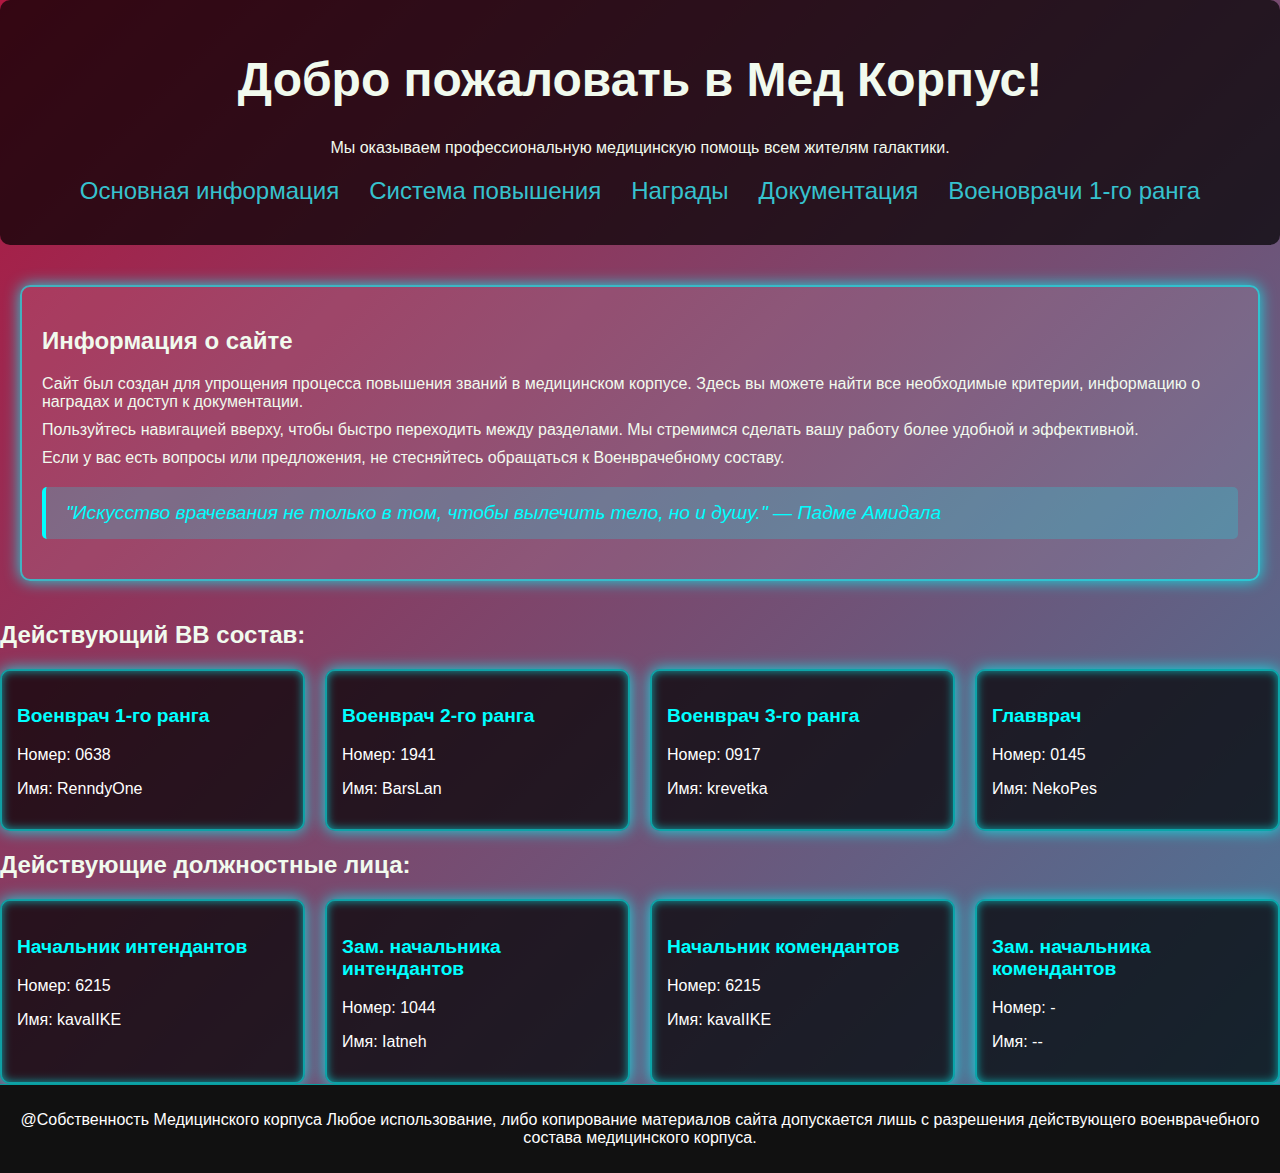
<file: index.html>
<!DOCTYPE html>
<html lang="ru">
<head>
    <meta charset="UTF-8">
    <meta name="viewport" content="width=device-width, initial-scale=1.0">
    <title>Главная страница</title>
    <link rel="stylesheet" href="static/style mobile.css">
    <link rel="stylesheet" href="static/styles.css">
    <style>
        /* Основной фон страницы */
        body {
            font-family: 'Arial', sans-serif;
            margin: 0;
            padding: 0;
            background: linear-gradient(135deg, #AF1740, #457b9d);
            color: #f1faee;
            display: flex;
            flex-direction: column;
            min-height: 100vh;
            animation: fadeIn 1s ease-out;
        }

        /* Анимация плавного появления */
        @keyframes fadeIn {
            from { opacity: 0; transform: translateY(20px); }
            to { opacity: 1; transform: translateY(0); }
        }
        
        /* Анимация масштабирования для модального окна */
        @keyframes scaleUp {
            from { transform: scale(0.8); opacity: 0; }
            to { transform: scale(1); opacity: 1; }
        }

        /* Заголовок и навигация */
        .header, .info, .footer, .quote {
            animation: fadeIn 1s ease-out;
        }

        .header {
            text-align: center;
            padding: 20px;
            background: rgba(0, 0, 0, 0.7);
            margin-bottom: 20px;
            border-radius: 10px;
        }

        .header h1 {
            font-size: 3rem;
            color: #f1faee;
        }

        nav {
            margin: 20px 0;
        }

        /* Навигационное меню */
        .nav-list {
            list-style: none;
            padding: 0;
            display: flex;
            justify-content: center;
        }

        .nav-list li {
            margin: 0 15px;
        }

        .nav-list a {
            color: #36C2CE;
            font-size: 1.5rem;
            text-decoration: none;
            transition: color 0.3s;
        }

        .nav-list a:hover {
            color: #f1faee;
        }

        /* Информационный блок */
        .info {
            background-color: rgba(255, 255, 255, 0.1);
            padding: 20px;
            border-radius: 10px;
            border: 2px solid rgba(0, 255, 255, 0.6);
            margin: 20px;
            box-shadow: 0 0 15px rgba(0, 255, 255, 0.8);
            animation: fadeIn 1.2s ease-out;
        }

        .info p {
            margin: 10px 0;
        }

        /* Стиль для цитаты */
        .quote {
            font-style: italic;
            color: #00ffff;
            background-color: rgba(0, 255, 255, 0.2);
            border-left: 4px solid #00ffff;
            padding: 15px 20px;
            margin: 20px 0;
            font-size: 1.2rem;
            border-radius: 5px;
            animation: fadeIn 1.4s ease-out;
        }

        /* Стили для секций-квадратов */
        .positions-container {
            display: flex;
            flex-wrap: wrap;
            gap: 20px;
            margin-top: 20px;
            animation: fadeIn 1.5s ease-out;
        }

        .position-box {
            background-color: rgba(0, 0, 0, 0.7);
            color: white;
            padding: 15px;
            flex: 1 1 250px;
            border-radius: 10px;
            box-shadow: 0 0 15px rgba(0, 255, 255, 0.8), inset 0 0 10px rgba(0, 255, 255, 0.6);
            border: 2px solid rgba(0, 255, 255, 0.6);
            transition: transform 0.3s, box-shadow 0.3s;
            cursor: pointer;
            animation: fadeIn 1.6s ease-out;
        }

        .position-box h3 {
            color: rgb(0, 255, 255);
            font-size: 1.2rem;
        }

        /* Эффект при наведении */
        .position-box:hover {
            transform: scale(1.05);
            box-shadow: 0 0 25px rgba(0, 255, 255, 1), inset 0 0 15px rgba(0, 255, 255, 0.8);
        }

        /* Модальное окно */
        .modal {
            display: none;
            position: fixed;
            z-index: 10;
            left: 0;
            top: 0;
            width: 100%;
            height: 100%;
            background-color: rgba(0, 0, 0, 0.8);
            justify-content: center;
            align-items: center;
        }

        .modal-content {
            background-color: #222;
            padding: 20px;
            border-radius: 10px;
            color: white;
            max-width: 400px;
            width: 80%;
            text-align: center;
            border: 2px solid rgba(0, 255, 255, 0.8);
            box-shadow: 0 0 15px rgba(0, 255, 255, 0.8);
            animation: scaleUp 0.4s ease-out;
        }

        .close-button {
            background-color: red;
            color: white;
            border: none;
            padding: 10px 20px;
            border-radius: 5px;
            cursor: pointer;
            font-size: 1rem;
            margin-top: 15px;
        }

        /* Футер */
        .footer {
            background-color: #111;
            color: #ffffff;
            text-align: center;
            padding: 10px 0;
            margin-top: auto;
            border-top: 1px solid rgba(0, 255, 255, 0.6);
        }

        /* Адаптивность */
        @media (max-width: 768px) {
            .large-font {
                font-size: 1.2rem;
            }
            .position-box {
                flex: 1 1 100%;
            }
            .modal-content {
                width: 90%;
            }
        }
    </style>
</head>
<body>
    <header class="header">
        <h1>Добро пожаловать в Мед Корпус!</h1>
        <p>Мы оказываем профессиональную медицинскую помощь всем жителям галактики.</p>
        <nav>
            <ul class="nav-list">
                <li><a href="main_info.html">Основная информация</a></li>
                <li><a href="upgrade_system.html">Система повышения</a></li>
                <li><a href="awards.html">Награды</a></li>
                <li><a href="documentation.html">Документация</a></li>
                <li><a href="military_doctors.html">Военоврачи 1-го ранга</a></li>
            </ul>
        </nav>
    </header>

    <section class="info">
        <h2>Информация о сайте</h2>
        <p class="large-font">Сайт был создан для упрощения процесса повышения званий в медицинском корпусе. Здесь вы можете найти все необходимые критерии, информацию о наградах и доступ к документации.</p>
        <p class="large-font">Пользуйтесь навигацией вверху, чтобы быстро переходить между разделами. Мы стремимся сделать вашу работу более удобной и эффективной.</p>
        <p class="large-font">Если у вас есть вопросы или предложения, не стесняйтесь обращаться к Военврачебному составу.</p>
        <blockquote class="quote">"Искусство врачевания не только в том, чтобы вылечить тело, но и душу." — Падме Амидала</blockquote>
    </section>

    <section class="duty-positions">
        <h2>Действующий ВВ состав:</h2>
        <div class="positions-container">
            <div class="position-box" onclick="openModal('Военврач 1-го ранга', 'Номер: 0638', 'Имя: RenndyOne', 'Начал играть с 2017 года, стоял на КМ 212 около полугода после чего снялся из-за разборок с Модроном, после перешел на 2 бз, где был в стаке МК на ВВ3, создал МК и ливнул с проекта. После несколько раз еще возвращался на проект, но все равно уходил. В один прекрасный апрельский день ему написал Dex с предложением вернуться на сервер после вайпа в КМД состав МК.')">
                <h3>Военврач 1-го ранга</h3>
                <p>Номер: 0638</p>
                <p>Имя: RenndyOne</p>
            </div>
            <div class="position-box" onclick="openModal('Военврач 2-го ранга', 'Номер: 1941', 'Имя: BarsLan', 'Начал играть с 2024 года, практически сразу вступил в ряды МК и начал проявлять свои навыки и смекалку. Очень быстро стал продвигаться по карьерной лестнице и встал на КМД должность.')">
                <h3>Военврач 2-го ранга</h3>
                <p>Номер: 1941</p>
                <p>Имя: BarsLan</p>
            </div>
            <div class="position-box" onclick="openModal('Военврач 3-го ранга', 'Номер: 0917', 'Имя: krevetka', 'это женщина, на этом все сказано.')">
                <h3>Военврач 3-го ранга</h3>
                <p>Номер: 0917</p>
                <p>Имя: krevetka</p>
            </div>
            <div class="position-box" onclick="openModal('Главврач', 'Номер: 0145', 'Имя: NekoPes', 'Начал в 2020 году, высоко не поднялся, был РПК 212 около года, забросил БЗ из-зав потери аккаунта. В 2022 вернулся на 1 БЗ, двинул в МК, параллельно 1 БЗ бегал на 2,  выше интерна не поднялся на 1, ушел с ЧСом в гвардию. На гвардейце посидел месяц, сняли, перешёл в тренера. В наёмниках нашел себя и совмещал их с 41 на 2 В данный момент поражен своими навыками в медицине и нахождением на командирском звании.  ')">
                <h3>Главврач</h3>
                <p>Номер: 0145</p>
                <p>Имя: NekoPes</p>
            </div>
        </section>
    
        <section class="duty-positions">
            <h2>Действующие должностные лица:</h2>
            <div class="positions-container">
                <div class="position-box" onclick="openModal('Начальник интендантов', 'Номер: 6215', 'Имя: kavaIIKE', 'Опытный начальник интендантов.')">
                    <h3>Начальник интендантов</h3>
                    <p>Номер: 6215</p>
                    <p>Имя: kavaIIKE</p>
                </div>
                <div class="position-box" onclick="openModal('Зам. начальника интендантов', 'Номер: 1044', 'Имя: Iatneh', 'Помощник начальника интендантов.')">
                    <h3>Зам. начальника интендантов</h3>
                    <p>Номер: 1044</p>
                    <p>Имя: Iatneh</p>
                </div>
                <div class="position-box" onclick="openModal('Начальник комендантов', 'Номер: 6215', 'Имя: kavaIIKE', 'Комендант с большим опытом.')">
                    <h3>Начальник комендантов</h3>
                    <p>Номер: 6215</p>
                    <p>Имя: kavaIIKE</p>
                </div>
                <div class="position-box" onclick="openModal('Зам. начальника комендантов', 'Номер: --', 'Имя: -', 'Нет информации о заме.')">
                    <h3>Зам. начальника комендантов</h3>
                    <p>Номер: -</p>
                    <p>Имя: --</p>
                </div>
            </div>
        </section>
    <div id="modal" class="modal">
        <div class="modal-content">
            <h2 id="modal-title"></h2>
            <p id="modal-number"></p>
            <p id="modal-name"></p>
            <p id="modal-info"></p>
            <button class="close-button" onclick="closeModal()">Закрыть</button>
        </div>
    </div>

    <footer class="footer">
        <p>@Собственность Медицинского корпуса
            Любое использование, либо копирование материалов сайта допускается лишь с разрешения действующего военврачебного состава медицинского корпуса.</p>
    </footer>

    <script>
        function openModal(title, number, name, info) {
            document.getElementById('modal-title').innerText = title;
            document.getElementById('modal-number').innerText = number;
            document.getElementById('modal-name').innerText = name;
            document.getElementById('modal-info').innerText = info;
            document.getElementById('modal').style.display = 'flex';
        }

        function closeModal() {
            document.getElementById('modal').style.display = 'none';
        }
    </script>
</body>
</html>
</file>
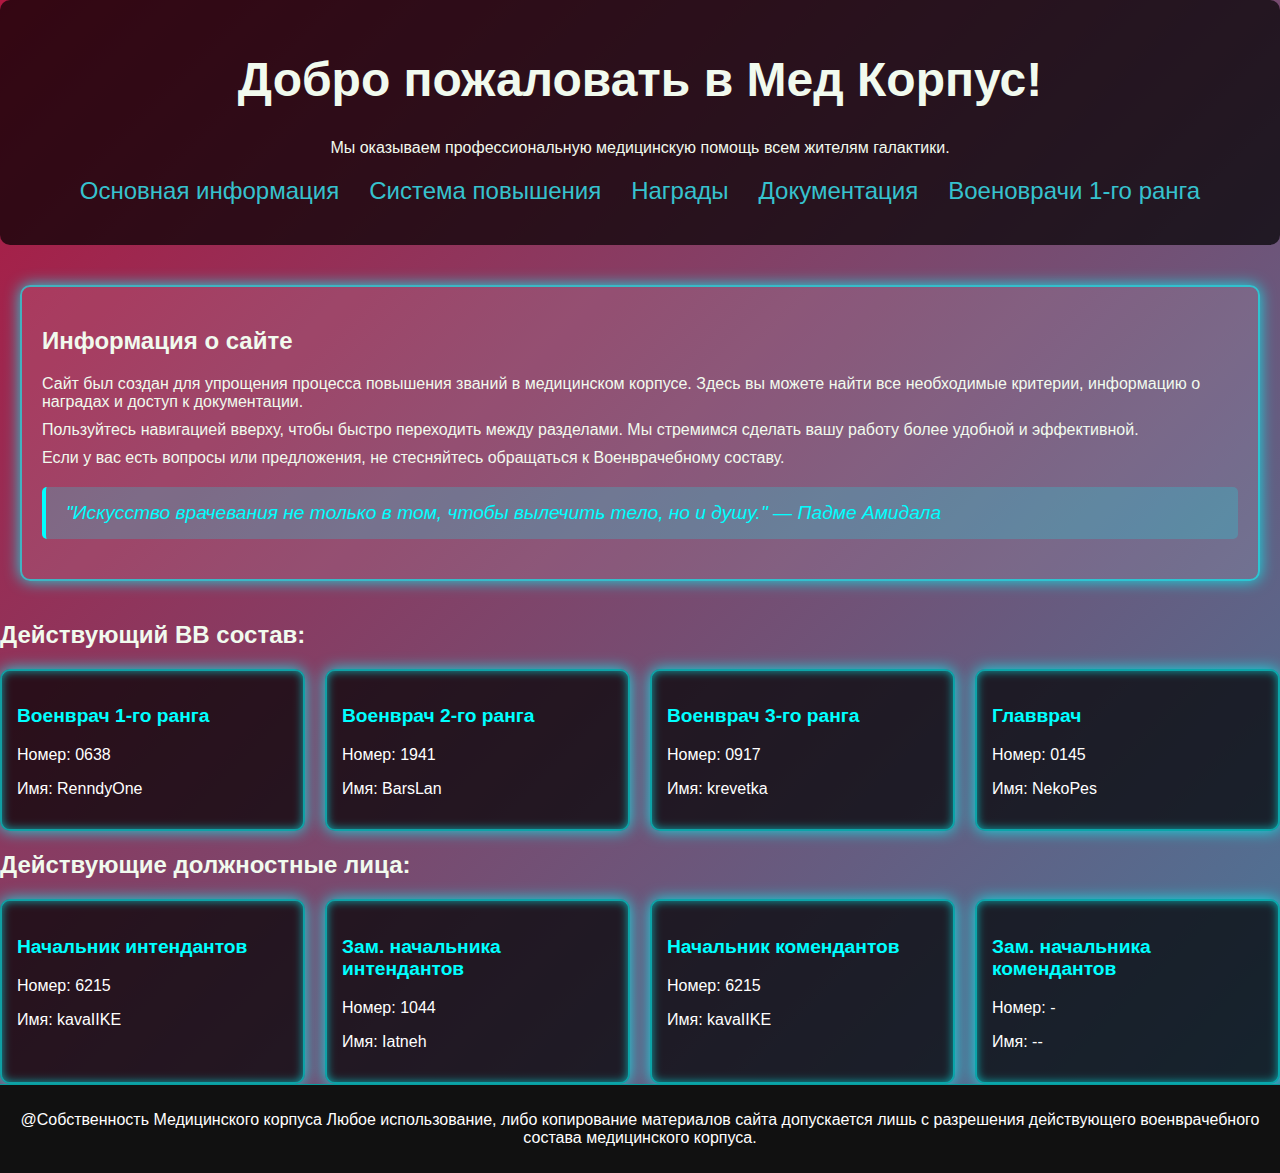
<file: templates/index.html>
<!DOCTYPE html>
<html lang="ru">
<head>
    <meta charset="UTF-8">
    <meta name="viewport" content="width=device-width, initial-scale=1.0">
    <title>Главная страница</title>
    <link rel="stylesheet" href="/static/style mobile.css">
    <link rel="stylesheet" href="/static/styles.css">
    <style>
        /* Основной фон страницы */
        body {
            font-family: 'Arial', sans-serif;
            margin: 0;
            padding: 0;
            background: linear-gradient(135deg, #AF1740, #457b9d);
            color: #f1faee;
            display: flex;
            flex-direction: column;
            min-height: 100vh;
            animation: fadeIn 1s ease-out;
        }

        /* Анимация плавного появления */
        @keyframes fadeIn {
            from { opacity: 0; transform: translateY(20px); }
            to { opacity: 1; transform: translateY(0); }
        }
        
        /* Анимация масштабирования для модального окна */
        @keyframes scaleUp {
            from { transform: scale(0.8); opacity: 0; }
            to { transform: scale(1); opacity: 1; }
        }

        /* Заголовок и навигация */
        .header, .info, .footer, .quote {
            animation: fadeIn 1s ease-out;
        }

        .header {
            text-align: center;
            padding: 20px;
            background: rgba(0, 0, 0, 0.7);
            margin-bottom: 20px;
            border-radius: 10px;
        }

        .header h1 {
            font-size: 3rem;
            color: #f1faee;
        }

        nav {
            margin: 20px 0;
        }

        /* Навигационное меню */
        .nav-list {
            list-style: none;
            padding: 0;
            display: flex;
            justify-content: center;
        }

        .nav-list li {
            margin: 0 15px;
        }

        .nav-list a {
            color: #36C2CE;
            font-size: 1.5rem;
            text-decoration: none;
            transition: color 0.3s;
        }

        .nav-list a:hover {
            color: #f1faee;
        }

        /* Информационный блок */
        .info {
            background-color: rgba(255, 255, 255, 0.1);
            padding: 20px;
            border-radius: 10px;
            border: 2px solid rgba(0, 255, 255, 0.6);
            margin: 20px;
            box-shadow: 0 0 15px rgba(0, 255, 255, 0.8);
            animation: fadeIn 1.2s ease-out;
        }

        .info p {
            margin: 10px 0;
        }

        /* Стиль для цитаты */
        .quote {
            font-style: italic;
            color: #00ffff;
            background-color: rgba(0, 255, 255, 0.2);
            border-left: 4px solid #00ffff;
            padding: 15px 20px;
            margin: 20px 0;
            font-size: 1.2rem;
            border-radius: 5px;
            animation: fadeIn 1.4s ease-out;
        }

        /* Стили для секций-квадратов */
        .positions-container {
            display: flex;
            flex-wrap: wrap;
            gap: 20px;
            margin-top: 20px;
            animation: fadeIn 1.5s ease-out;
        }

        .position-box {
            background-color: rgba(0, 0, 0, 0.7);
            color: white;
            padding: 15px;
            flex: 1 1 250px;
            border-radius: 10px;
            box-shadow: 0 0 15px rgba(0, 255, 255, 0.8), inset 0 0 10px rgba(0, 255, 255, 0.6);
            border: 2px solid rgba(0, 255, 255, 0.6);
            transition: transform 0.3s, box-shadow 0.3s;
            cursor: pointer;
            animation: fadeIn 1.6s ease-out;
        }

        .position-box h3 {
            color: rgb(0, 255, 255);
            font-size: 1.2rem;
        }

        /* Эффект при наведении */
        .position-box:hover {
            transform: scale(1.05);
            box-shadow: 0 0 25px rgba(0, 255, 255, 1), inset 0 0 15px rgba(0, 255, 255, 0.8);
        }

        /* Модальное окно */
        .modal {
            display: none;
            position: fixed;
            z-index: 10;
            left: 0;
            top: 0;
            width: 100%;
            height: 100%;
            background-color: rgba(0, 0, 0, 0.8);
            justify-content: center;
            align-items: center;
        }

        .modal-content {
            background-color: #222;
            padding: 20px;
            border-radius: 10px;
            color: white;
            max-width: 400px;
            width: 80%;
            text-align: center;
            border: 2px solid rgba(0, 255, 255, 0.8);
            box-shadow: 0 0 15px rgba(0, 255, 255, 0.8);
            animation: scaleUp 0.4s ease-out;
        }

        .close-button {
            background-color: red;
            color: white;
            border: none;
            padding: 10px 20px;
            border-radius: 5px;
            cursor: pointer;
            font-size: 1rem;
            margin-top: 15px;
        }

        /* Футер */
        .footer {
            background-color: #111;
            color: #ffffff;
            text-align: center;
            padding: 10px 0;
            margin-top: auto;
            border-top: 1px solid rgba(0, 255, 255, 0.6);
        }

        /* Адаптивность */
        @media (max-width: 768px) {
            .large-font {
                font-size: 1.2rem;
            }
            .position-box {
                flex: 1 1 100%;
            }
            .modal-content {
                width: 90%;
            }
        }
    </style>
</head>
<body>
    <header class="header">
        <h1>Добро пожаловать в Мед Корпус!</h1>
        <p>Мы оказываем профессиональную медицинскую помощь всем жителям галактики.</p>
        <nav>
            <ul class="nav-list">
                <li><a href="/templates/main_info.html">Основная информация</a></li>
                <li><a href="/templates/upgrade_system.html">Система повышения</a></li>
                <li><a href="/templates/awards.html">Награды</a></li>
                <li><a href="/templates/documentation.html">Документация</a></li>
                <li><a href="/templates/military_doctors.html">Военоврачи 1-го ранга</a></li>
            </ul>
        </nav>
    </header>

    <section class="info">
        <h2>Информация о сайте</h2>
        <p class="large-font">Сайт был создан для упрощения процесса повышения званий в медицинском корпусе. Здесь вы можете найти все необходимые критерии, информацию о наградах и доступ к документации.</p>
        <p class="large-font">Пользуйтесь навигацией вверху, чтобы быстро переходить между разделами. Мы стремимся сделать вашу работу более удобной и эффективной.</p>
        <p class="large-font">Если у вас есть вопросы или предложения, не стесняйтесь обращаться к Военврачебному составу.</p>
        <blockquote class="quote">"Искусство врачевания не только в том, чтобы вылечить тело, но и душу." — Падме Амидала</blockquote>
    </section>

    <section class="duty-positions">
        <h2>Действующий ВВ состав:</h2>
        <div class="positions-container">
            <div class="position-box" onclick="openModal('Военврач 1-го ранга', 'Номер: 0638', 'Имя: RenndyOne', 'Начал играть с 2017 года, стоял на КМ 212 около полугода после чего снялся из-за разборок с Модроном, после перешел на 2 бз, где был в стаке МК на ВВ3, создал МК и ливнул с проекта. После несколько раз еще возвращался на проект, но все равно уходил. В один прекрасный апрельский день ему написал Dex с предложением вернуться на сервер после вайпа в КМД состав МК.')">
                <h3>Военврач 1-го ранга</h3>
                <p>Номер: 0638</p>
                <p>Имя: RenndyOne</p>
            </div>
            <div class="position-box" onclick="openModal('Военврач 2-го ранга', 'Номер: 1941', 'Имя: BarsLan', 'Начал играть с 2024 года, практически сразу вступил в ряды МК и начал проявлять свои навыки и смекалку. Очень быстро стал продвигаться по карьерной лестнице и встал на КМД должность.')">
                <h3>Военврач 2-го ранга</h3>
                <p>Номер: 1941</p>
                <p>Имя: BarsLan</p>
            </div>
            <div class="position-box" onclick="openModal('Военврач 3-го ранга', 'Номер: 0917', 'Имя: krevetka', 'это женщина, на этом все сказано.')">
                <h3>Военврач 3-го ранга</h3>
                <p>Номер: 0917</p>
                <p>Имя: krevetka</p>
            </div>
            <div class="position-box" onclick="openModal('Главврач', 'Номер: 0145', 'Имя: NekoPes', 'Начал в 2020 году, высоко не поднялся, был РПК 212 около года, забросил БЗ из-зав потери аккаунта. В 2022 вернулся на 1 БЗ, двинул в МК, параллельно 1 БЗ бегал на 2,  выше интерна не поднялся на 1, ушел с ЧСом в гвардию. На гвардейце посидел месяц, сняли, перешёл в тренера. В наёмниках нашел себя и совмещал их с 41 на 2 В данный момент поражен своими навыками в медицине и нахождением на командирском звании.  ')">
                <h3>Главврач</h3>
                <p>Номер: 0145</p>
                <p>Имя: NekoPes</p>
            </div>
        </section>
    
        <section class="duty-positions">
            <h2>Действующие должностные лица:</h2>
            <div class="positions-container">
                <div class="position-box" onclick="openModal('Начальник интендантов', 'Номер: 6215', 'Имя: kavaIIKE', 'Опытный начальник интендантов.')">
                    <h3>Начальник интендантов</h3>
                    <p>Номер: 6215</p>
                    <p>Имя: kavaIIKE</p>
                </div>
                <div class="position-box" onclick="openModal('Зам. начальника интендантов', 'Номер: -', 'Имя: --', 'Помощник начальника интендантов.')">
                    <h3>Зам. начальника интендантов</h3>
                    <p>Номер: 1044</p>
                    <p>Имя: Iatneh</p>
                </div>
                <div class="position-box" onclick="openModal('Начальник комендантов', 'Номер: 6215', 'Имя: kavaIIKE', 'Комендант с большим опытом.')">
                    <h3>Начальник комендантов</h3>
                    <p>Номер: 6215</p>
                    <p>Имя: kavaIIKE</p>
                </div>
                <div class="position-box" onclick="openModal('Зам. начальника комендантов', 'Номер: --', 'Имя: -', 'Нет информации о заме.')">
                    <h3>Зам. начальника комендантов</h3>
                    <p>Номер: -</p>
                    <p>Имя: --</p>
                </div>
            </div>
        </section>
    <div id="modal" class="modal">
        <div class="modal-content">
            <h2 id="modal-title"></h2>
            <p id="modal-number"></p>
            <p id="modal-name"></p>
            <p id="modal-info"></p>
            <button class="close-button" onclick="closeModal()">Закрыть</button>
        </div>
    </div>

    <footer class="footer">
        <p>@Собственность Медицинского корпуса
            Любое использование, либо копирование материалов сайта допускается лишь с разрешения действующего военврачебного состава медицинского корпуса.</p>
    </footer>

    <script>
        function openModal(title, number, name, info) {
            document.getElementById('modal-title').innerText = title;
            document.getElementById('modal-number').innerText = number;
            document.getElementById('modal-name').innerText = name;
            document.getElementById('modal-info').innerText = info;
            document.getElementById('modal').style.display = 'flex';
        }

        function closeModal() {
            document.getElementById('modal').style.display = 'none';
        }
    </script>
</body>
</html>
</file>
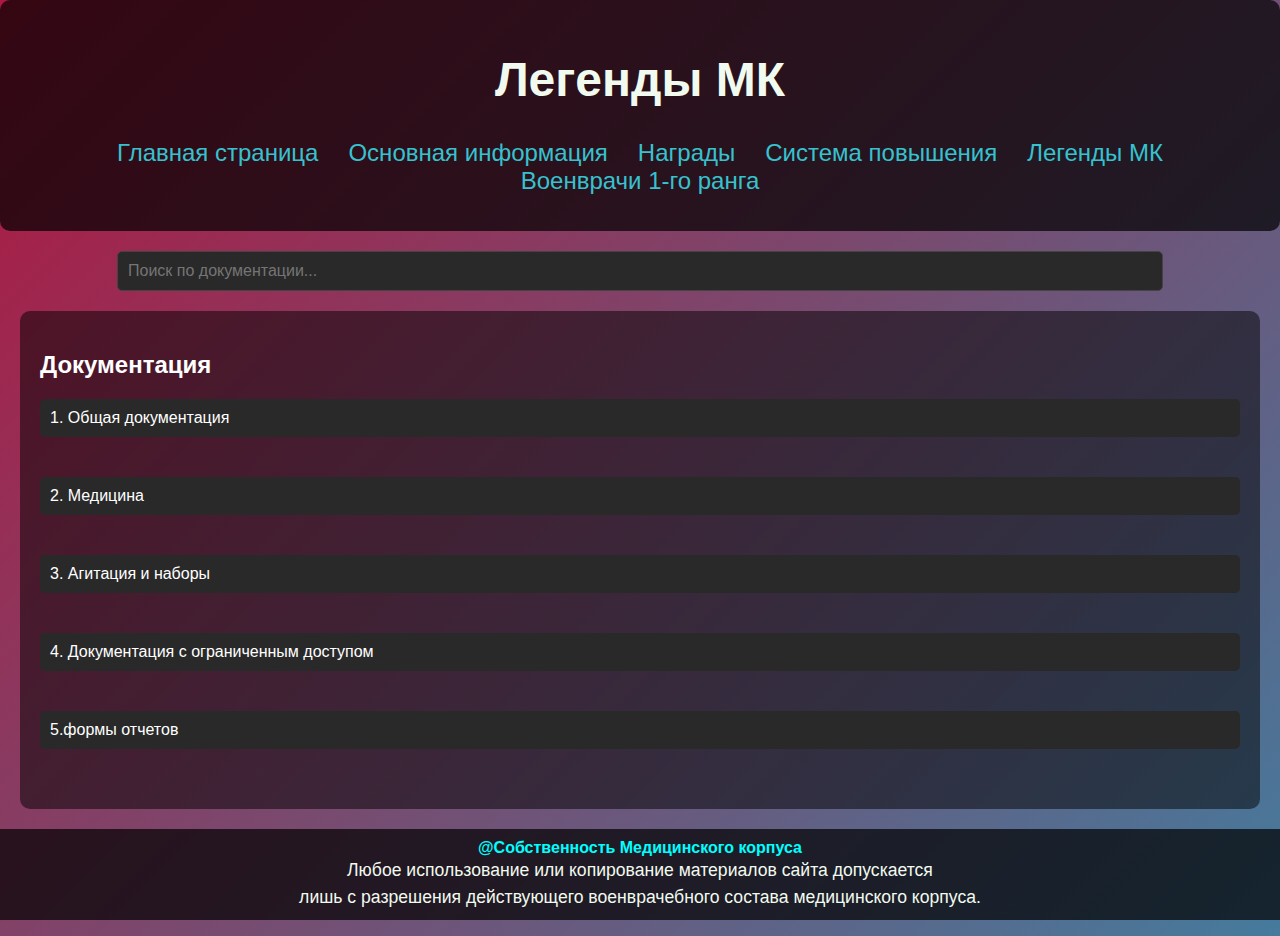
<file: documentation.html>
<!DOCTYPE html>
<html lang="ru">
<head>
    <meta charset="UTF-8">
    <meta name="viewport" content="width=device-width, initial-scale=1.0">
    <title>Документация</title>
    <link rel="stylesheet" href="static/style mobile.css">
    <link rel="stylesheet" href="static/styles.css">
    <style>
        /* Основной стиль страницы */
        body {
            background-color: #121212;
            color: #ffffff;
            font-family: 'Arial', sans-serif;
        }

        /* Анимация плавного появления */
        @keyframes fadeIn {
            from {
                opacity: 0;
                transform: translateY(20px);
            }
            to {
                opacity: 1;
                transform: translateY(0);
            }
        }

        /* Применение анимации для заголовка и навигации */
        .header, .footer-text, h1, h2 {
            animation: fadeIn 1s ease-out;
        }

        /* Анимация для заголовков секций и содержания */
        .section-header {
            cursor: pointer;
            background-color: #292929;
            padding: 10px;
            border-radius: 5px;
            margin: 10px 0;
            color: #ffffff;
            transition: background-color 0.3s;
            animation: fadeIn 1s ease-out 0.5s; /* Задержка для плавного появления */
        }

        .section-header:hover {
            background-color: #333333;
        }

        /* Плавное появление для самих секций */
        .section {
            max-height: 0;
            overflow: hidden;
            opacity: 0;
            padding: 0 20px;
            border-radius: 5px;
            margin: 20px 0;
            background-color: #1e1e1e;
            transition: max-height 0.5s ease, opacity 0.5s ease;
        }

        .section.open {
            max-height: 500px; /* Ограничение высоты при открытии */
            opacity: 1;
            padding: 20px; /* Появление отступа при раскрытии */
            animation: fadeIn 0.5s ease-out;
        }

        .footer-text {
            text-align: center;
            margin-top: 20px;
            color: #ffffff;
            animation: fadeIn 1s ease-out;
        }

        /* Ссылки с анимацией при наведении */
        .doc-link {
            color: #00bcd4;
            text-decoration: none;
            font-size: 1.2em;
            transition: color 0.3s;
            animation: fadeIn 1s ease-out;
        }

        .doc-link:hover {
            color: #ffffff;
            text-decoration: underline;
        }

        /* Поле для поиска с плавным появлением */
        .search-container {
            margin: 20px 0;
            text-align: center;
            animation: fadeIn 1s ease-out 0.2s;
        }

        .search-input {
            padding: 10px;
            font-size: 1em;
            width: 80%;
            border-radius: 5px;
            border: 1px solid #444;
            background-color: #292929;
            color: #ffffff;
        }
    </style>
</head>
<body>
    <header class="header">
        <h1>Легенды МК</h1>
        <nav>
            <ul class="nav-list">
                <li><a href="index.html">Главная страница</a></li>
                <li><a href="main_info.html">Основная информация</a></li>
                <li><a href="awards.html">Награды</a></li>
                <li><a href="upgrade_system.html">Система повышения</a></li>
                <li><a href="Легенди МК.html">Легенды МК</a></li>
                <li><a href="military_doctors.html">Военврачи 1-го ранга</a></li>
            </ul>
        </nav>
    </header>

    <!-- Поле для поиска -->
    <div class="search-container">
        <input type="text" id="searchInput" class="search-input" placeholder="Поиск по документации..." onkeyup="searchDocs()">
    </div>

    <section class="info">
        <h2>Документация</h2>
        
        <div class="section-header" onclick="toggleSection('general-doc')">1. Общая документация</div>
        <div id="general-doc" class="section">
            <ul>
                <li><a class="doc-link" href="https://drive.google.com/open?id=1Xx-m5UyT4gi0Dx95Rsk-BM68A4_-GLWZJKsI8VXk728&usp=drive_copy" target="_blank">Экскурсия за базой</a></li>
                <li><a class="doc-link" href="https://drive.google.com/open?id=1BD3K4WmyBxa_IYgJNLVlQE2ob6k-5xu6-uziS3ydUD8&usp=drive_copy" target="_blank">Устав Медицинского Корпуса</a></li>
                <li><a class="doc-link" href="https://drive.google.com/open?id=1OnLPci_9Q-HRZiqZAMBba2KDVhmtXCEZOPW_PU7cMYs&usp=drive_copy" target="_blank">Устав комендатуры Медицинского корпуса</a></li>
                <li><a class="doc-link" href="https://docs.google.com/document/d/1RyjfYB0pzzyNdQV82Dul_UWdU0F9BmCCpr5cDPEQq6A/edit?tab=t.0#heading=h.v170bhqmi85u" target="_blank">Устав Интендантов МК</a></li>
                <li><a class="doc-link" href="https://drive.google.com/open?id=1pbGgqE1YKzE_OepmmZd0Di4kMCYg79lAJCT2egwkTdE&usp=drive_copy" target="_blank">Тренировки Медицинского Корпуса</a></li>
                <li><a class="doc-link" href="https://drive.google.com/open?id=1rfobztXYg4k9uhiaLodwiDeZhW_PEVsIz5J-b0LDT6M&usp=drive_copy" target="_blank">Таблица состава МК</a></li>
                <li><a class="doc-link" href="https://drive.google.com/open?id=10cSs5e8jn8klFDxGq3cEeVoou54MI2P3FtDmssmMVOs&usp=drive_copy" target="_blank">Положение о санитарной деятельности Медицинского корпуса</a></li>
                <li><a class="doc-link" href="https://drive.google.com/open?id=1rHmTFp_-DSuqVreBj0z56fSKjdob9acb&usp=drive_copy" target="_blank">Военно-полевой госпиталь</a></li>
                <li><a class="doc-link" href="https://drive.google.com/open?id=1cJiO8lbGv4Qn8b1ZpARiHzZQCrmREkCCT50IcdVxBGk&usp=drive_copy" target="_blank">Положение Дежурной Службы</a></li>
                <li><a class="doc-link" href="https://drive.google.com/open?id=1pf2EpvjnGt7nQ9-BU_vDlBXrRCZd68Gpu_TJsXBSty4&usp=drive_copy" target="_blank">Обучающая программа для кадетов О.П.Д.К.</a></li>
                <li><a class="doc-link" href="https://drive.google.com/open?id=1upf5D9SJ0bIjOFT58tOCF7skhlHQo-l4k9povE3QwLE&usp=drive_copy" target="_blank">Вопросы для психологической проверки</a></li>
                <li><a class="doc-link" href="https://drive.google.com/open?id=1-ndUAfGjQozgaZO8xlToUv8PKViAMyjKnzWLxLQT1NE&usp=drive_copy" target="_blank">Нештатные ситуации и действия при объявлении.</a></li>
                <li><a class="doc-link" href="https://docs.google.com/spreadsheets/d/1fQC7PLNfqzhigCABok96N9M1mTSHebf-TAUljrs2I8s/edit?gid=108221883#gid=108221883" target="_blank">Вооружение Медицинского Корпуса.</a></li>
                <li><a class="doc-link" href="https://docs.google.com/document/d/1AtK1hQYzjfyIGI73EbuA9cr4-i-jqTVhzoHAb7qhjkI/edit?tab=t.0" target="_blank">Полевой отдел Медицинского корпуса.</a></li>
                <li><a class="doc-link" href="https://docs.google.com/document/d/1sTASLnnrRcIDs7oZYvGq83wosbpMt5ba7R2IQ1lcX8c/edit?tab=t.0#heading=h.ab9z43ilx05b" target="_blank">Медицинское снаряжение</a></li>
            </ul>
        </div>
        
        <div class="section-header" onclick="toggleSection('medicine-doc')">2. Медицина</div>
        <div id="medicine-doc" class="section">
            <ul>
                <li><a class="doc-link" href="https://drive.google.com/open?id=1IQlptyyYtwXLWaaMhfglzajZeA4LbkK2hF4niDeHQBA&usp=drive_copy" target="_blank">Рецепты</a></li>
                <li><a class="doc-link" href="https://drive.google.com/open?id=15s6A9y9NjS9vJE1kyPrgmXFO77BZBYLplpC1du3f4OY&usp=drive_copy" target="_blank">Регламент Мед.карт</a></li>
                <li><a class="doc-link" href="https://docs.google.com/document/d/19p67LeH7TQlE24csNPhWL7BKE44QPmui/edit#heading=h.p0rdia1fmwhv" target="_blank">Стационарка</a></li>
                <li><a class="doc-link" href="https://drive.google.com/open?id=1AOFrFGPlbImwWLjZTsTCt6X7DEGNQCLXlkXkwfcbNDc&usp=drive_copy" target="_blank">КОМ</a></li>
                <li><a class="doc-link" href="https://drive.google.com/open?id=1cTX9w_KwELyjdqqWMkKmvZCBx-Sry8t9i9aP_Bc4mSM&usp=drive_copy" target="_blank">Альманах</a></li>
                <li><a class="doc-link" href="https://docs.google.com/document/d/1Z0WKdpM3kayM41C3dHJjxHKXqFzUlz3L6b8qA3-aakY/edit?tab=t.0" target="_blank">Краткий курс стоматологии</a></li>
                <li><a class="doc-link" href="https://docs.google.com/document/d/1D--t8pctYuw8GeL7mGuxIZaB-rzni7imFVmqd_ngdZA/edit?tab=t.0" target="_blank">МЕвПО</a></li>
                <li><a class="doc-link" href="https://docs.google.com/document/d/1VPgrriuhiwDqTeIpuZ4WGSkf2mTI3scT66W7lyBgnjI/edit?tab=t.0#heading=h.alxqdjb7v11hz" target="_blank">Внеплановый медицинский осмотр</a></li>
            </ul>
        </div>

        <div class="section-header" onclick="toggleSection('recruitment-doc')">3. Агитация и наборы</div>
        <div id="recruitment-doc" class="section">
            <ul>
                <li><a class="doc-link" href="https://drive.google.com/open?id=1HWLwXZYfvmork-58t3XWY5AiSVnoIOeQIbFfKtDktF8&usp=drive_copy" target="_blank">Собеседование</a></li>
                <li><a class="doc-link" href="https://drive.google.com/open?id=1IG7ASHZKHrQKfRxQsxD11ZdNS7YwuP6D6HNoagP0sfc&usp=drive_copy" target="_blank">Регламент агитация и наборов</a></li>
                <li><a class="doc-link" href="https://drive.google.com/open?id=1HVONSOSZdGTmlyEP7c3vnMe1mPqBsHUjUQzLGqMHLEE&usp=drive_copy" target="_blank">Вступительное ознакомление</a></li>

            </ul>
        </div>

        <div class="section-header" onclick="toggleSection('restricted-doc')">4. Документация с ограниченным доступом</div>
        <div id="restricted-doc" class="section">
            <ul>
                <li><a class="doc-link" href="https://docs.google.com/document/d/1x_cD6xriq04Ak1ZFnM6tAEcIAmQF9f-AH4izQ1Z5ob0/edit#heading=h.j3n1ffvar5ax" target="_blank">Командование отрядом</a></li>
                <li><a class="doc-link" href="https://docs.google.com/document/d/1cYyPBRrfsnsSNJhh3vw1w3J8PD_m-OV63hzDdmnAQ4Y/edit#heading=h.adnnxhgnustk" target="_blank">Распределение и командование отрядом</a></li>
                <li><a class="doc-link" href="https://docs.google.com/document/d/1oaElQlp0LOG6MQnXlEVZ6yaoGO-BEhty3AY7xKQ1QNY/edit" target="_blank">Курс ординатуры</a></li>
                <li><a class="doc-link" href="https://docs.google.com/document/d/18nXwJ0Yz3o42JxxiTS91WH2VYERrqAEZTQNxm_Wvflo/edit?tab=t.0" target="_blank">Курс Интернатуры</a></li>
                <li><a class="doc-link" href="https://docs.google.com/document/d/1qwQvZiX32uBN2s0sAhFqozErVAT91rrIaR8rI1eRHAo/edit" target="_blank">Курс Военфельдшера</a></li>
                <li><a class="doc-link" href="https://docs.google.com/document/d/1dZn3FdcjCcO1fPopozWBV-csRZmeWuFiiJXmN_56vPo/edit?pli=1&tab=t.0#heading=h.un5s17edopf0" target="_blank">Курс Бакалавра</a></li>
                <li><a class="doc-link" href="https://docs.google.com/document/d/1X-1h-Jc9Y7fsg8l3EiJ5Hkt4ftIBbZllw-_VF0mzK64/edit" target="_blank">Проверка на дефектность</a></li>
                <li><a class="doc-link" href="https://docs.google.com/spreadsheets/d/11TN5HK96d0soqql8rxklGqEVuxJ7PL2-oa_LZ52WX_k/edit?gid=0#gid=0" target="_blank">База данных почт МК</a></li>
            </ul>
            
         
                    
        </div>

        <div class="section-header" onclick="toggleSection('reports-doc')">5.формы отчетов</div>
<div id="reports-doc" class="section">
    <ul>
        <li><a class="doc-link" href="https://docs.google.com/forms/d/e/1FAIpQLSfxKaMEmxxMqS1sJDE0tpEdiCBPwXZ7E7S5fvoYxe3mLr7b8w/viewform" target="_blank">Форма запроса на Отпуск</a></li>
        <li><a class="doc-link" href="https://docs.google.com/forms/d/e/1FAIpQLSczK8dSZf9V99xw9-LOhVuGVJBNR3nacq46bTym8V7huv_u1g/viewform" target="_blank">Форма отчетов Взысканий</a></li>
        <li><a class="doc-link" href="https://docs.google.com/forms/d/e/1FAIpQLScKEKQeNkis_jh1QrHcEP1KxtsCBup3FDHLAyeQWHRv6C-RVw/viewform" target="_blank">Форма отчетов Мед.Карт</a></li>
        <li><a class="doc-link" href="https://docs.google.com/forms/d/e/1FAIpQLSeAmig6N6l74tn2oB7zYvsruuMiJN2R6G0hsdmcU52CylA-Lw/viewform" target="_blank">Форма отчетов Дежурства</a></li>
        <li><a class="doc-link" href="https://docs.google.com/forms/d/e/1FAIpQLSdgul26tVM08jjFOHEoe5EGl2Ux6ztLd4lTyC7EThgl40unAg/viewform" target="_blank">Форма отчетов Мед.Деятельности</a></li>
        <li><a class="doc-link" href="https://docs.google.com/forms/d/e/1FAIpQLSdVxZkv6bYYrXXeqoUIg2IgWkaN1uGLrocE_mpCRlh9IdCuww/viewform" target="_blank">Форма отчетов Тренировок</a></li>
        <li><a class="doc-link" href="https://docs.google.com/forms/d/e/1FAIpQLSeh0cTV9iMFDHft10itNJFjF7yEK6TKQOszk0oMukXdalanbg/viewform" target="_blank">Форма отчетов Спец.Операций</a></li>
        <li><a class="doc-link" href="https://docs.google.com/forms/d/e/1FAIpQLScspE50ZX6755ClaJZnW2_ppX1-EF8nWUbd4uP_iPJnE5Q4jQ/viewform" target="_blank">Форма отчетов Лекций/Зачетов/Практик</a></li>
        <li><a class="doc-link" href="https://discordapp.com/channels/1223559161846042694/1225727334301171724/1290737174236364801" target="_blank">Форма Предложений</a></li>
        <li><a class="doc-link" href="https://discordapp.com/channels/1223559161846042694/1225855483341045841/1290737806393606185" target="_blank">Форма Рекомендаций</a></li>
        <li><a class="doc-link" href="https://discordapp.com/channels/1223559161846042694/1296934640371634176/1296935485356113993" target="_blank">Форма Дефектности</a></li>
    </ul>
</div>

    </section>

    <footer class="footer">
        <p class="footer-text">
            <span style="font-weight: bold; color: #00ffff;">@Собственность Медицинского корпуса</span><br>
            <span style="font-size: 1.1rem; line-height: 1.5; color: #f1faee;">Любое использование или копирование материалов сайта допускается<br>лишь с разрешения действующего военврачебного состава медицинского корпуса.</span>
        </p>
    </footer>

    <script>
        function toggleSection(sectionId) {
            const section = document.getElementById(sectionId);
            section.classList.toggle('open');
        }

        function searchDocs() {
            const input = document.getElementById('searchInput').value.toLowerCase();
            const links = document.querySelectorAll('.doc-link');
            const sections = document.querySelectorAll('.section');

            sections.forEach(section => {
                let hasMatch = false;
                const linksInSection = section.querySelectorAll('.doc-link');
                
                linksInSection.forEach(link => {
                    const text = link.textContent.toLowerCase();
                    if (text.includes(input)) {
                        link.parentElement.style.display = '';
                        hasMatch = true;
                    } else {
                        link.parentElement.style.display = 'none';
                    }
                });

                // Автоматическое раскрытие секции, если в ней есть совпадения
                if (hasMatch) {
                    section.classList.add('open');
                } else {
                    section.classList.remove('open');
                }
            });
        }
    </script>
</body>
</html>
</file>
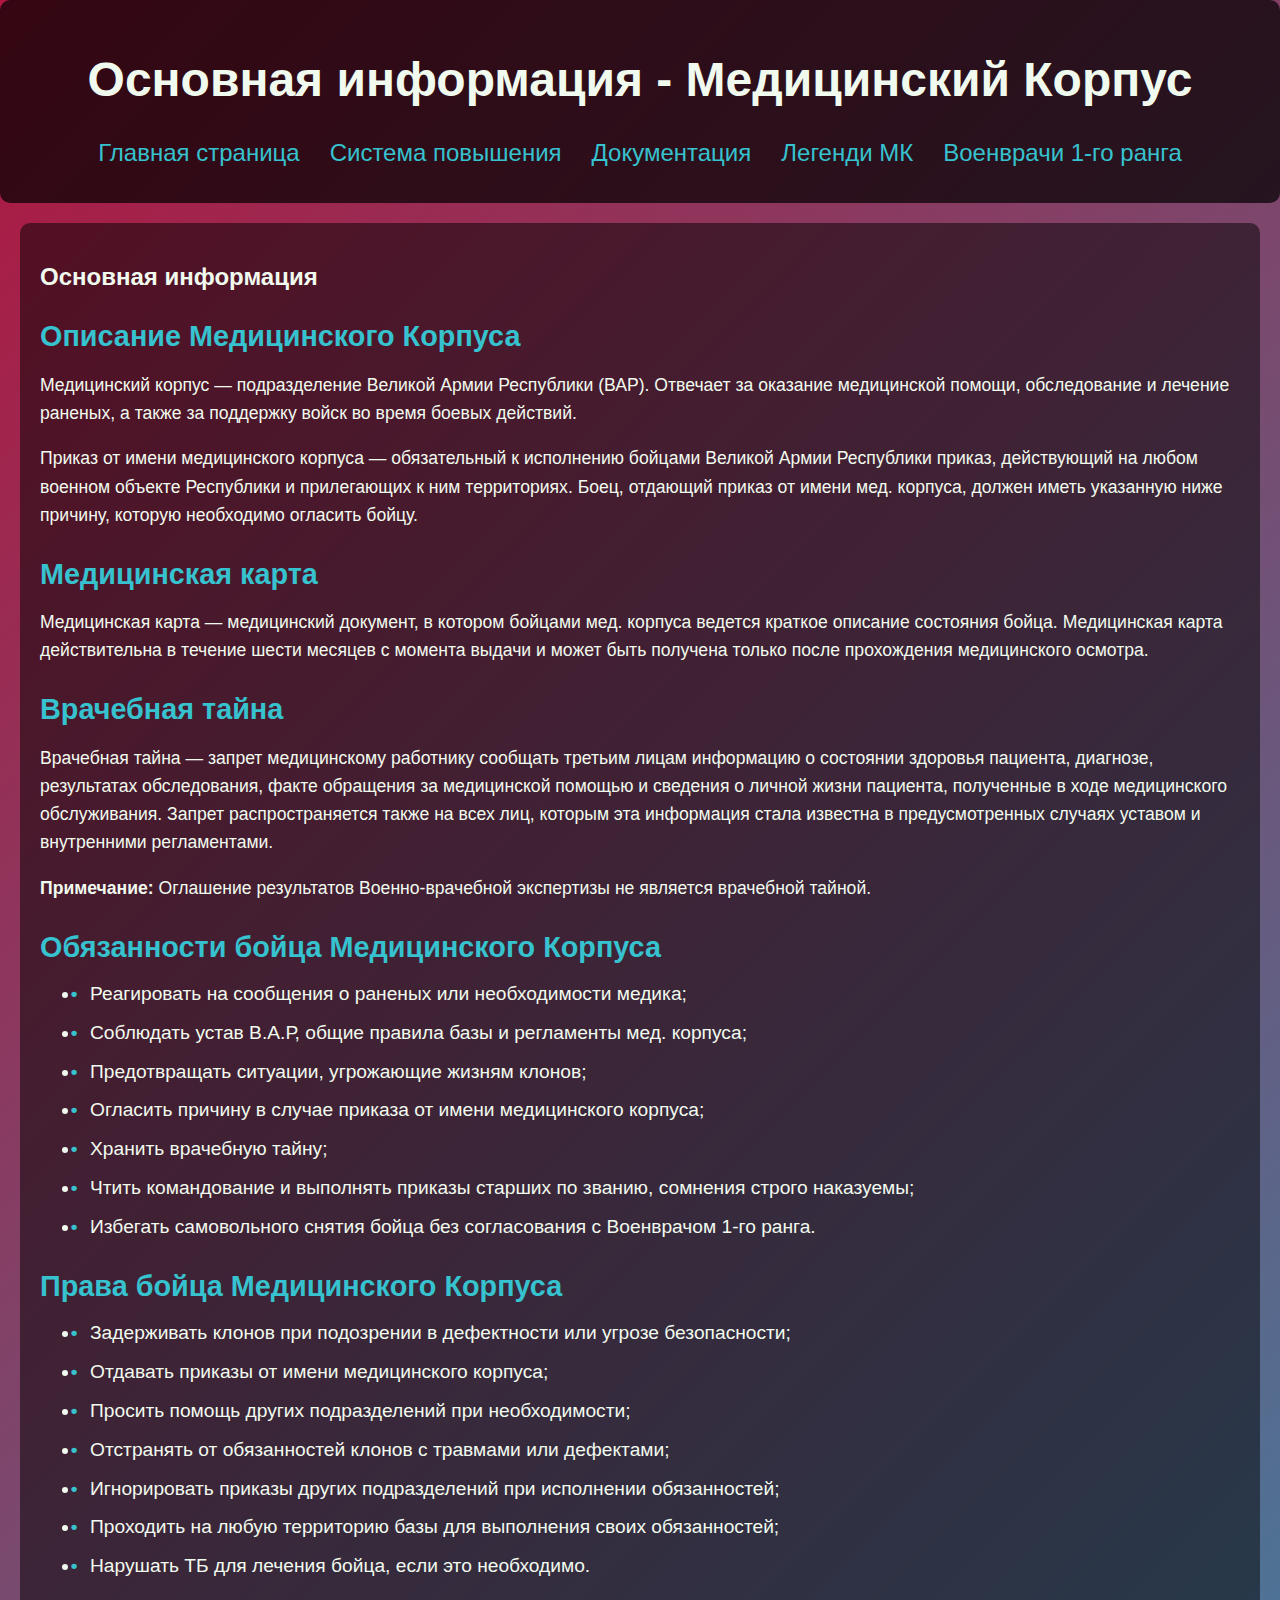
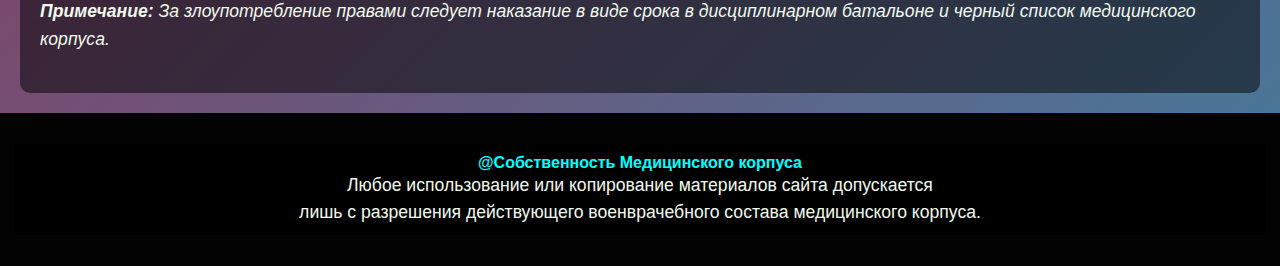
<file: main_info.html>
<!DOCTYPE html>
<html lang="ru">
<head>
    <meta charset="UTF-8">
    <meta name="viewport" content="width=device-width, initial-scale=1.0">
    <title>Основная информация - Медицинский Корпус</title>
    <link rel="stylesheet" href="static/style mobile.css">
    <link rel="stylesheet" href="static/styles.css">
    <style>
        /* Основной фон страницы */
        body {
            font-family: 'Arial', sans-serif;
            margin: 0;
            padding: 0;
            background: linear-gradient(135deg, #AF1740, #457b9d);
            color: #f1faee;
        }

        /* Анимация для плавного появления */
        @keyframes fadeIn {
            from {
                opacity: 0;
                transform: translateY(-20px);
            }
            to {
                opacity: 1;
                transform: translateY(0);
            }
        }

        /* Анимация заголовка и навигации */
        .header h1 {
            font-size: 3rem;
            color: #f1faee;
            animation: fadeIn 1s ease-in-out;
        }

        /* Анимация пунктов меню */
        .nav-list {
            list-style: none;
            padding: 0;
            display: flex;
            justify-content: center;
        }

        .nav-list li {
            margin: 0 15px;
            animation: fadeIn 1.2s ease-in-out;
        }

        .nav-list a {
            color: #36C2CE;
            font-size: 1.5rem;
            text-decoration: none;
        }

        /* Анимация для секций */
        .section-container {
            margin-bottom: 20px;
            animation: fadeIn 1.5s ease;
        }

        /* Анимация для элементов списка обязанностей */
        .info-list li {
            font-size: 1.2rem;
            line-height: 1.5;
            padding-left: 10px;
            position: relative;
            margin-bottom: 10px;
            animation: fadeIn 1.8s ease;
        }

        /* Стиль для точек перед элементами списка */
        .info-list li::before {
            content: "•";
            color: #36C2CE;
            font-weight: bold;
            display: inline-block;
            width: 1em;
            margin-left: -1em;
        }

        /* Прочие стили */
        .header {
            text-align: center;
            padding: 20px;
            background: rgba(0, 0, 0, 0.7);
            margin-bottom: 20px;
            border-radius: 10px;
        }

        .info {
            padding: 20px;
            background: rgba(0, 0, 0, 0.5);
            margin: 20px;
            border-radius: 10px;
        }

        .section-container h3 {
            color: #36C2CE;
            font-size: 1.8rem;
            margin-bottom: 10px;
        }

        .section-container p {
            font-size: 1.1rem;
            line-height: 1.6;
            margin-bottom: 10px;
        }

        .note {
            font-size: 1rem;
            color: #f1faee;
            font-style: italic;
            margin-top: 10px;
        }

        footer {
            text-align: center;
            padding: 15px;
            background-color: #030303;
            color: #f1faee;
            font-size: 14px;
        }
    </style>
</head>
<body>
    <div class="header">
        <h1>Основная информация - Медицинский Корпус</h1>
        <nav>
            <ul class="nav-list">
                <li><a href="index.html">Главная страница</a></li>
                <li><a href="upgrade_system.html">Система повышения</a></li>
                <li><a href="documentation.html">Документация</a></li>
                <li><a href="Легенди МК.html">Легенди МК</a></li>
                <li><a href="military_doctors.html">Военврачи 1-го ранга</a></li>
            </ul>
        </nav>
    </div>

    <div class="info">
        <h2>Основная информация</h2>
        
        <section class="section-container">
            <h3>Описание Медицинского Корпуса</h3>
            <p>Медицинский корпус — подразделение Великой Армии Республики (ВАР). Отвечает за оказание медицинской помощи, обследование и лечение раненых, а также за поддержку войск во время боевых действий.</p>
            <p>Приказ от имени медицинского корпуса — обязательный к исполнению бойцами Великой Армии Республики приказ, действующий на любом военном объекте Республики и прилегающих к ним территориях. Боец, отдающий приказ от имени мед. корпуса, должен иметь указанную ниже причину, которую необходимо огласить бойцу.</p>
        </section>

        <section class="section-container">
            <h3>Медицинская карта</h3>
            <p>Медицинская карта — медицинский документ, в котором бойцами мед. корпуса ведется краткое описание состояния бойца. Медицинская карта действительна в течение шести месяцев с момента выдачи и может быть получена только после прохождения медицинского осмотра.</p>
        </section>

        <section class="section-container">
            <h3>Врачебная тайна</h3>
            <p>Врачебная тайна — запрет медицинскому работнику сообщать третьим лицам информацию о состоянии здоровья пациента, диагнозе, результатах обследования, факте обращения за медицинской помощью и сведения о личной жизни пациента, полученные в ходе медицинского обслуживания. Запрет распространяется также на всех лиц, которым эта информация стала известна в предусмотренных случаях уставом и внутренними регламентами.</p>
            <p><strong>Примечание:</strong> Оглашение результатов Военно-врачебной экспертизы не является врачебной тайной.</p>
        </section>

        <section class="section-container">
            <h3>Обязанности бойца Медицинского Корпуса</h3>
            <ul class="info-list">
                <li>Реагировать на сообщения о раненых или необходимости медика;</li>
                <li>Соблюдать устав В.А.Р, общие правила базы и регламенты мед. корпуса;</li>
                <li>Предотвращать ситуации, угрожающие жизням клонов;</li>
                <li>Огласить причину в случае приказа от имени медицинского корпуса;</li>
                <li>Хранить врачебную тайну;</li>
                <li>Чтить командование и выполнять приказы старших по званию, сомнения строго наказуемы;</li>
                <li>Избегать самовольного снятия бойца без согласования с Военврачом 1-го ранга.</li>
            </ul>
        </section>

        <section class="section-container">
            <h3>Права бойца Медицинского Корпуса</h3>
            <ul class="info-list">
                <li>Задерживать клонов при подозрении в дефектности или угрозе безопасности;</li>
                <li>Отдавать приказы от имени медицинского корпуса;</li>
                <li>Просить помощь других подразделений при необходимости;</li>
                <li>Отстранять от обязанностей клонов с травмами или дефектами;</li>
                <li>Игнорировать приказы других подразделений при исполнении обязанностей;</li>
                <li>Проходить на любую территорию базы для выполнения своих обязанностей;</li>
                <li>Нарушать ТБ для лечения бойца, если это необходимо.</li>
            </ul>
            <p class="note"><strong>Примечание:</strong> За злоупотребление правами следует наказание в виде срока в дисциплинарном батальоне и черный список медицинского корпуса.</p>
        </section>
    </div>

    <footer class="footer">
        <p class="footer-text">
            <span style="font-weight: bold; color: #00ffff;">@Собственность Медицинского корпуса</span><br>
            <span style="font-size: 1.1rem; line-height: 1.5; color: #f1faee;">Любое использование или копирование материалов сайта допускается<br>лишь с разрешения действующего военврачебного состава медицинского корпуса.</span>
        </p>
    </footer>
</body>
</html>
</file>
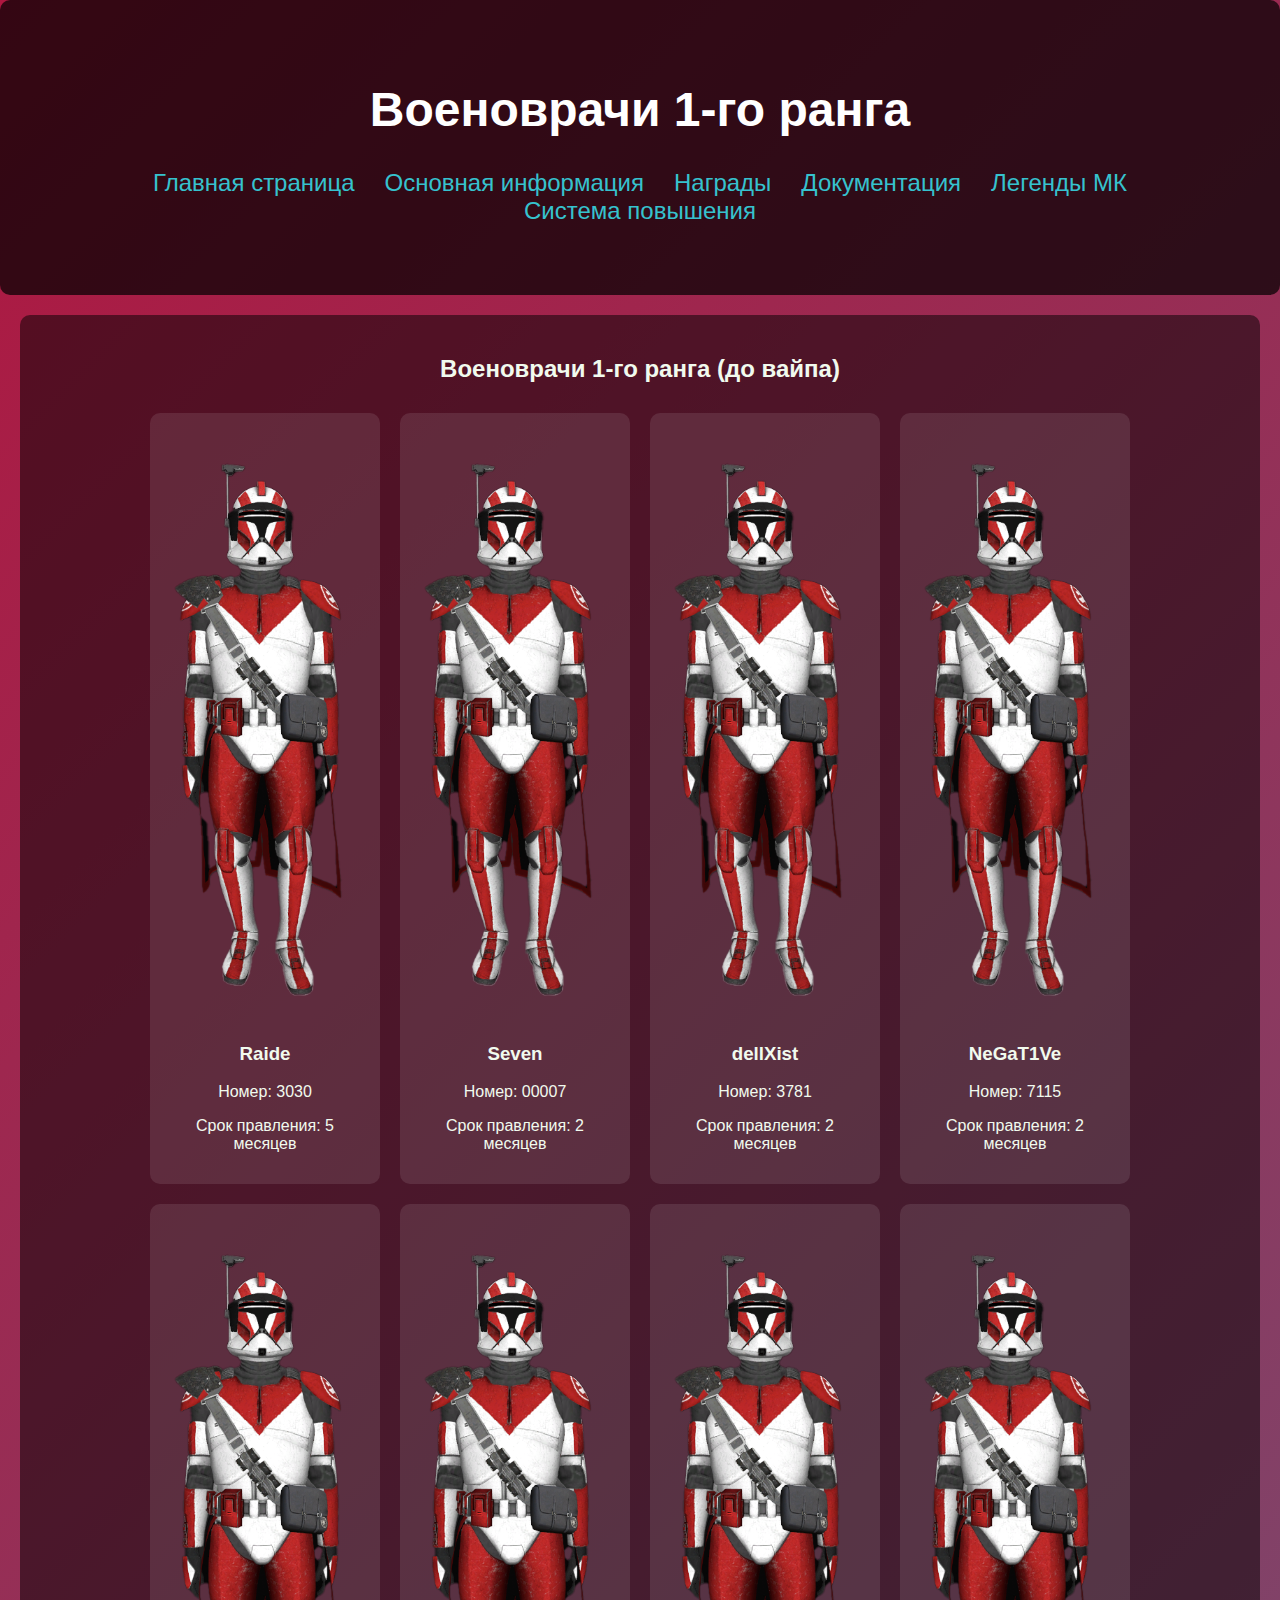
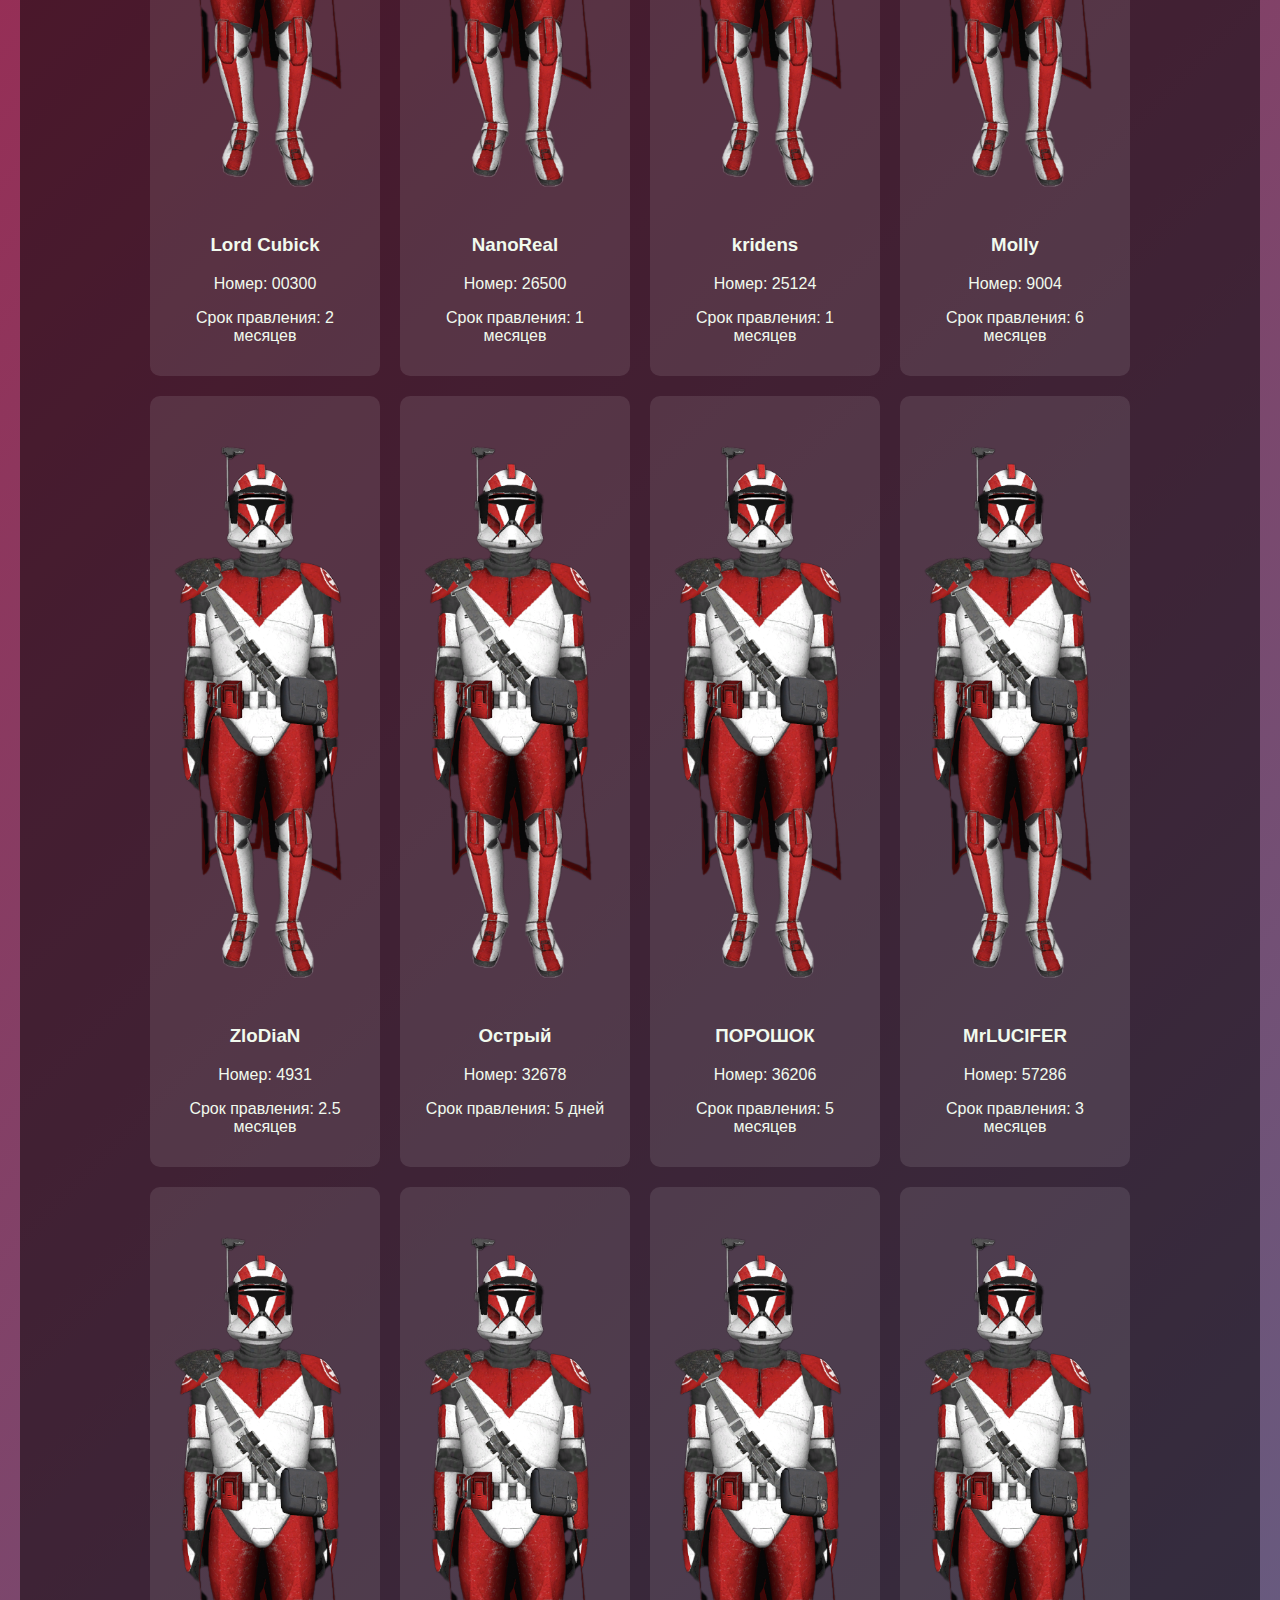
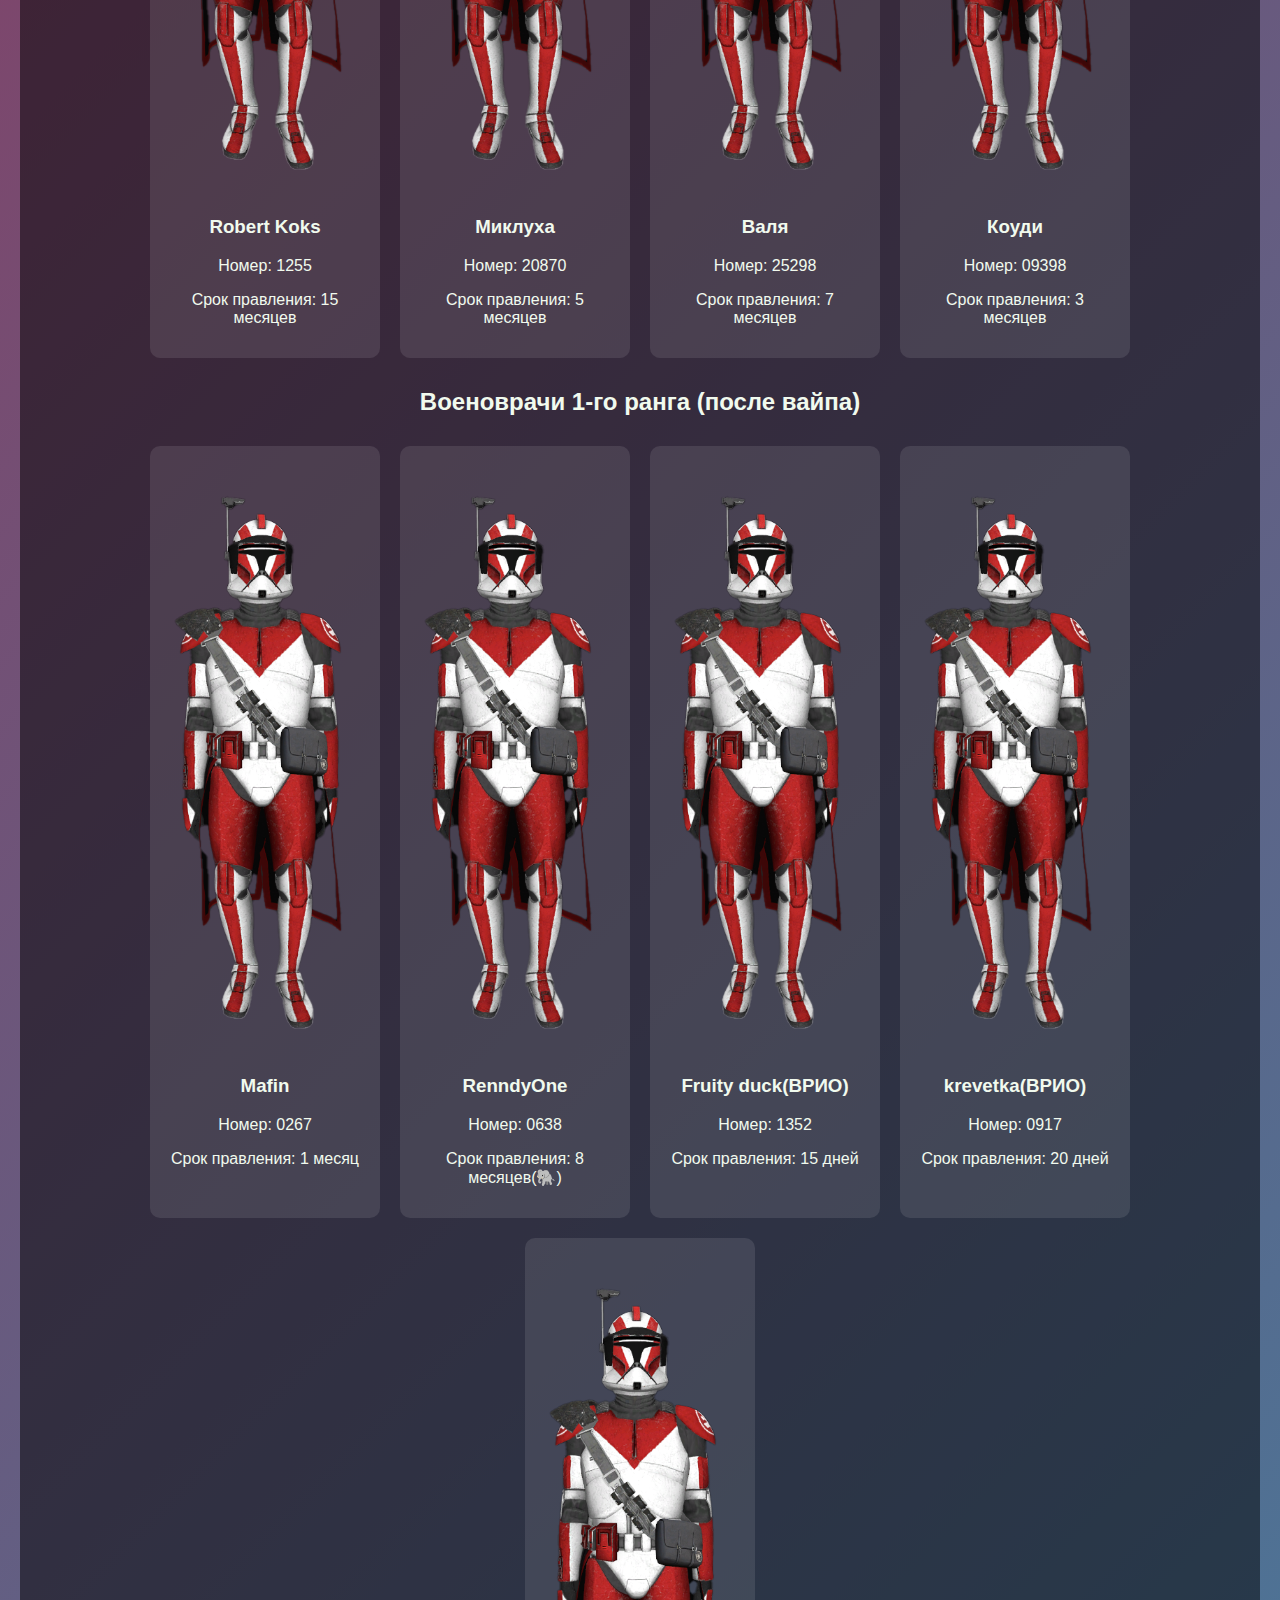
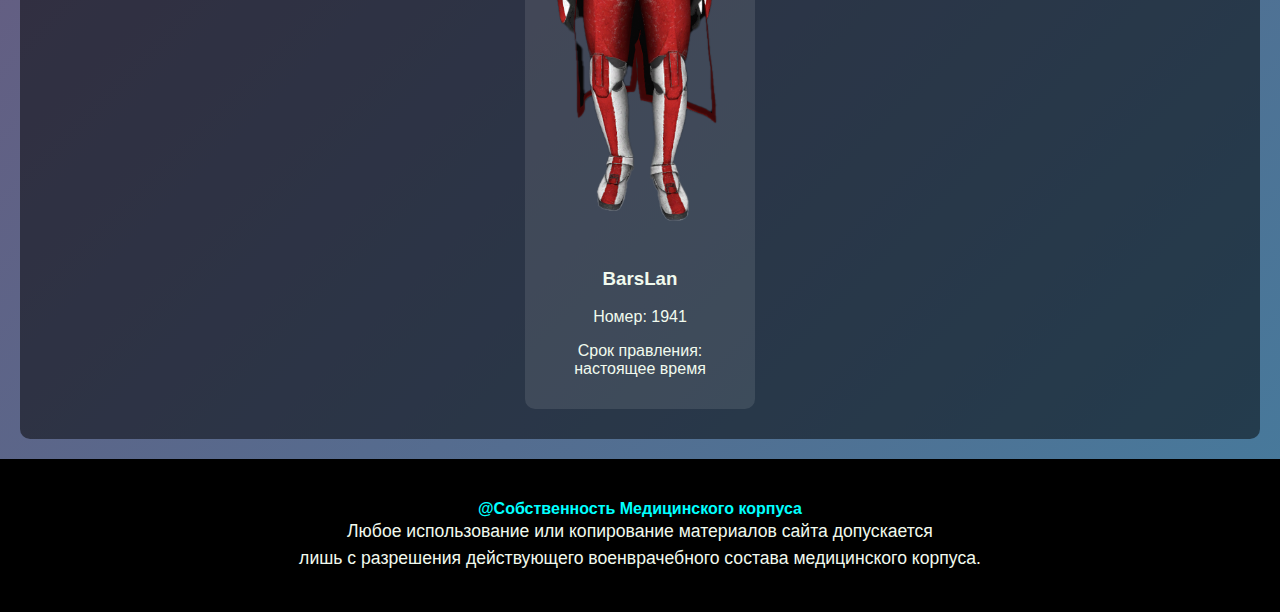
<file: military_doctors.html>
<!DOCTYPE html>
<html lang="ru">
<head>
    <meta charset="UTF-8">
    <meta name="viewport" content="width=device-width, initial-scale=1.0">
    <title>Военврачи 1-го ранга</title>
    <link rel="stylesheet" href="static/style mobile.css">
    <link rel="stylesheet" href="static/styles.css">
    <style>
        /* Основной стиль */
        body {
            font-family: 'Arial', sans-serif;
            margin: 0;
            padding: 0;
            background: linear-gradient(135deg, #AF1740, #457b9d);
            color: #f1faee;
        }

        /* Анимация плавного появления */
        @keyframes fadeIn {
            from {
                opacity: 0;
                transform: translateY(20px);
            }
            to {
                opacity: 1;
                transform: translateY(0);
            }
        }

        /* Анимация для заголовков и карточек */
        .header, .footer, h1, h2 {
            animation: fadeIn 1s ease-out;
        }
        .card {
            animation: fadeIn 0.8s ease-out;
            animation-delay: 0.2s; /* небольшая задержка для последовательного появления карточек */
        }

        .header {
            text-align: center;
            padding: 50px 20px;
            background: rgba(0, 0, 0, 0.7);
            margin-bottom: 20px;
            border-radius: 10px;
        }

        .header h1 {
            font-size: 3rem;
            color: #ffffff;
        }

        nav {
            margin: 20px 0;
        }

        .nav-list {
            list-style: none;
            padding: 0;
            display: flex;
            justify-content: center;
        }

        .nav-list li {
            margin: 0 15px;
        }

        .nav-list a {
            color: #36C2CE;
            font-size: 1.5rem;
            text-decoration: none;
            transition: color 0.3s;
        }

        .nav-list a:hover {
            color: white;
        }

        .achievement-container {
            max-width: 1000px;
            margin: 20px auto;
            padding: 20px;
            background: rgba(0, 0, 0, 0.5);
            border-radius: 10px;
            box-shadow: 0 0 10px rgba(0, 0, 0, 0.3);
            overflow-x: auto;
        }

        /* Стили для карточек бойцов */
        .container {
            display: flex;
            flex-wrap: wrap;
            justify-content: center;
        }

        .card {
            width: 200px;
            margin: 10px;
            padding: 15px;
            text-align: center;
            background: rgba(255, 255, 255, 0.1);
            border-radius: 10px;
            display: inline-block;
            color: #f1faee;
            transition: transform 0.3s ease, box-shadow 0.3s ease;
        }

        .card:hover {
            transform: scale(1.05); /* Увеличивает карточку при наведении */
            box-shadow: 0 4px 10px rgba(0, 0, 0, 0.3); /* Добавляет тень */
        }

        .card img {
            max-width: 100%;
            border-radius: 8px;
        }

        /* Таблица */
        table {
            width: 100%;
            border-collapse: collapse;
            margin-top: 20px;
        }

        th, td {
            border: 1px solid #fff;
            padding: 10px;
            text-align: left;
            transition: transform 0.3s, background-color 0.3s;
        }

        th {
            background: rgba(255, 255, 255, 0.1);
        }

        tr:hover {
            background-color: rgba(255, 255, 255, 0.2);
        }

        tr:hover td {
            transform: scale(1.05);
        }

        footer {
            text-align: center;
            padding: 15px;
            background-color: #000000;
            color: #f1faee;
            font-size: 14px;
            animation: fadeIn 1s ease-out;
        }
    </style>
</head>
<body>
    <header class="header">
        <h1>Военоврачи 1-го ранга</h1>
        <nav>
            <ul class="nav-list">
                <li><a href="index.html">Главная страница</a></li>
                <li><a href="main_info.html">Основная информация</a></li>
                <li><a href="awards.html">Награды</a></li>
                <li><a href="documentation.html">Документация</a></li>
                <li><a href="Легенди МК.html">Легенды МК</a></li>
                <li><a href="upgrade_system.html">Система повышения</a></li>

            </ul>
        </nav>
    </header>

    <section class="info">
        <h2 style="text-align: center; color: #f1faee;">Военоврачи 1-го ранга (до вайпа)</h2>
        <div class="container">
            <!-- Карточки бойцов -->
            <div class="card">
                <img src="static/images/ВВ1.png" alt="Фото бойца">
                <h3>Raide</h3>
                <p>Номер: 3030</p>
                <p>Срок правления: 5 месяцев</p>
            </div>
            <div class="card">
                <img src="static/images/ВВ1.png" alt="Фото бойца">
                <h3>Seven</h3>
                <p>Номер: 00007</p>
                <p>Срок правления: 2 месяцев</p>
            </div>
            <div class="card">
                <img src="static/images/ВВ1.png" alt="Фото бойца">
                <h3>dellXist</h3>
                <p>Номер: 3781</p>
                <p>Срок правления: 2 месяцев</p>
            </div>
            <div class="card">
                <img src="static/images/ВВ1.png" alt="Фото бойца">
                <h3>NeGaT1Ve</h3>
                <p>Номер: 7115</p>
                <p>Срок правления: 2 месяцев</p>
            </div>
            <div class="card">
                <img src="static/images/ВВ1.png" alt="Фото бойца">
                <h3>Lord Cubick</h3>
                <p>Номер: 00300</p>
                <p>Срок правления: 2 месяцев</p>
            </div>
            <div class="card">
                <img src="static/images/ВВ1.png" alt="Фото бойца">
                <h3>NanoReal</h3>
                <p>Номер: 26500</p>
                <p>Срок правления: 1 месяцев</p>
            </div>
            <div class="card">
                <img src="static/images/ВВ1.png" alt="Фото бойца">
                <h3>kridens</h3>
                <p>Номер: 25124</p>
                <p>Срок правления: 1 месяцев</p>
            </div>
            <div class="card">
                <img src="static/images/ВВ1.png" alt="Фото бойца">
                <h3>Molly</h3>
                <p>Номер: 9004</p>
                <p>Срок правления: 6 месяцев</p>
            </div>
            <div class="card">
                <img src="static/images/ВВ1.png" alt="Фото бойца">
                <h3>ZloDiaN</h3>
                <p>Номер: 4931</p>
                <p>Срок правления: 2.5 месяцев</p>
            </div>
            <div class="card">
                <img src="static/images/ВВ1.png" alt="Фото бойца">
                <h3>Острый</h3>
                <p>Номер: 32678</p>
                <p>Срок правления: 5 дней</p>
            </div>
            <div class="card">
                <img src="static/images/ВВ1.png" alt="Фото бойца">
                <h3>ПОРОШОК</h3>
                <p>Номер: 36206</p>
                <p>Срок правления: 5 месяцев</p>
            </div>
            <div class="card">
                <img src="static/images/ВВ1.png" alt="Фото бойца">
                <h3>MrLUCIFER</h3>
                <p>Номер: 57286</p>
                <p>Срок правления: 3 месяцев</p>
            </div>
            <div class="card">
                <img src="static/images/ВВ1.png" alt="Фото бойца">
                <h3>Robert Koks</h3>
                <p>Номер: 1255</p>
                <p>Срок правления: 15 месяцев</p>
            </div>
            <div class="card">
                <img src="static/images/ВВ1.png" alt="Фото бойца">
                <h3>Миклуха</h3>
                <p>Номер: 20870</p>
                <p>Срок правления: 5 месяцев</p>
            </div>
            <div class="card">
                <img src="static/images/ВВ1.png" alt="Фото бойца">
                <h3>Валя</h3>
                <p>Номер: 25298</p>
                <p>Срок правления: 7 месяцев</p>
            </div>
            <div class="card">
                <img src="static/images/ВВ1.png" alt="Фото бойца">
                <h3>Коуди</h3>
                <p>Номер: 09398</p>
                <p>Срок правления: 3 месяцев</p>
            </div>
        </div>

        <!-- Новый заголовок по центру -->
        <h2 style="text-align: center; color: #f1faee;">Военоврачи 1-го ранга (после вайпа)</h2>

        <div class="container">
            <!-- Карточки бойцов после вайпа -->
            <div class="card">
                <img src="static/images/ВВ1.png" alt="Фото бойца">
                <h3>Mafin</h3>
                <p>Номер: 0267</p>
                <p>Срок правления: 1 месяц</p>
            </div>
            <div class="card">
                <img src="static/images/ВВ1.png" alt="Фото бойца">
                <h3>RenndyOne</h3>
                <p>Номер: 0638</p>
                <p>Срок правления: 8 месяцев(🐘)</p>
            </div>
            <div class="card">
                <img src="static/images/ВВ1.png" alt="Фото бойца">
                <h3>Fruity duck(ВРИО)</h3>
                <p>Номер: 1352 </p>
                <p>Срок правления: 15 дней</p>
            </div>
            <div class="card">
                <img src="static/images/ВВ1.png" alt="Фото бойца">
                <h3> krevetka(ВРИО)</h3>
                <p>Номер: 0917</p>
                <p>Срок правления: 20 дней</p>
            </div>
            <div class="card">
                <img src="static/images/ВВ1.png" alt="Фото бойца">
                <h3>BarsLan</h3>
                <p>Номер: 1941</p>
                <p>Срок правления: настоящее время</p>
            </div>            
            <!-- Добавьте дополнительные карточки по необходимости -->
        </div>
    </section>

    <footer class="footer">
        <p class="footer-text">
            <span style="font-weight: bold; color: #00ffff;">@Собственность Медицинского корпуса</span><br>
            <span style="font-size: 1.1rem; line-height: 1.5; color: #f1faee;">Любое использование или копирование материалов сайта допускается<br>лишь с разрешения действующего военврачебного состава медицинского корпуса.</span>
        </p>
    </footer>
</body>
</html>
</file>
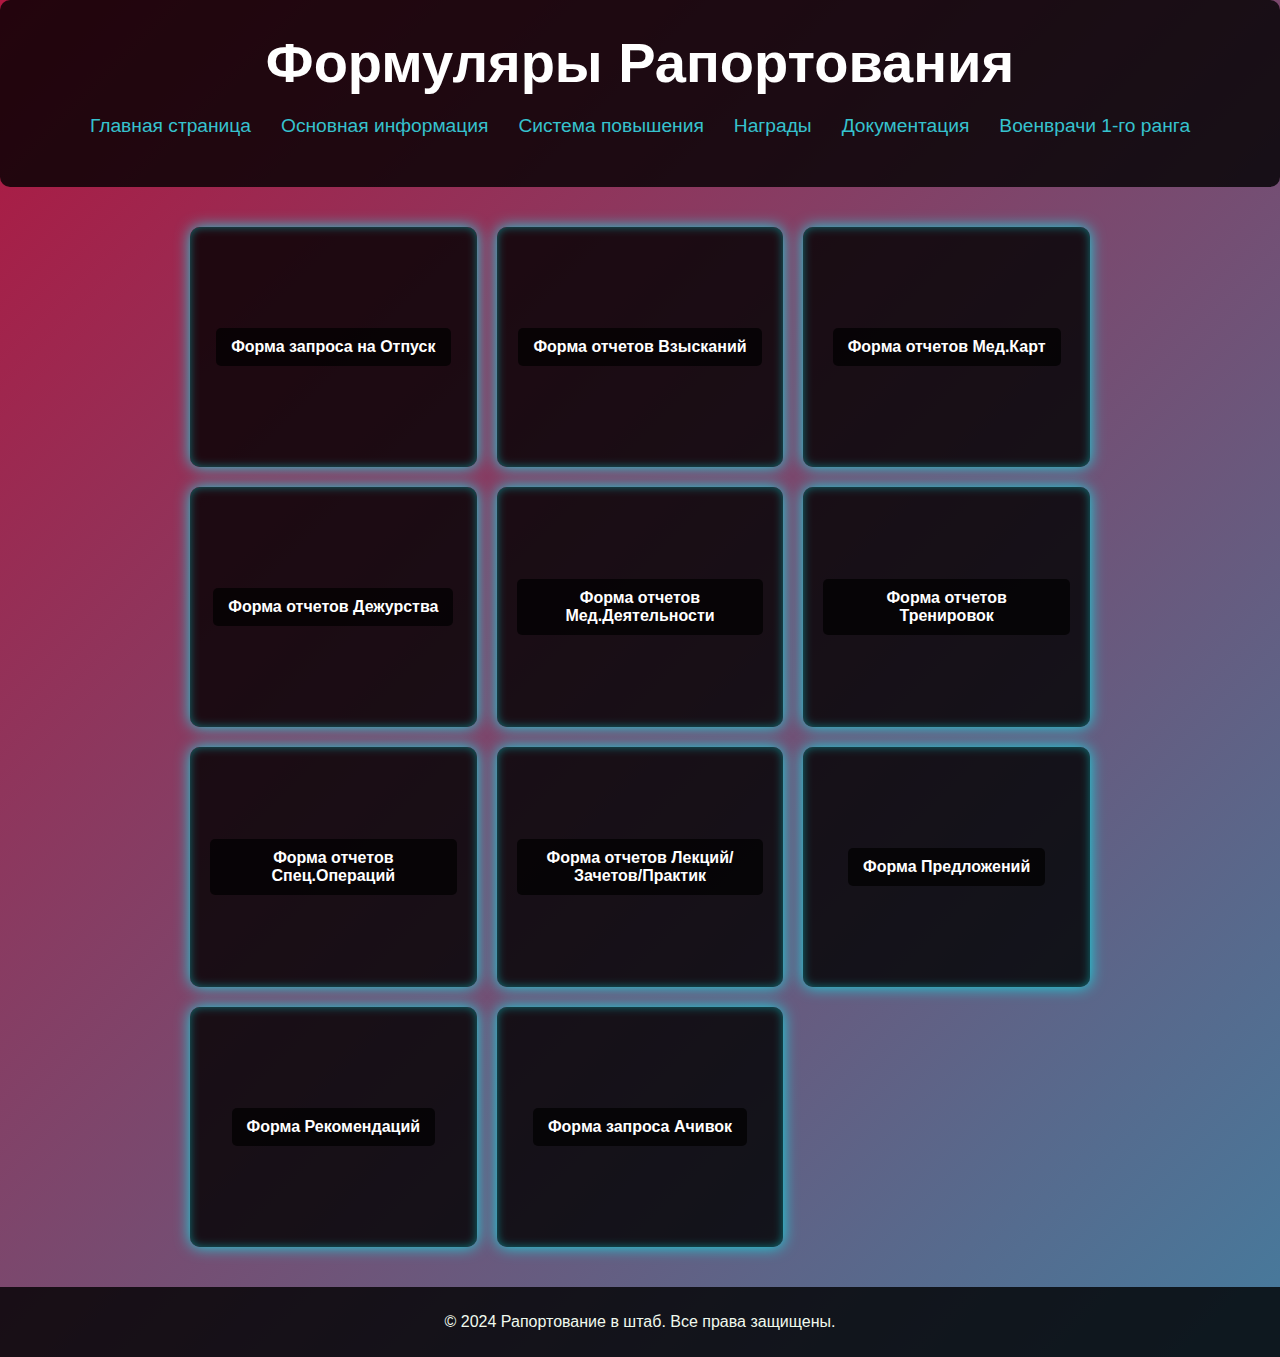
<file: otchet.html>
<!DOCTYPE html>
<html lang="en">
<head>
    <meta charset="UTF-8">
    <meta name="viewport" content="width=device-width, initial-scale=1.0">
    <title>Формуляры Рапортования</title>
    <style>
        body {
            font-family: 'Arial', sans-serif;
            margin: 0;
            padding: 0;
            background: linear-gradient(135deg, #AF1740, #457b9d);
            color: #f1faee;
        }

        .header {
            text-align: center;
            padding: 30px;
            background: rgba(0, 0, 0, 0.8);
            margin-bottom: 20px;
            border-radius: 10px;
        }

        .header h1 {
            font-size: 3.5rem;
            margin: 0;
            color: #ffffff;
        }

        .form-list {
            max-width: 900px;
            margin: 0 auto;
            padding: 20px;
            display: grid;
            gap: 20px;
            grid-template-columns: repeat(auto-fit, minmax(250px, 1fr));
        }

        .form-card {
            background: rgba(0, 0, 0, 0.8);
            padding: 20px;
            border-radius: 10px;
            text-align: center;
            color: white;
            background-size: cover;
            background-position: center;
            height: 200px;
            display: flex;
            align-items: center;
            justify-content: center;
            box-shadow: 0 0 15px rgba(0, 255, 255, 0.8), 
                        inset 0 0 10px rgba(0, 255, 255, 0.4);
            transition: transform 0.3s, box-shadow 0.3s;
        }

        .form-card:hover {
            transform: scale(1.05);
            box-shadow: 0 0 30px rgba(0, 255, 255, 1), 
                        inset 0 0 20px rgba(0, 255, 255, 0.8);
        }

        .form-card a {
            color: white;
            font-weight: bold;
            text-decoration: none;
            background: rgba(0, 0, 0, 0.7);
            padding: 10px 15px;
            border-radius: 5px;
        }

        .form-card a:hover {
            background: rgba(255, 255, 255, 0.7);
            color: black;
        }

        .footer-text {
            text-align: center;
            padding: 10px;
            background: rgba(0, 0, 0, 0.8);
            margin-top: 20px;
            font-size: 1rem;
        }
    </style>
</head>
<body>
    <!-- Заголовок -->
    <header class="header">
        <h1>Формуляры Рапортования</h1>
            <nav>
                <ul class="nav-list" style="list-style: none; display: flex; justify-content: center; padding: 0; margin: 20px 0;">
                    <li style="margin: 0 15px;"><a href="index.html" style="color: #36C2CE; text-decoration: none; font-size: 1.2rem;">Главная страница</a></li>
                    <li style="margin: 0 15px;"><a href="main_info.html" style="color: #36C2CE; text-decoration: none; font-size: 1.2rem;">Основная информация</a></li>
                    <li style="margin: 0 15px;"><a href="upgrade_system.html" style="color: #36C2CE; text-decoration: none; font-size: 1.2rem;">Система повышения</a></li>
                    <li style="margin: 0 15px;"><a href="awards.html" style="color: #36C2CE; text-decoration: none; font-size: 1.2rem;">Награды</a></li>
                    <li style="margin: 0 15px;"><a href="documentation.html" style="color: #36C2CE; text-decoration: none; font-size: 1.2rem;">Документация</a></li>
                    <li style="margin: 0 15px;"><a href="military_doctors.html" style="color: #36C2CE; text-decoration: none; font-size: 1.2rem;">Военврачи 1-го ранга</a></li>
                </ul>
            </nav>
        </header>
        
    </header>

    <!-- Список форм -->
    <main>
        <div class="form-list">
            <div class="form-card" style="background-image: url('https://docs.google.com/forms/d/e/1FAIpQLSfxKaMEmxxMqS1sJDE0tpEdiCBPwXZ7E7S5fvoYxe3mLr7b8w/viewform300x200');">
                <a href="https://docs.google.com/forms/d/e/1FAIpQLSfxKaMEmxxMqS1sJDE0tpEdiCBPwXZ7E7S5fvoYxe3mLr7b8w/viewform" target="_blank">
                    Форма запроса на Отпуск
                </a>
            </div>
            <div class="form-card" style="background-image: url('https://docs.google.com/forms/d/e/1FAIpQLSczK8dSZf9V99xw9-LOhVuGVJBNR3nacq46bTym8V7huv_u1g/viewform/300x200');">
                <a href="https://docs.google.com/forms/d/e/1FAIpQLSczK8dSZf9V99xw9-LOhVuGVJBNR3nacq46bTym8V7huv_u1g/viewform" target="_blank">
                    Форма отчетов Взысканий
                </a>
            </div>
            <div class="form-card" style="background-image: url('https://docs.google.com/forms/d/e/1FAIpQLScKEKQeNkis_jh1QrHcEP1KxtsCBup3FDHLAyeQWHRv6C-RVw/viewform/300x200');">
                <a href="https://docs.google.com/forms/d/e/1FAIpQLScKEKQeNkis_jh1QrHcEP1KxtsCBup3FDHLAyeQWHRv6C-RVw/viewform" target="_blank">
                    Форма отчетов Мед.Карт
                </a>
            </div>
            <div class="form-card" style="background-image: url('https://docs.google.com/forms/d/e/1FAIpQLSeAmig6N6l74tn2oB7zYvsruuMiJN2R6G0hsdmcU52CylA-Lw/viewform/300x200');">
                <a href="https://docs.google.com/forms/d/e/1FAIpQLSeAmig6N6l74tn2oB7zYvsruuMiJN2R6G0hsdmcU52CylA-Lw/viewform" target="_blank">
                    Форма отчетов Дежурства
                </a>
            </div>
            <div class="form-card" style="background-image: url('https://docs.google.com/forms/d/e/1FAIpQLSdgul26tVM08jjFOHEoe5EGl2Ux6ztLd4lTyC7EThgl40unAg/viewform/300x200');">
                <a href="https://docs.google.com/forms/d/e/1FAIpQLSdgul26tVM08jjFOHEoe5EGl2Ux6ztLd4lTyC7EThgl40unAg/viewform" target="_blank">
                    Форма отчетов Мед.Деятельности
                </a>
            </div>
            <div class="form-card" style="background-image: url('https://docs.google.com/forms/d/e/1FAIpQLSdVxZkv6bYYrXXeqoUIg2IgWkaN1uGLrocE_mpCRlh9IdCuww/viewform/300x200');">
                <a href="https://docs.google.com/forms/d/e/1FAIpQLSdVxZkv6bYYrXXeqoUIg2IgWkaN1uGLrocE_mpCRlh9IdCuww/viewform" target="_blank">
                    Форма отчетов Тренировок
                </a>
            </div>
            <div class="form-card" style="background-image: url('https://docs.google.com/forms/d/e/1FAIpQLSeh0cTV9iMFDHft10itNJFjF7yEK6TKQOszk0oMukXdalanbg/viewform/300x200');">
                <a href="https://docs.google.com/forms/d/e/1FAIpQLSeh0cTV9iMFDHft10itNJFjF7yEK6TKQOszk0oMukXdalanbg/viewform" target="_blank">
                    Форма отчетов Спец.Операций
                </a>
            </div>
            <div class="form-card" style="background-image: url('https://docs.google.com/forms/d/e/1FAIpQLScspE50ZX6755ClaJZnW2_ppX1-EF8nWUbd4uP_iPJnE5Q4jQ/viewform/300x200');">
                <a href="https://docs.google.com/forms/d/e/1FAIpQLScspE50ZX6755ClaJZnW2_ppX1-EF8nWUbd4uP_iPJnE5Q4jQ/viewform" target="_blank">
                    Форма отчетов Лекций/Зачетов/Практик
                </a>
            </div>
            <div class="form-card" style="background-image: url('https://discordapp.com/channels/1223559161846042694/1225727334301171724/1290737174236364801/300x200');">
                <a href="https://discordapp.com/channels/1223559161846042694/1225727334301171724/1290737174236364801" target="_blank">
                    Форма Предложений
                </a>
            </div>
            <div class="form-card" style="background-image: url('https://discordapp.com/channels/1223559161846042694/1225855483341045841/1290737806393606185/300x200');">
                <a href="https://discordapp.com/channels/1223559161846042694/1225855483341045841/1290737806393606185" target="_blank">
                    Форма Рекомендаций
                </a>
            </div>
            <div class="form-card" style="background-image: url('https://discordapp.com/channels/1223559161846042694/1296934640371634176/1296935485356113993/300x200');">
                <a href="https://discordapp.com/channels/1223559161846042694/1296934640371634176/1296935485356113993" target="_blank">
                    Форма запроса Ачивок
                </a>
            </div>
        </div>
    </main>

    <!-- Футер -->
    <footer class="footer-text">
        <p>&copy; 2024 Рапортование в штаб. Все права защищены.</p>
    </footer>
</body>
</html>
</file>
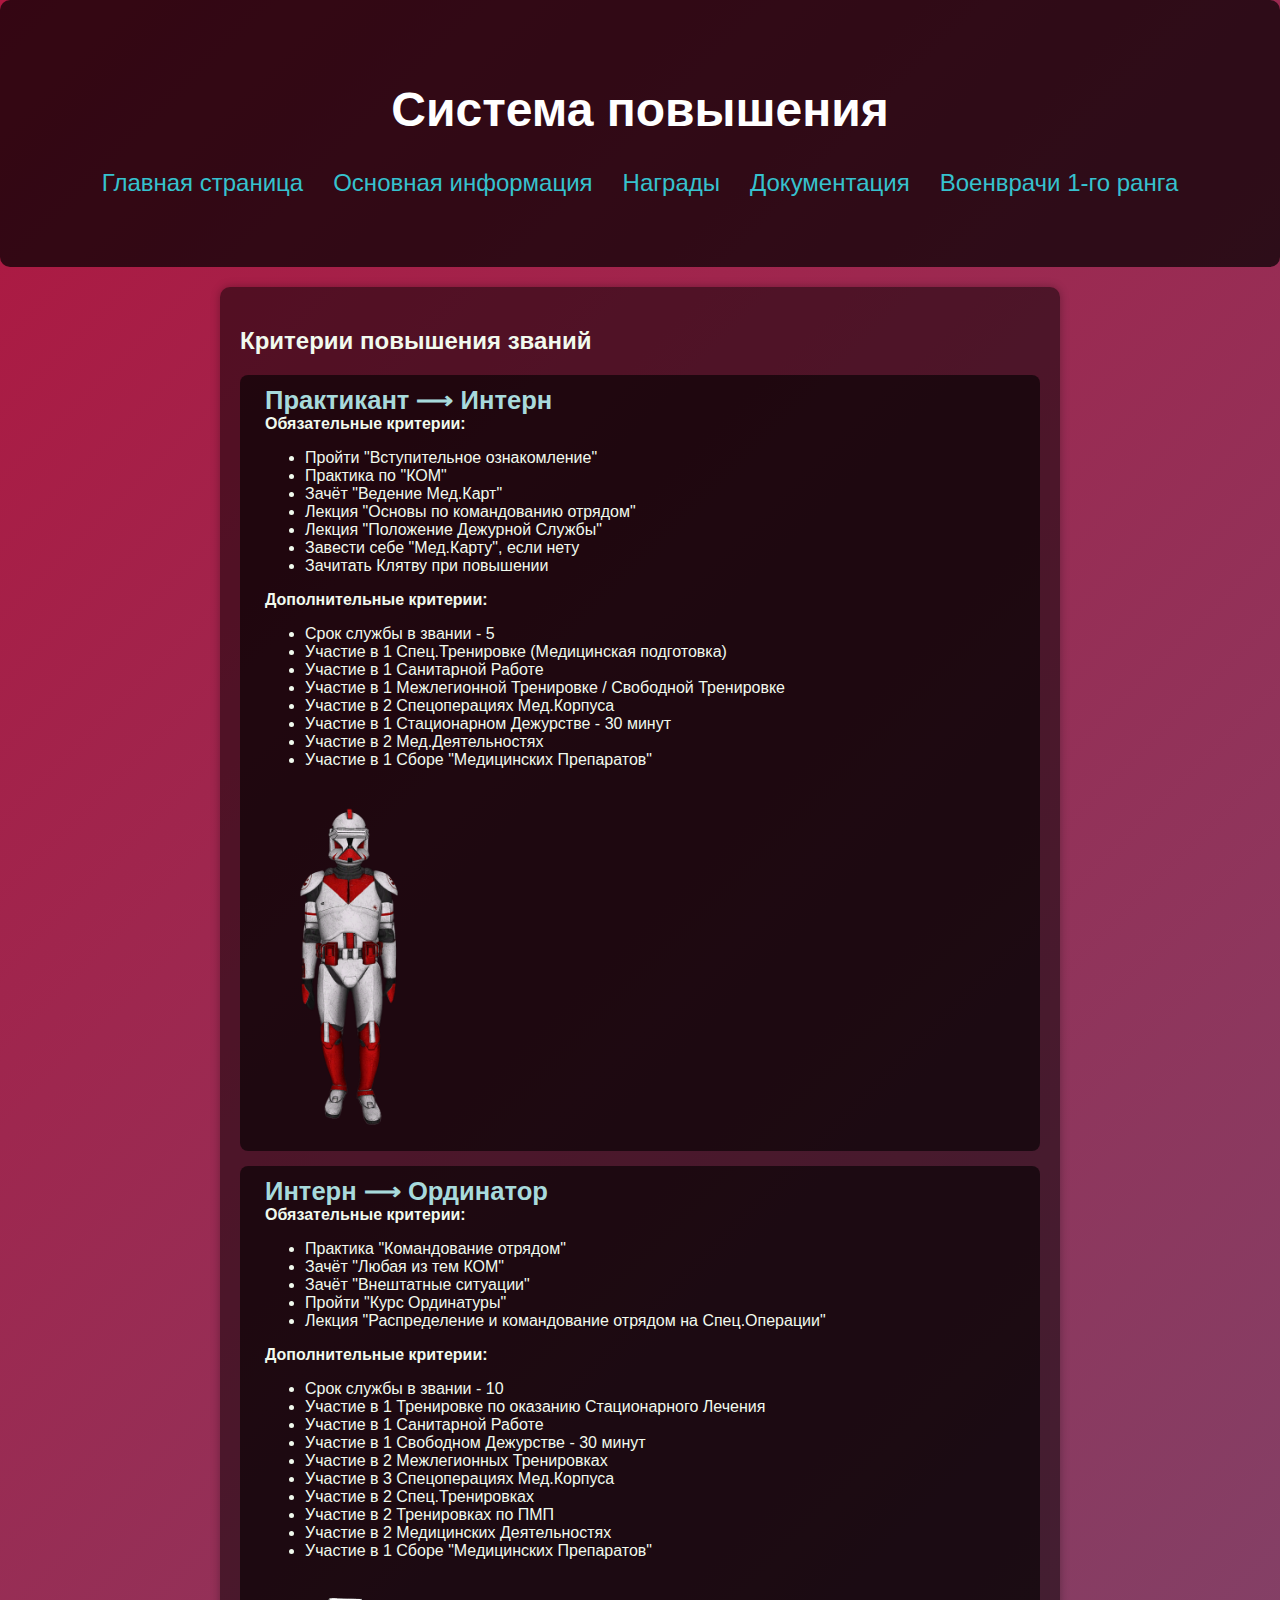
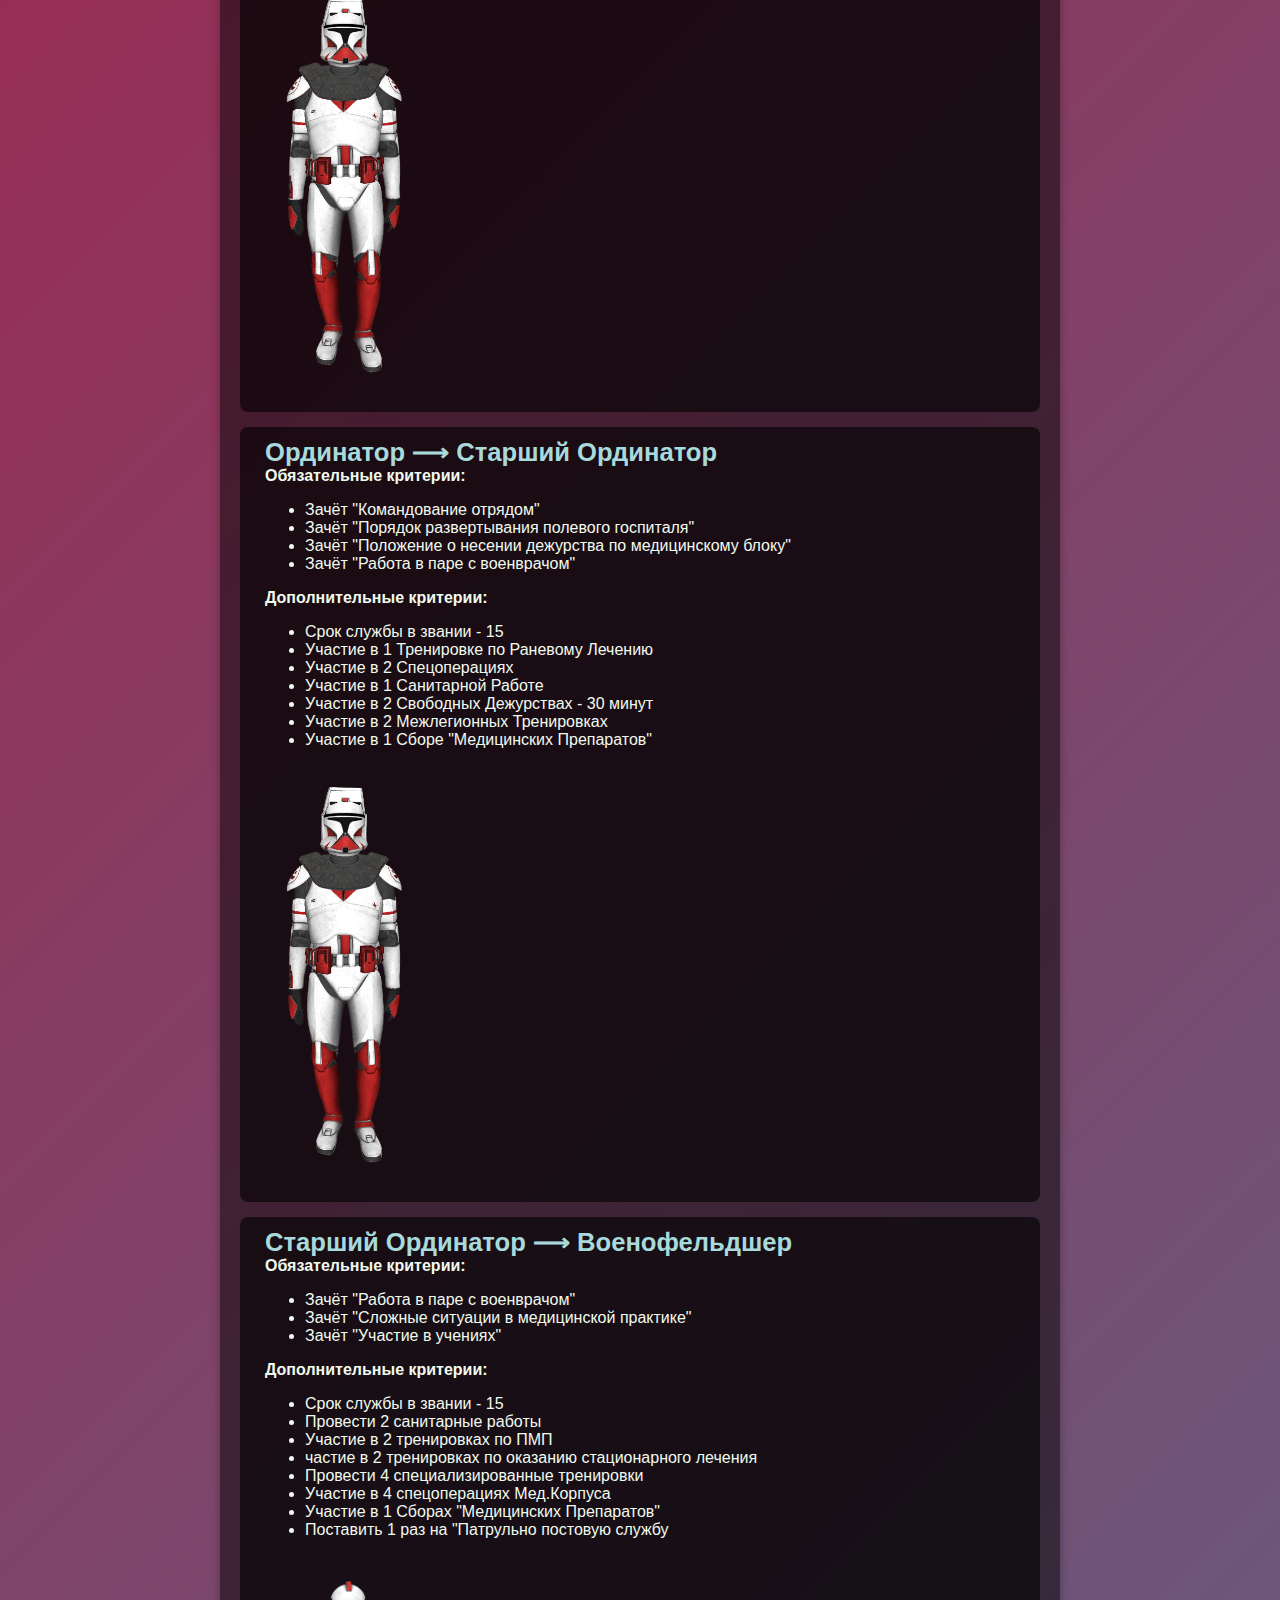
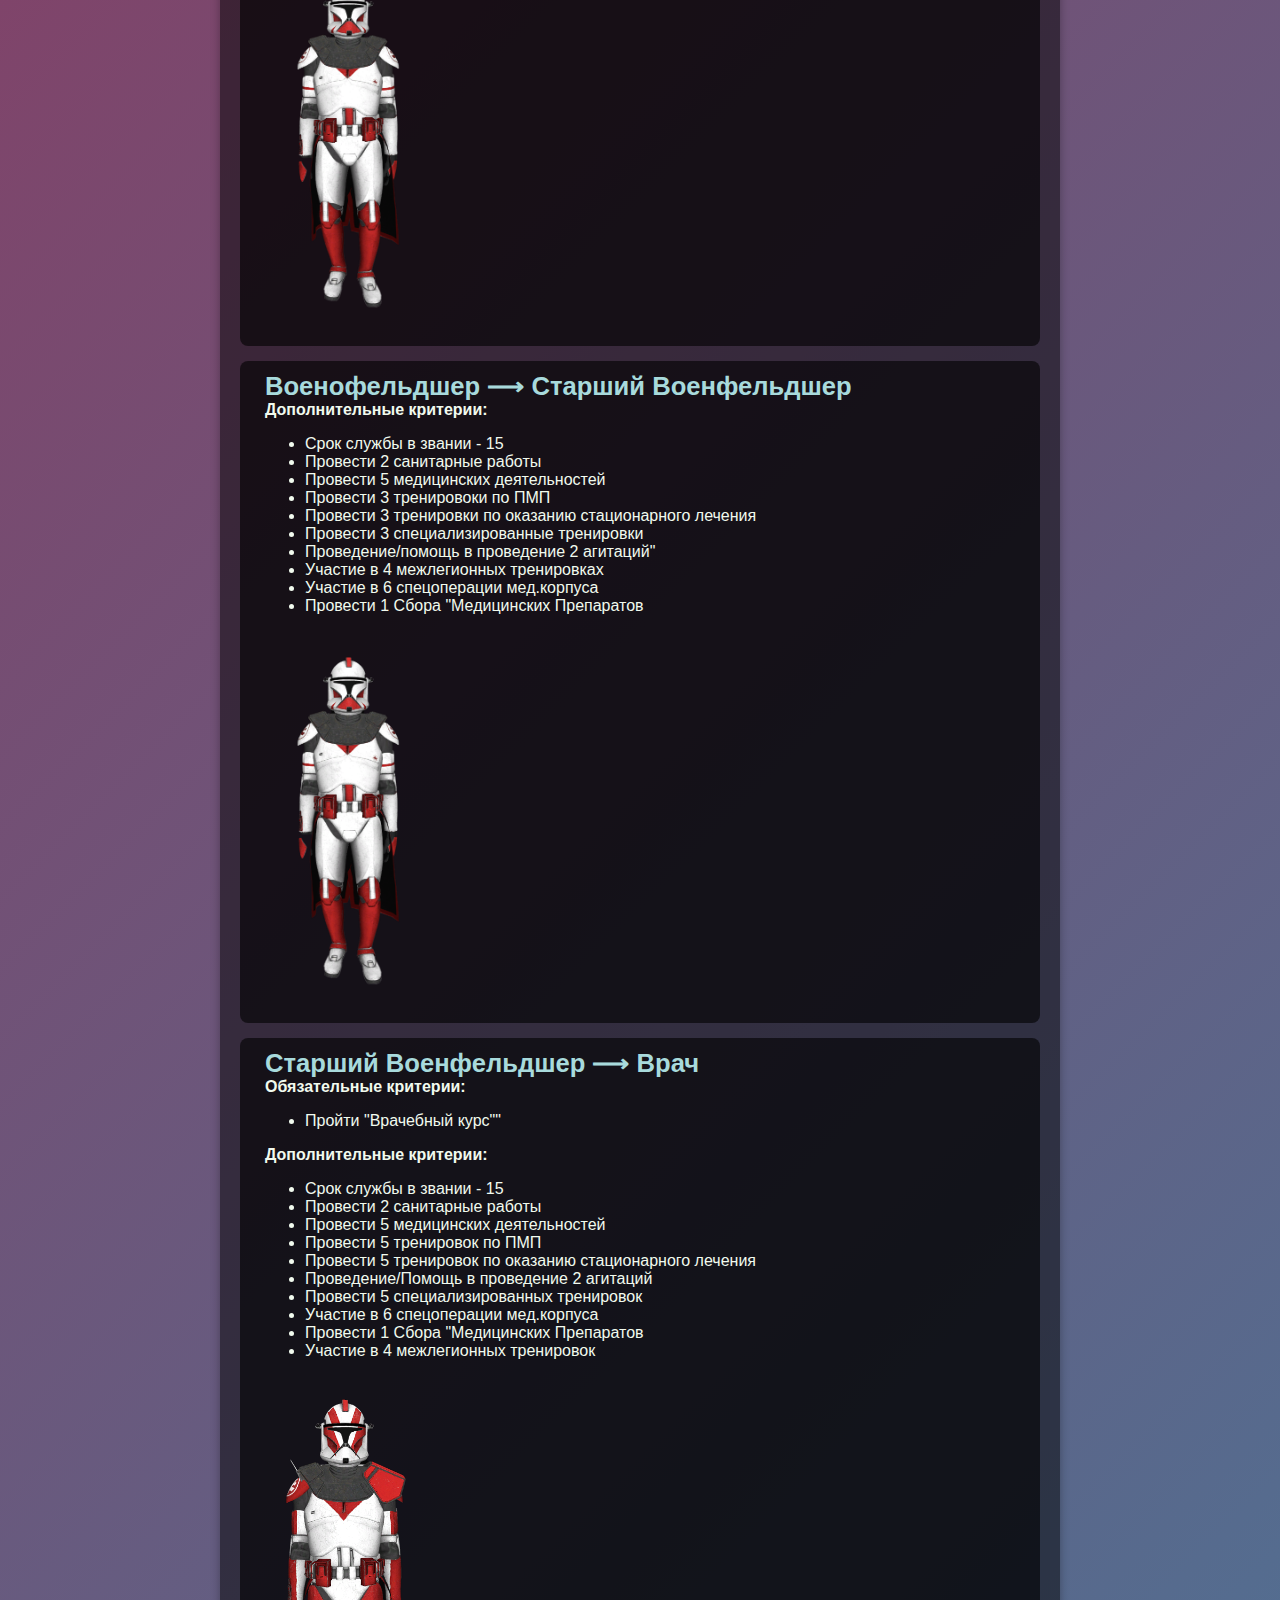
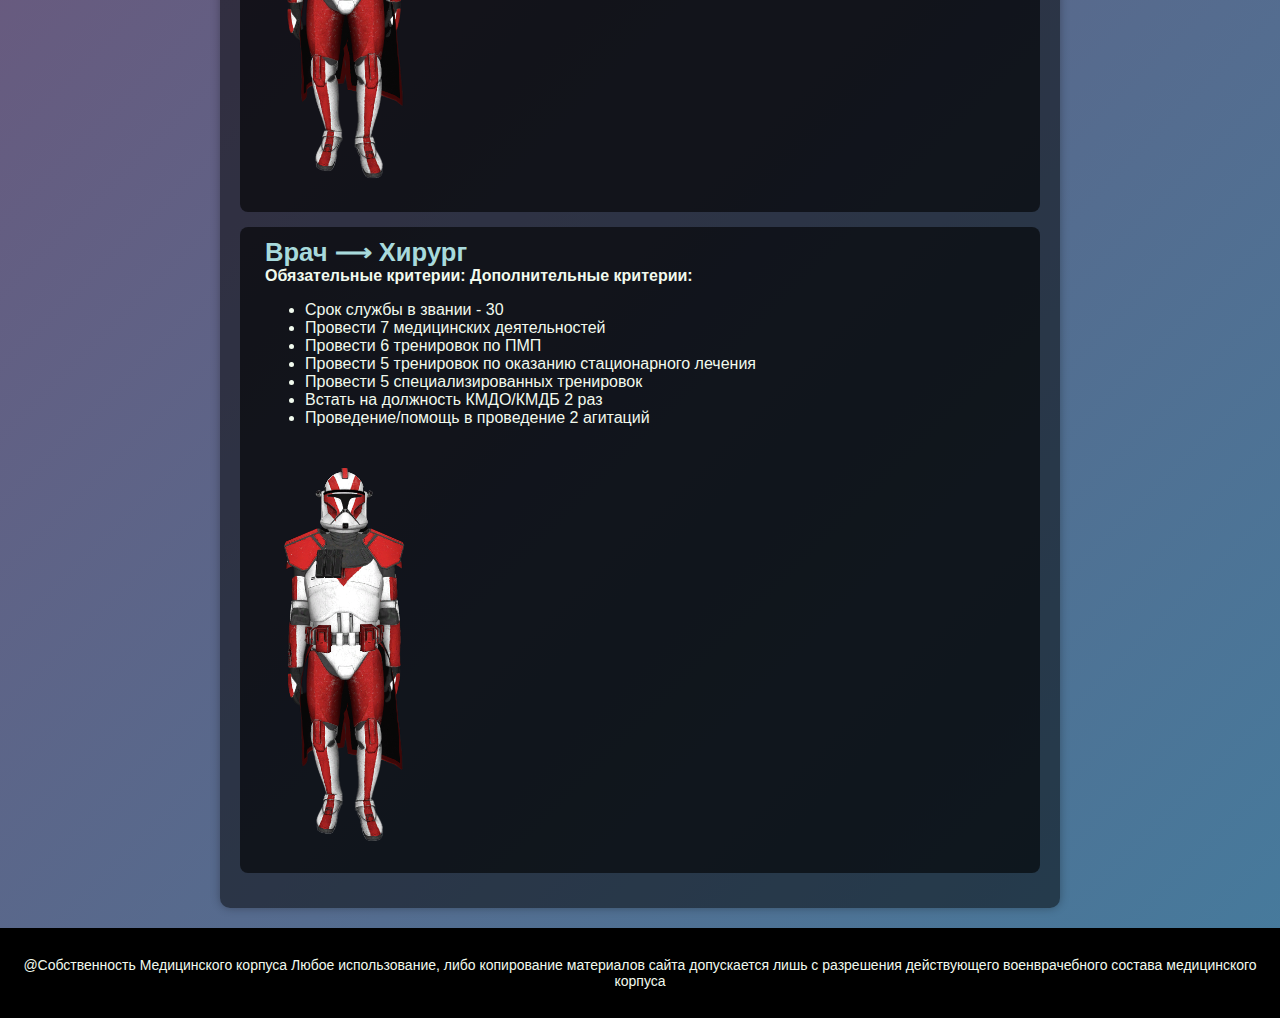
<file: upgrade_system.html>
<!DOCTYPE html>
<html lang="ru">
<head>
    <meta charset="UTF-8">
    <meta name="viewport" content="width=device-width, initial-scale=1.0">
    <title>Система повышения</title>
    <link rel="stylesheet" href="static/style mobile.css">
    <link rel="stylesheet" href="static/styles.css">
    <style>
        /* Основной стиль */
        body {
            font-family: 'Arial', sans-serif;
            margin: 0;
            padding: 0;
            background: linear-gradient(135deg, #AF1740, #457b9d);
            color: #f1faee;
        }

        /* Анимация плавного появления */
        @keyframes fadeIn {
            from {
                opacity: 0;
                transform: translateY(-20px);
            }
            to {
                opacity: 1;
                transform: translateY(0);
            }
        }

        /* Анимация легкого подпрыгивания для секций */
        @keyframes bounceIn {
            0% {
                transform: scale(0.9);
                opacity: 0;
            }
            50% {
                transform: scale(1.05);
                opacity: 1;
            }
            100% {
                transform: scale(1);
            }
        }

        /* Заголовок и навигация */
        .header {
            text-align: center;
            padding: 50px 20px;
            background: rgba(0, 0, 0, 0.7);
            margin-bottom: 20px;
            border-radius: 10px;
            animation: fadeIn 1s ease-in-out;
        }
        .header h1 {
            font-size: 3rem;
            color: #ffffff;
        }
        nav {
            margin: 20px 0;
            animation: fadeIn 1.2s ease-in-out;
        }
        .nav-list {
            list-style: none;
            padding: 0;
            display: flex;
            justify-content: center;
        }
        .nav-list li {
            margin: 0 15px;
        }
        .nav-list a {
            color: #36C2CE;
            font-size: 1.5rem;
            text-decoration: none;
            transition: color 0.3s;
        }
        .nav-list a:hover {
            color: white;
        }

        /* Секция достижений */
        .achievement-container {
            max-width: 800px;
            margin: 20px auto;
            padding: 20px;
            background: rgba(0, 0, 0, 0.5);
            border-radius: 10px;
            box-shadow: 0 0 10px rgba(0, 0, 0, 0.3);
            overflow-x: auto;
            animation: fadeIn 1.5s ease;
        }
        
        /* Стили для позиций */
        .position {
            display: flex;
            align-items: flex-start;
            justify-content: space-between;
            margin: 15px 0;
            padding: 10px;
            border-radius: 8px;
            background: rgba(0, 0, 0, 0.6);
            animation: bounceIn 0.8s ease;
        }
        .position h3 {
            font-size: 1.6rem;
            color: #a8dadc;
            flex: 1;
        }
        .position div {
            flex: 2;
            text-align: left;
            margin-left: 15px;
        }
        .position img {
            width: 150px;
            height: auto;
            flex-shrink: 0;
        }

        /* Таблица */
        table {
            width: 100%;
            border-collapse: collapse;
            margin-top: 20px;
        }
        th, td {
            border: 1px solid #fff;
            padding: 8px;
            text-align: left;
            transition: transform 0.3s, background-color 0.3s;
        }
        th {
            background: rgba(255, 255, 255, 0.1);
        }
        tr:hover {
            background-color: rgba(255, 255, 255, 0.2);
        }
        tr:hover td {
            transform: scale(1.05);
        }

        /* Футер */
        .footer {
            text-align: center;
            padding: 15px;
            background-color: #000000;
            color: #f1faee;
            font-size: 14px;
            animation: fadeIn 1.8s ease-in;
        }
    </style> 
</head>
<body>
    <header class="header">
        <h1>Система повышения</h1>
        <nav>
            <ul class="nav-list">
                <li><a href="index.html">Главная страница</a></li>
                <li><a href="main_info.html">Основная информация</a></li>
                <li><a href="awards.html">Награды</a></li>
                <li><a href="documentation.html">Документация</a></li>
                <li><a href="military_doctors.html">Военврачи 1-го ранга</a></li>
            </ul>
        </nav>
    </header>

    <section class="info achievement-container">
        <h2>Критерии повышения званий</h2>

        <div class="position">
            <div>
                <h3>Практикант ⟶ Интерн</h3>
                <strong>Обязательные критерии:</strong>
                <ul>
                    <li>Пройти "Вступительное ознакомление"</li>
                    <li>Практика по "КОМ"</li>
                    <li>Зачёт "Ведение Мед.Карт"</li>
                    <li>Лекция "Основы по командованию отрядом"</li>
                    <li>Лекция "Положение Дежурной Службы"</li>
                    <li>Завести себе "Мед.Карту", если нету</li>
                    <li>Зачитать Клятву при повышении</li>
                </ul>
                <strong>Дополнительные критерии:</strong>
                <ul>
                    <li>Срок службы в звании - 5</li>
                    <li>Участие в 1 Спец.Тренировке (Медицинская подготовка)</li>
                    <li>Участие в 1 Санитарной Работе</li>
                    <li>Участие в 1 Межлегионной Тренировке / Свободной Тренировке</li>
                    <li>Участие в 2 Спецоперациях Мед.Корпуса</li>
                    <li>Участие в 1 Стационарном Дежурстве - 30 минут</li>
                    <li>Участие в 2 Мед.Деятельностях</li>
                    <li>Участие в 1 Сборе "Медицинских Препаратов"</li>
                </ul>
            </div>
            <img src="/static/images/Intern.png" alt="Intern">
        </div>

        <div class="position">
            <div>
                <h3>Интерн ⟶ Ординатор</h3>
                <strong>Обязательные критерии:</strong>
                <ul>
                    <li>Практика "Командование отрядом"</li>
                    <li>Зачёт "Любая из тем КОМ"</li>
                    <li>Зачёт "Внештатные ситуации"</li>
                    <li>Пройти "Курс Ординатуры"</li>
                    <li>Лекция "Распределение и командование отрядом на Спец.Операции"</li>
                </ul>
                <strong>Дополнительные критерии:</strong>
                <ul>
                    <li>Срок службы в звании - 10</li>
                    <li>Участие в 1 Тренировке по оказанию Стационарного Лечения</li>
                    <li>Участие в 1 Санитарной Работе</li>
                    <li>Участие в 1 Свободном Дежурстве - 30 минут</li>
                    <li>Участие в 2 Межлегионных Тренировках</li>
                    <li>Участие в 3 Спецоперациях Мед.Корпуса</li>
                    <li>Участие в 2 Спец.Тренировках</li>
                    <li>Участие в 2 Тренировках по ПМП</li>
                    <li>Участие в 2 Медицинских Деятельностях</li>
                    <li>Участие в 1 Сборе "Медицинских Препаратов"</li>
                </ul>
            </div>
            <img src="/static/images/Ordinator.png" alt="Ordinator">
        </div>

        <div class="position">
            <div>
                <h3>Ординатор ⟶ Старший Ординатор</h3>
                <strong>Обязательные критерии:</strong>
                <ul>
                    <li>Зачёт "Командование отрядом"</li>
                    <li>Зачёт "Порядок развертывания полевого госпиталя"</li>
                    <li>Зачёт "Положение о несении дежурства по медицинскому блоку"</li>
                    <li>Зачёт "Работа в паре с военврачом"</li>
                </ul>
                <strong>Дополнительные критерии:</strong>
                <ul>
                    <li>Срок службы в звании - 15</li>
                    <li>Участие в 1 Тренировке по Раневому Лечению</li>
                    <li>Участие в 2 Спецоперациях</li>
                    <li>Участие в 1 Санитарной Работе</li>
                    <li>Участие в 2 Свободных Дежурствах - 30 минут</li>
                    <li>Участие в 2 Межлегионных Тренировках</li>
                    <li>Участие в 1 Сборе "Медицинских Препаратов"</li>
                </ul>
            </div>
            <img src="/static/images/Ordinator.png" alt="Senior Ordinator">
        </div>

        <div class="position">
            <div>
                <h3>Старший Ординатор ⟶ Военофельдшер</h3>
                <strong>Обязательные критерии:</strong>
                <ul>
                    <li>Зачёт "Работа в паре с военврачом"</li>
                    <li>Зачёт "Сложные ситуации в медицинской практике"</li>
                    <li>Зачёт "Участие в учениях"</li>
                </ul>
                <strong>Дополнительные критерии:</strong>
                <ul>
                    <li>Срок службы в звании - 15</li>
                    <li>Провести 2 санитарные работы</li>
                    <li>Участие в 2 тренировках по ПМП</li>
                    <li>частие в 2 тренировках по оказанию стационарного лечения</li>
                    <li>Провести 4 специализированные тренировки</li>
                    <li>Участие в 4 спецоперациях Мед.Корпуса</li>
                    <li>Участие в 1 Сборах "Медицинских Препаратов"</li>
                    <li>Поставить 1 раз на "Патрульно постовую службу</li>
                </ul>
            </div>
            <img src="/static/images/Военофельдшер.png" alt="Military Medic">
        </div>
        <div class="position">
            <div>
                <h3>Военофельдшер ⟶ Старший Военфельдшер</h3>
                <strong>Дополнительные критерии:</strong>
                <ul>
                    <li>Срок службы в звании - 15</li>
                    <li>Провести 2 санитарные работы</li>
                    <li>Провести 5 медицинских деятельностей</li>
                    <li>Провести 3 тренировоки по ПМП</li>
                    <li>Провести 3 тренировки по оказанию стационарного лечения</li>
                    <li>Провести 3 специализированные тренировки</li>
                    <li>Проведение/помощь в проведение 2 агитаций"</li>
                    <li>Участие в 4 межлегионных тренировках</li>
                    <li>Участие в 6 спецоперации мед.корпуса</li>
                    <li>Провести 1 Сбора "Медицинских Препаратов</li>
                </ul>
            </div>
            <img src="/static/images/Военофельдшер.png" alt="Military Medic">
        </div>

        <div class="position">
            <div>
                <h3>Старший Военфельдшер ⟶ Врач</h3>
                <strong>Обязательные критерии:</strong>
                <ul>
                    <li>Пройти "Врачебный курс""</li>
                </ul>
                <strong>Дополнительные критерии:</strong>
                <ul>
                    <li>Срок службы в звании - 15</li>
                    <li>Провести 2 санитарные работы</li>
                    <li>Провести 5 медицинских деятельностей</li>
                    <li>Провести 5 тренировок по ПМП</li>
                    <li>Провести 5 тренировок по оказанию стационарного лечения</li>
                    <li>Проведение/Помощь в проведение 2 агитаций</li>
                    <li>Провести 5 специализированных тренировок</li>
                    <li>Участие в 6 спецоперации мед.корпуса</li>
                    <li>Провести 1 Сбора "Медицинских Препаратов</li>
                    <li> Участие в 4 межлегионных тренировок</li>
                </ul>
            </div>
            <img src="/static/images/Врач.png" alt="Doctor">
        </div>

        <div class="position">
            <div>
                <h3>Врач ⟶ Хирург</h3>
                <strong>Обязательные критерии:</strong>
                <strong>Дополнительные критерии:</strong>
                <ul>
                    <li>Срок службы в звании - 30</li>
                    <li>Провести 7 медицинских деятельностей</li>
                    <li>Провести 6 тренировок по ПМП</li>
                    <li>Провести 5 тренировок по оказанию стационарного лечения</li>
                    <li>Провести 5 специализированных тренировок</li>
                    <li>Встать на должность КМДО/КМДБ 2 раз</li>
                    <li>Проведение/помощь в проведение 2 агитаций</li>
                </ul>
            </div>
            <img src="/static/images/Хирург.png" alt="Surgeon">
        </div>
    </section>

    <footer class="footer">
        <p>@Собственность Медицинского корпуса
            Любое использование, либо копирование материалов сайта допускается лишь с разрешения действующего военврачебного состава медицинского корпуса</p>
    </footer>
</body>
</html>
</file>
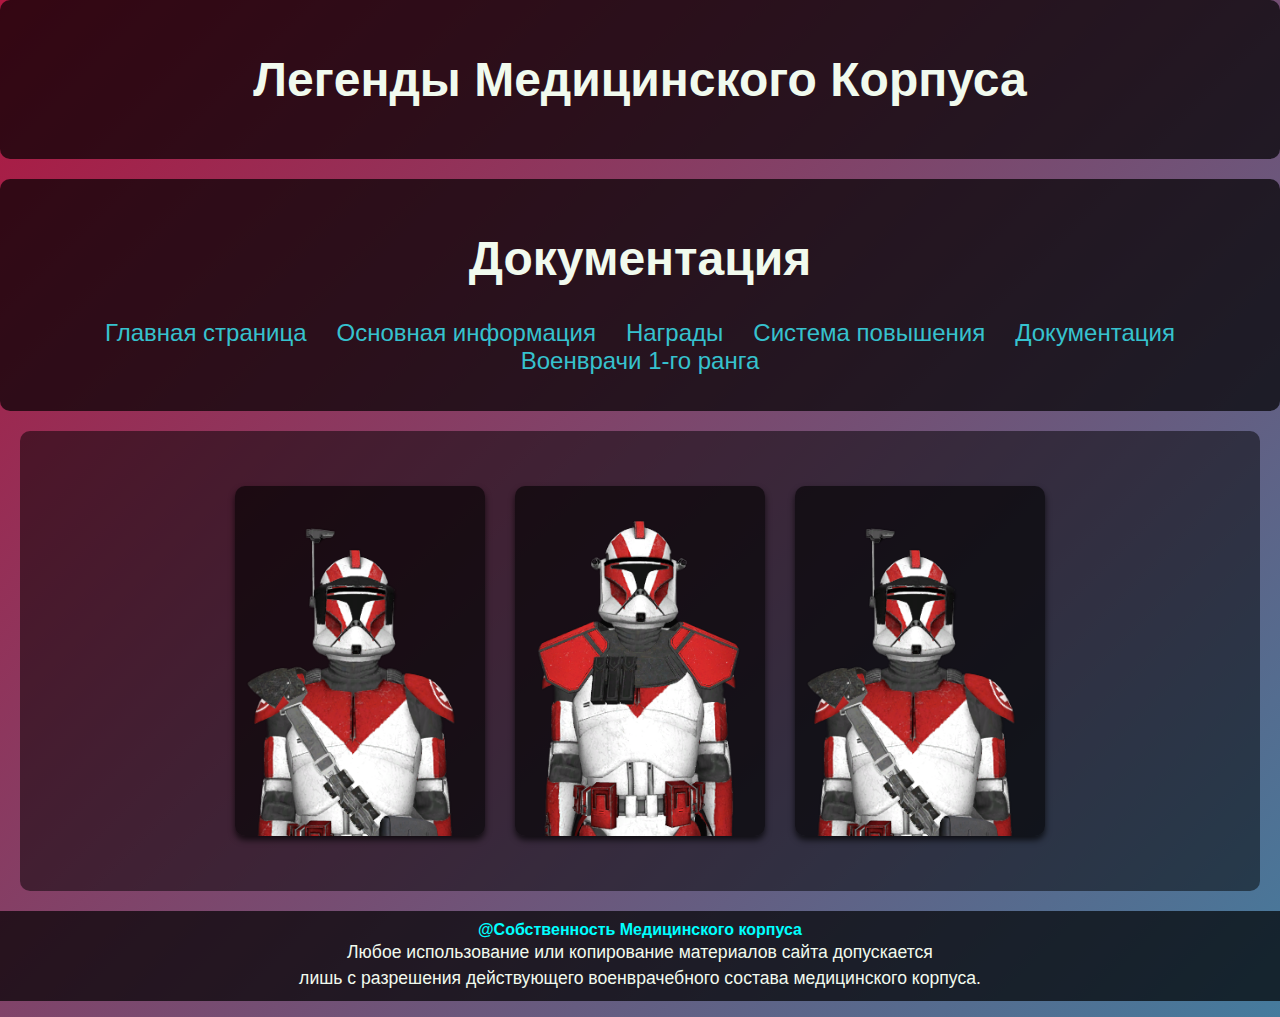
<file: Легенди МК.html>
<!DOCTYPE html>
<html lang="ru">
<head>
    <meta charset="UTF-8">
    <meta name="viewport" content="width=device-width, initial-scale=1.0">
    <title>Легенды МК</title>
    <link rel="stylesheet" href="static/style mobile.css">
    <link rel="stylesheet" href="static/styles.css">
    <style>
        /* Дополнительный стиль для карточек легенд */
        .legends-container {
            display: flex;
            flex-wrap: wrap;
            justify-content: center;
            margin: 20px;
        }

        .legend-card {
            position: relative;
            width: 250px;
            height: 350px;
            margin: 15px;
            border-radius: 10px;
            background: rgba(0, 0, 0, 0.6);
            box-shadow: 0 4px 6px rgba(0, 0, 0, 0.7);
            overflow: hidden;
            cursor: pointer;
            transition: transform 0.3s ease, background-color 0.3s;
            animation: fadeIn 0.8s ease-out;
        }

        .legend-card:hover {
            background-color: rgba(255, 255, 255, 0.2);
        }

        .legend-card.active {
            transform: scale(1.1); /* Анимация приближения */
            z-index: 10;
        }

        /* Исправление для изображений */
        .legend-img {
            width: 100%; /* Заполнение ширины карточки */
            height: 60%; /* Фиксированная высота */
            object-fit: cover; /* Изображение заполняет контейнер */
            object-position: top; /* Центрируем верхнюю часть изображения */
            border-top-left-radius: 10px; /* Скругление углов сверху */
            border-top-right-radius: 10px;
        }

        .legend-info {
            padding: 10px;
            text-align: center;
            color: #a8dadc;
        }

        .legend-details {
            position: absolute;
            bottom: -100%;
            left: 0;
            width: 100%;
            background: rgba(0, 0, 0, 0.9);
            color: #f1faee;
            text-align: center;
            padding: 10px;
            box-sizing: border-box;
            transition: bottom 0.5s ease;
        }

        .legend-card.active .legend-details {
            bottom: 0;
        }

        /* Анимация появления */
        @keyframes fadeIn {
            from {
                opacity: 0;
                transform: translateY(20px);
            }
            to {
                opacity: 1;
                transform: translateY(0);
            }
        }
    </style>
</head>
<body>
    <header class="header">
        <h1>Легенды Медицинского Корпуса</h1>
    </header>
</head>
<body>
    <header class="header">
        <h1>Документация</h1>
        <nav>
            <ul class="nav-list">
                <li><a href="index.html">Главная страница</a></li>
                <li><a href="main_info.html">Основная информация</a></li>
                <li><a href="awards.html">Награды</a></li>
                <li><a href="upgrade_system.html">Система повышения</a></li>
                <li><a href="documentation.html">Документация</a></li>
                <li><a href="military_doctors.html">Военврачи 1-го ранга</a></li>
            </ul>
        </nav>
    </header>

    <section class="info">
        <div class="legends-container">
            <!-- Карточка игрока -->
            <div class="legend-card" onclick="toggleLegend(this)">
                <img src="static/images/ВВ1.png" alt="Фото бойца">
                <div class="legend-info">
                    <h3>Позывной: Mafin</h3>
                    <p>Звание: Военврач 1-го ранга</p>
                </div>
                <div class="legend-details">
                    <p>Получено за поднятие мед корпуса после Вали</p>
                    <p>Дата: 18.05.2024</p>
                </div>
            </div>

            <div class="legend-card" onclick="toggleLegend(this)">
                <img src="static/images/Хирург.png" alt="Фото бойца">
                <div class="legend-info">
                    <h3>Позывной: Кратос</h3>
                    <p>Звание: Хирург</p>
                </div>
                <div class="legend-details">
                    <p>Получено за успешное руководство спецоперацией.</p>
                    <p>Дата: 25.06.2024</p>
                </div>
            </div>

            <div class="legend-card" onclick="toggleLegend(this)">
                <img src="static/images/ВВ1.png" alt="Фото бойца">
                <div class="legend-info">
                    <h3>Позывной: RenndyOne</h3>
                    <p>Звание: Военврач 1-го ранга</p>
                </div>
                <div class="legend-details">
                    <p>Получено за заслуги перед Медицинским Корпусом. 🐘</p>
                    <p>Дата: 16.12.2024</p>
                </div>
            </div>
        </div>
    </section>

    <footer class="footer">
        <p class="footer-text">
            <span style="font-weight: bold; color: #00ffff;">@Собственность Медицинского корпуса</span><br>
            <span style="font-size: 1.1rem; line-height: 1.5; color: #f1faee;">Любое использование или копирование материалов сайта допускается<br>лишь с разрешения действующего военврачебного состава медицинского корпуса.</span>
        </p>
    </footer>

    <script>
        // Функция для анимации карточки
        function toggleLegend(card) {
            const cards = document.querySelectorAll('.legend-card');
            cards.forEach(c => {
                if (c !== card) {
                    c.classList.remove('active'); // Снимаем активное состояние с других карточек
                }
            });
            card.classList.toggle('active'); // Включаем анимацию
        }
    </script>
</body>
</html>
</file>
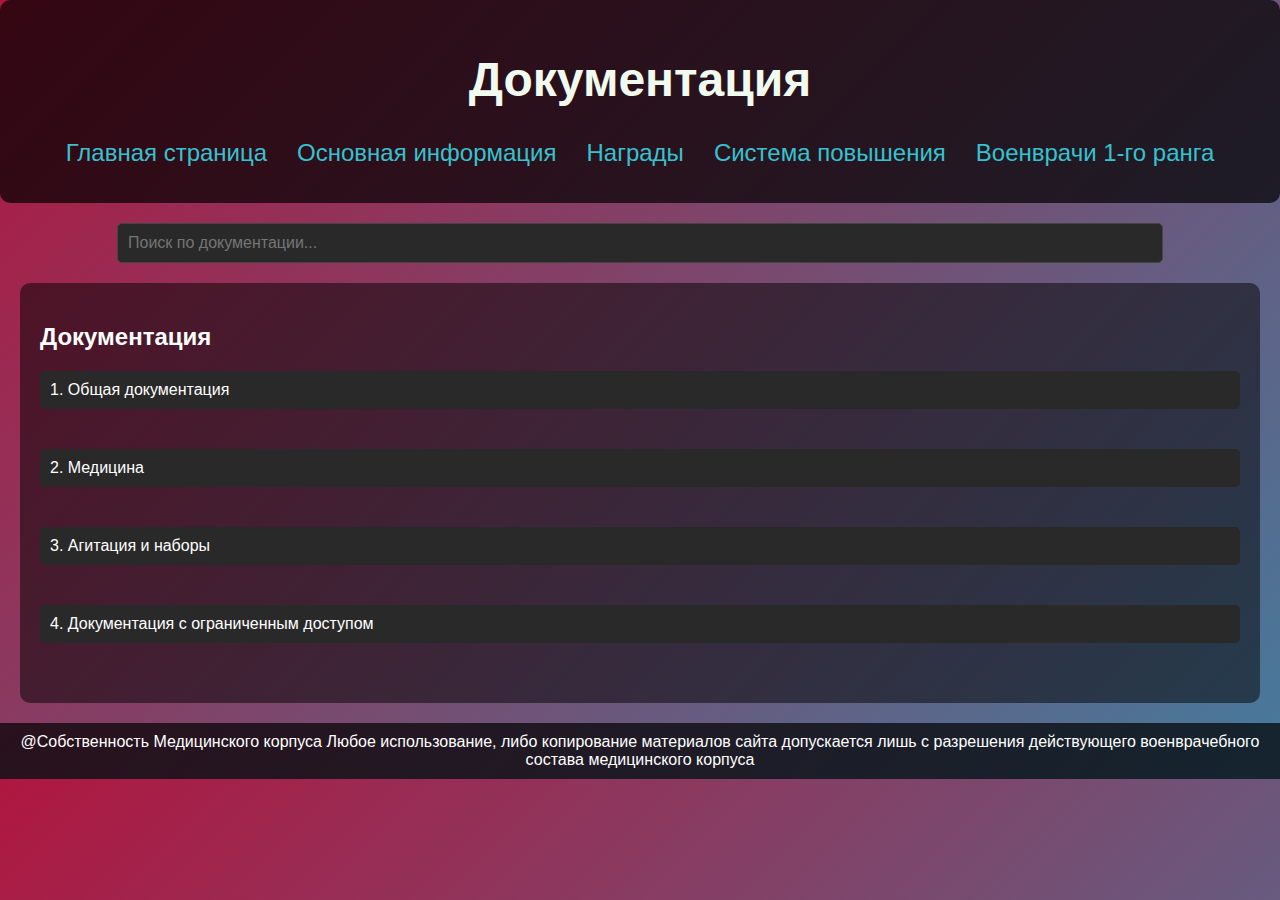
<file: templates/documentation.html>
<!DOCTYPE html>
<html lang="ru">
<head>
    <meta charset="UTF-8">
    <meta name="viewport" content="width=device-width, initial-scale=1.0">
    <title>Документация</title>
    <link rel="stylesheet" href="/static/style mobile.css">
    <link rel="stylesheet" href="/static/styles.css">
    <style>
        /* Основной стиль страницы */
        body {
            background-color: #121212;
            color: #ffffff;
            font-family: 'Arial', sans-serif;
        }

        /* Анимация плавного появления */
        @keyframes fadeIn {
            from {
                opacity: 0;
                transform: translateY(20px);
            }
            to {
                opacity: 1;
                transform: translateY(0);
            }
        }

        /* Применение анимации для заголовка и навигации */
        .header, .footer-text, h1, h2 {
            animation: fadeIn 1s ease-out;
        }

        /* Анимация для заголовков секций и содержания */
        .section-header {
            cursor: pointer;
            background-color: #292929;
            padding: 10px;
            border-radius: 5px;
            margin: 10px 0;
            color: #ffffff;
            transition: background-color 0.3s;
            animation: fadeIn 1s ease-out 0.5s; /* Задержка для плавного появления */
        }

        .section-header:hover {
            background-color: #333333;
        }

        /* Плавное появление для самих секций */
        .section {
            max-height: 0;
            overflow: hidden;
            opacity: 0;
            padding: 0 20px;
            border-radius: 5px;
            margin: 20px 0;
            background-color: #1e1e1e;
            transition: max-height 0.5s ease, opacity 0.5s ease;
        }

        .section.open {
            max-height: 500px; /* Ограничение высоты при открытии */
            opacity: 1;
            padding: 20px; /* Появление отступа при раскрытии */
            animation: fadeIn 0.5s ease-out;
        }

        .footer-text {
            text-align: center;
            margin-top: 20px;
            color: #ffffff;
            animation: fadeIn 1s ease-out;
        }

        /* Ссылки с анимацией при наведении */
        .doc-link {
            color: #00bcd4;
            text-decoration: none;
            font-size: 1.2em;
            transition: color 0.3s;
            animation: fadeIn 1s ease-out;
        }

        .doc-link:hover {
            color: #ffffff;
            text-decoration: underline;
        }

        /* Поле для поиска с плавным появлением */
        .search-container {
            margin: 20px 0;
            text-align: center;
            animation: fadeIn 1s ease-out 0.2s;
        }

        .search-input {
            padding: 10px;
            font-size: 1em;
            width: 80%;
            border-radius: 5px;
            border: 1px solid #444;
            background-color: #292929;
            color: #ffffff;
        }
    </style>
</head>
<body>
    <header class="header">
        <h1>Документация</h1>
        <nav>
            <ul class="nav-list">
                <li><a href="/templates/index.html">Главная страница</a></li>
                <li><a href="/templates/main_info.html">Основная информация</a></li>
                <li><a href="/templates/awards.html">Награды</a></li>
                <li><a href="/templates/upgrade_system.html">Система повышения</a></li>
                <li><a href="/templates/military_doctors.html">Военврачи 1-го ранга</a></li>
            </ul>
        </nav>
    </header>

    <!-- Поле для поиска -->
    <div class="search-container">
        <input type="text" id="searchInput" class="search-input" placeholder="Поиск по документации..." onkeyup="searchDocs()">
    </div>

    <section class="info">
        <h2>Документация</h2>
        
        <div class="section-header" onclick="toggleSection('general-doc')">1. Общая документация</div>
        <div id="general-doc" class="section">
            <ul>
                <li><a class="doc-link" href="https://drive.google.com/open?id=1Xx-m5UyT4gi0Dx95Rsk-BM68A4_-GLWZJKsI8VXk728&usp=drive_copy" target="_blank">Экскурсия за базой</a></li>
                <li><a class="doc-link" href="https://drive.google.com/open?id=1BD3K4WmyBxa_IYgJNLVlQE2ob6k-5xu6-uziS3ydUD8&usp=drive_copy" target="_blank">Устав Медицинского Корпуса</a></li>
                <li><a class="doc-link" href="https://drive.google.com/open?id=1OnLPci_9Q-HRZiqZAMBba2KDVhmtXCEZOPW_PU7cMYs&usp=drive_copy" target="_blank">Устав комендатуры Медицинского корпуса</a></li>
                <li><a class="doc-link" href="https://drive.google.com/open?id=11E9IX1OUjWcnQRUHGTqOaPfoijdvoi4W1YAhwEtjO1E&usp=drive_copy" target="_blank">Устав Интендантов МК</a></li>
                <li><a class="doc-link" href="https://drive.google.com/open?id=1pbGgqE1YKzE_OepmmZd0Di4kMCYg79lAJCT2egwkTdE&usp=drive_copy" target="_blank">Тренировки Медицинского Корпуса</a></li>
                <li><a class="doc-link" href="https://drive.google.com/open?id=1rfobztXYg4k9uhiaLodwiDeZhW_PEVsIz5J-b0LDT6M&usp=drive_copy" target="_blank">Таблица состава МК</a></li>
                <li><a class="doc-link" href="https://drive.google.com/open?id=1X-1h-Jc9Y7fsg8l3EiJ5Hkt4ftIBbZllw-_VF0mzK64&usp=drive_copy" target="_blank">Проверка на дефектность</a></li>
                <li><a class="doc-link" href="https://drive.google.com/open?id=10cSs5e8jn8klFDxGq3cEeVoou54MI2P3FtDmssmMVOs&usp=drive_copy" target="_blank">Положение о санитарной деятельности Медицинского корпуса</a></li>
                <li><a class="doc-link" href="https://drive.google.com/open?id=1rHmTFp_-DSuqVreBj0z56fSKjdob9acb&usp=drive_copy" target="_blank">Военно-полевой госпиталь</a></li>
                <li><a class="doc-link" href="https://drive.google.com/open?id=1cJiO8lbGv4Qn8b1ZpARiHzZQCrmREkCCT50IcdVxBGk&usp=drive_copy" target="_blank">Положение Дежурной Службы</a></li>
                <li><a class="doc-link" href="https://drive.google.com/open?id=1pf2EpvjnGt7nQ9-BU_vDlBXrRCZd68Gpu_TJsXBSty4&usp=drive_copy" target="_blank">Обучающая программа для кадетов О.П.Д.К.</a></li>
                <li><a class="doc-link" href="https://drive.google.com/open?id=1upf5D9SJ0bIjOFT58tOCF7skhlHQo-l4k9povE3QwLE&usp=drive_copy" target="_blank">Вопросы для психологической проверки</a></li>
                <li><a class="doc-link" href="https://drive.google.com/open?id=1-ndUAfGjQozgaZO8xlToUv8PKViAMyjKnzWLxLQT1NE&usp=drive_copy" target="_blank">Нештатные ситуации и действия при объявлении.</a></li>
                <li><a class="doc-link" href="https://docs.google.com/spreadsheets/d/1fQC7PLNfqzhigCABok96N9M1mTSHebf-TAUljrs2I8s/edit?gid=108221883#gid=108221883" target="_blank">Вооружение Медицинского Корпуса.</a></li>

            </ul>
        </div>

        <div class="section-header" onclick="toggleSection('medicine-doc')">2. Медицина</div>
        <div id="medicine-doc" class="section">
            <ul>
                <li><a class="doc-link" href="https://drive.google.com/open?id=1IQlptyyYtwXLWaaMhfglzajZeA4LbkK2hF4niDeHQBA&usp=drive_copy" target="_blank">Рецепты</a></li>
                <li><a class="doc-link" href="https://drive.google.com/open?id=15s6A9y9NjS9vJE1kyPrgmXFO77BZBYLplpC1du3f4OY&usp=drive_copy" target="_blank">Регламент Мед.карт</a></li>
                <li><a class="doc-link" href="https://docs.google.com/document/d/19p67LeH7TQlE24csNPhWL7BKE44QPmui/edit#heading=h.p0rdia1fmwhv" target="_blank">Стационарка</a></li>
                <li><a class="doc-link" href="https://drive.google.com/open?id=1AOFrFGPlbImwWLjZTsTCt6X7DEGNQCLXlkXkwfcbNDc&usp=drive_copy" target="_blank">КОМ</a></li>
                <li><a class="doc-link" href="https://drive.google.com/open?id=1cTX9w_KwELyjdqqWMkKmvZCBx-Sry8t9i9aP_Bc4mSM&usp=drive_copy" target="_blank">Альманах</a></li>
            </ul>
        </div>

        <div class="section-header" onclick="toggleSection('recruitment-doc')">3. Агитация и наборы</div>
        <div id="recruitment-doc" class="section">
            <ul>
                <li><a class="doc-link" href="https://drive.google.com/open?id=1HWLwXZYfvmork-58t3XWY5AiSVnoIOeQIbFfKtDktF8&usp=drive_copy" target="_blank">Собеседование</a></li>
                <li><a class="doc-link" href="https://drive.google.com/open?id=1IG7ASHZKHrQKfRxQsxD11ZdNS7YwuP6D6HNoagP0sfc&usp=drive_copy" target="_blank">Регламент агитация и наборов</a></li>
                <li><a class="doc-link" href="https://drive.google.com/open?id=1HVONSOSZdGTmlyEP7c3vnMe1mPqBsHUjUQzLGqMHLEE&usp=drive_copy" target="_blank">Вступительное ознакомление</a></li>

            </ul>
        </div>

        <div class="section-header" onclick="toggleSection('restricted-doc')">4. Документация с ограниченным доступом</div>
        <div id="restricted-doc" class="section">
            <ul>
                <li><a class="doc-link" href="https://docs.google.com/document/d/1x_cD6xriq04Ak1ZFnM6tAEcIAmQF9f-AH4izQ1Z5ob0/edit#heading=h.j3n1ffvar5ax" target="_blank">Командование отрядом</a></li>
                <li><a class="doc-link" href="https://docs.google.com/document/d/1cYyPBRrfsnsSNJhh3vw1w3J8PD_m-OV63hzDdmnAQ4Y/edit#heading=h.adnnxhgnustk" target="_blank">Распределение и командование отрядом</a></li>
                <li><a class="doc-link" href="https://docs.google.com/document/d/1oaElQlp0LOG6MQnXlEVZ6yaoGO-BEhty3AY7xKQ1QNY/edit" target="_blank">Курс ординатуры</a></li>
                <li><a class="doc-link" href="https://docs.google.com/document/d/1qwQvZiX32uBN2s0sAhFqozErVAT91rrIaR8rI1eRHAo/edit" target="_blank">Курс Военфельдшера</a></li>
                <li><a class="doc-link" href="https://docs.google.com/document/d/1pnVbQEaHqjCV-NqOFu22H0VwkAhe9CM84matX9SoUic/edit" target="_blank">Врачебный курс</a></li>
                <li><a class="doc-link" href="https://docs.google.com/document/d/1X-1h-Jc9Y7fsg8l3EiJ5Hkt4ftIBbZllw-_VF0mzK64/edit" target="_blank">Проверка на дефектность</a></li>
                <li><a class="doc-link" href="https://docs.google.com/document/d/1egrtlsbMju2hybyV53BM72AkQQEn8_yd29a7dTxW0sk/edit?usp=sharing" target="_blank">Проверка на дефектность</a></li>
                <li><a class="doc-link" href="https://docs.google.com/spreadsheets/d/11TN5HK96d0soqql8rxklGqEVuxJ7PL2-oa_LZ52WX_k/edit?gid=0#gid=0" target="_blank">База данных почт МК</a></li>
                    </ul>
        </div>

    </section>

    <footer>
        <div class="footer-text">@Собственность Медицинского корпуса
            Любое использование, либо копирование материалов сайта допускается лишь с разрешения действующего военврачебного состава медицинского корпуса</div>
    </footer>

    <script>
        function toggleSection(sectionId) {
            const section = document.getElementById(sectionId);
            section.classList.toggle('open');
        }

        function searchDocs() {
            const input = document.getElementById('searchInput').value.toLowerCase();
            const links = document.querySelectorAll('.doc-link');
            const sections = document.querySelectorAll('.section');

            sections.forEach(section => {
                let hasMatch = false;
                const linksInSection = section.querySelectorAll('.doc-link');
                
                linksInSection.forEach(link => {
                    const text = link.textContent.toLowerCase();
                    if (text.includes(input)) {
                        link.parentElement.style.display = '';
                        hasMatch = true;
                    } else {
                        link.parentElement.style.display = 'none';
                    }
                });

                // Автоматическое раскрытие секции, если в ней есть совпадения
                if (hasMatch) {
                    section.classList.add('open');
                } else {
                    section.classList.remove('open');
                }
            });
        }
    </script>
</body>
</html>
</file>
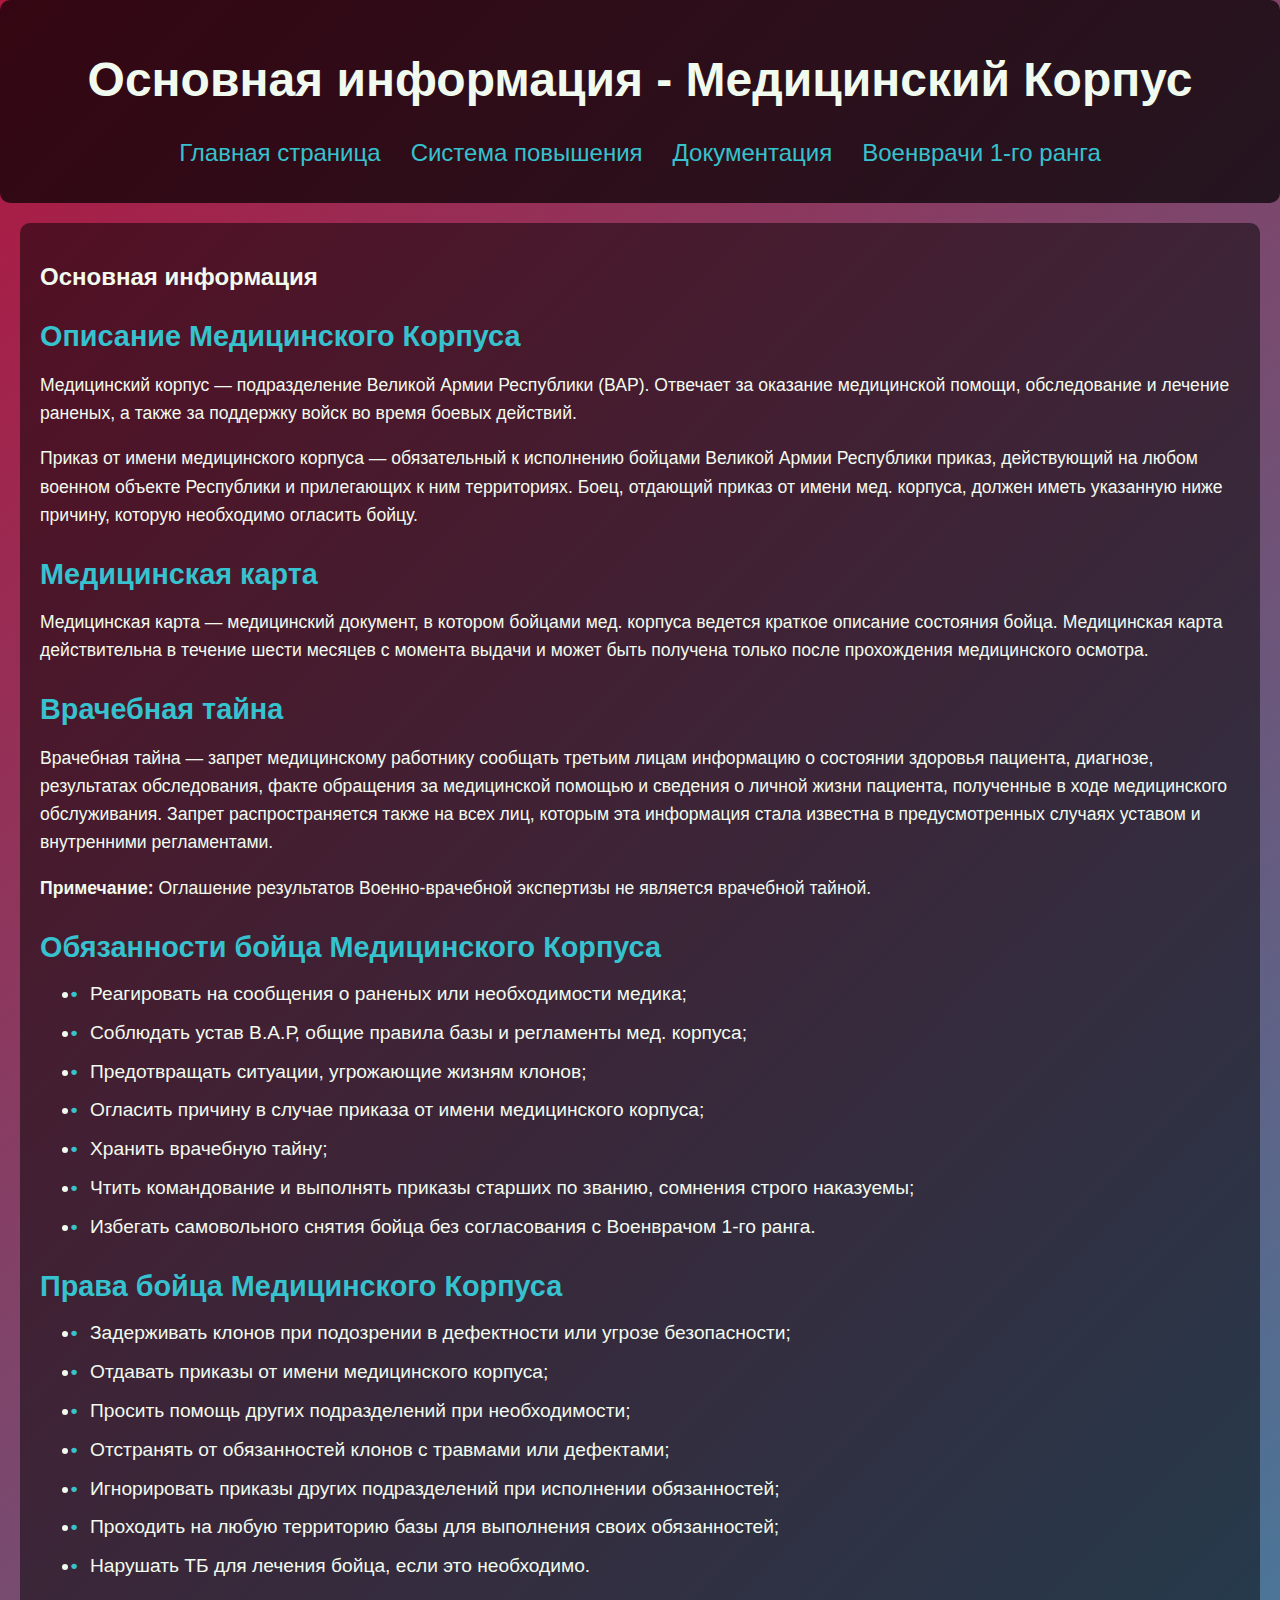
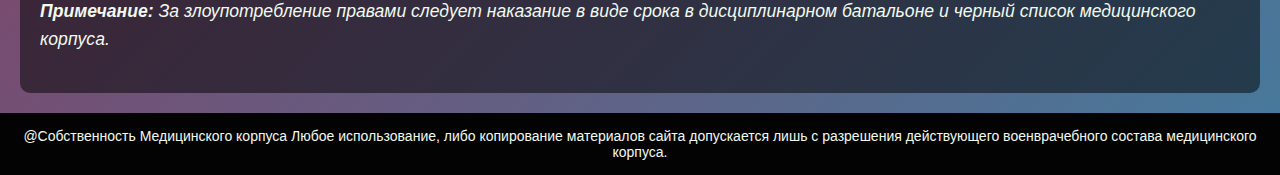
<file: templates/main_info.html>
<!DOCTYPE html>
<html lang="ru">
<head>
    <meta charset="UTF-8">
    <meta name="viewport" content="width=device-width, initial-scale=1.0">
    <title>Основная информация - Медицинский Корпус</title>
    <link rel="stylesheet" href="/static/style mobile.css">
    <link rel="stylesheet" href="/static/styles.css">
    <style>
        /* Основной фон страницы */
        body {
            font-family: 'Arial', sans-serif;
            margin: 0;
            padding: 0;
            background: linear-gradient(135deg, #AF1740, #457b9d);
            color: #f1faee;
        }

        /* Анимация для плавного появления */
        @keyframes fadeIn {
            from {
                opacity: 0;
                transform: translateY(-20px);
            }
            to {
                opacity: 1;
                transform: translateY(0);
            }
        }

        /* Анимация заголовка и навигации */
        .header h1 {
            font-size: 3rem;
            color: #f1faee;
            animation: fadeIn 1s ease-in-out;
        }

        /* Анимация пунктов меню */
        .nav-list {
            list-style: none;
            padding: 0;
            display: flex;
            justify-content: center;
        }

        .nav-list li {
            margin: 0 15px;
            animation: fadeIn 1.2s ease-in-out;
        }

        .nav-list a {
            color: #36C2CE;
            font-size: 1.5rem;
            text-decoration: none;
        }

        /* Анимация для секций */
        .section-container {
            margin-bottom: 20px;
            animation: fadeIn 1.5s ease;
        }

        /* Анимация для элементов списка обязанностей */
        .info-list li {
            font-size: 1.2rem;
            line-height: 1.5;
            padding-left: 10px;
            position: relative;
            margin-bottom: 10px;
            animation: fadeIn 1.8s ease;
        }

        /* Стиль для точек перед элементами списка */
        .info-list li::before {
            content: "•";
            color: #36C2CE;
            font-weight: bold;
            display: inline-block;
            width: 1em;
            margin-left: -1em;
        }

        /* Прочие стили */
        .header {
            text-align: center;
            padding: 20px;
            background: rgba(0, 0, 0, 0.7);
            margin-bottom: 20px;
            border-radius: 10px;
        }

        .info {
            padding: 20px;
            background: rgba(0, 0, 0, 0.5);
            margin: 20px;
            border-radius: 10px;
        }

        .section-container h3 {
            color: #36C2CE;
            font-size: 1.8rem;
            margin-bottom: 10px;
        }

        .section-container p {
            font-size: 1.1rem;
            line-height: 1.6;
            margin-bottom: 10px;
        }

        .note {
            font-size: 1rem;
            color: #f1faee;
            font-style: italic;
            margin-top: 10px;
        }

        footer {
            text-align: center;
            padding: 15px;
            background-color: #030303;
            color: #f1faee;
            font-size: 14px;
        }
    </style>
</head>
<body>
    <div class="header">
        <h1>Основная информация - Медицинский Корпус</h1>
        <nav>
            <ul class="nav-list">
                <li><a href="/templates/index.html">Главная страница</a></li>
                <li><a href="/templates/upgrade_system.html">Система повышения</a></li>
                <li><a href="/templates/documentation.html">Документация</a></li>
                <li><a href="/templates/military_doctors.html">Военврачи 1-го ранга</a></li>
            </ul>
        </nav>
    </div>

    <div class="info">
        <h2>Основная информация</h2>
        
        <section class="section-container">
            <h3>Описание Медицинского Корпуса</h3>
            <p>Медицинский корпус — подразделение Великой Армии Республики (ВАР). Отвечает за оказание медицинской помощи, обследование и лечение раненых, а также за поддержку войск во время боевых действий.</p>
            <p>Приказ от имени медицинского корпуса — обязательный к исполнению бойцами Великой Армии Республики приказ, действующий на любом военном объекте Республики и прилегающих к ним территориях. Боец, отдающий приказ от имени мед. корпуса, должен иметь указанную ниже причину, которую необходимо огласить бойцу.</p>
        </section>

        <section class="section-container">
            <h3>Медицинская карта</h3>
            <p>Медицинская карта — медицинский документ, в котором бойцами мед. корпуса ведется краткое описание состояния бойца. Медицинская карта действительна в течение шести месяцев с момента выдачи и может быть получена только после прохождения медицинского осмотра.</p>
        </section>

        <section class="section-container">
            <h3>Врачебная тайна</h3>
            <p>Врачебная тайна — запрет медицинскому работнику сообщать третьим лицам информацию о состоянии здоровья пациента, диагнозе, результатах обследования, факте обращения за медицинской помощью и сведения о личной жизни пациента, полученные в ходе медицинского обслуживания. Запрет распространяется также на всех лиц, которым эта информация стала известна в предусмотренных случаях уставом и внутренними регламентами.</p>
            <p><strong>Примечание:</strong> Оглашение результатов Военно-врачебной экспертизы не является врачебной тайной.</p>
        </section>

        <section class="section-container">
            <h3>Обязанности бойца Медицинского Корпуса</h3>
            <ul class="info-list">
                <li>Реагировать на сообщения о раненых или необходимости медика;</li>
                <li>Соблюдать устав В.А.Р, общие правила базы и регламенты мед. корпуса;</li>
                <li>Предотвращать ситуации, угрожающие жизням клонов;</li>
                <li>Огласить причину в случае приказа от имени медицинского корпуса;</li>
                <li>Хранить врачебную тайну;</li>
                <li>Чтить командование и выполнять приказы старших по званию, сомнения строго наказуемы;</li>
                <li>Избегать самовольного снятия бойца без согласования с Военврачом 1-го ранга.</li>
            </ul>
        </section>

        <section class="section-container">
            <h3>Права бойца Медицинского Корпуса</h3>
            <ul class="info-list">
                <li>Задерживать клонов при подозрении в дефектности или угрозе безопасности;</li>
                <li>Отдавать приказы от имени медицинского корпуса;</li>
                <li>Просить помощь других подразделений при необходимости;</li>
                <li>Отстранять от обязанностей клонов с травмами или дефектами;</li>
                <li>Игнорировать приказы других подразделений при исполнении обязанностей;</li>
                <li>Проходить на любую территорию базы для выполнения своих обязанностей;</li>
                <li>Нарушать ТБ для лечения бойца, если это необходимо.</li>
            </ul>
            <p class="note"><strong>Примечание:</strong> За злоупотребление правами следует наказание в виде срока в дисциплинарном батальоне и черный список медицинского корпуса.</p>
        </section>
    </div>

    <footer>
        @Собственность Медицинского корпуса
Любое использование, либо копирование материалов сайта допускается лишь с разрешения действующего военврачебного состава медицинского корпуса.
    </footer>
</body>
</html>
</file>
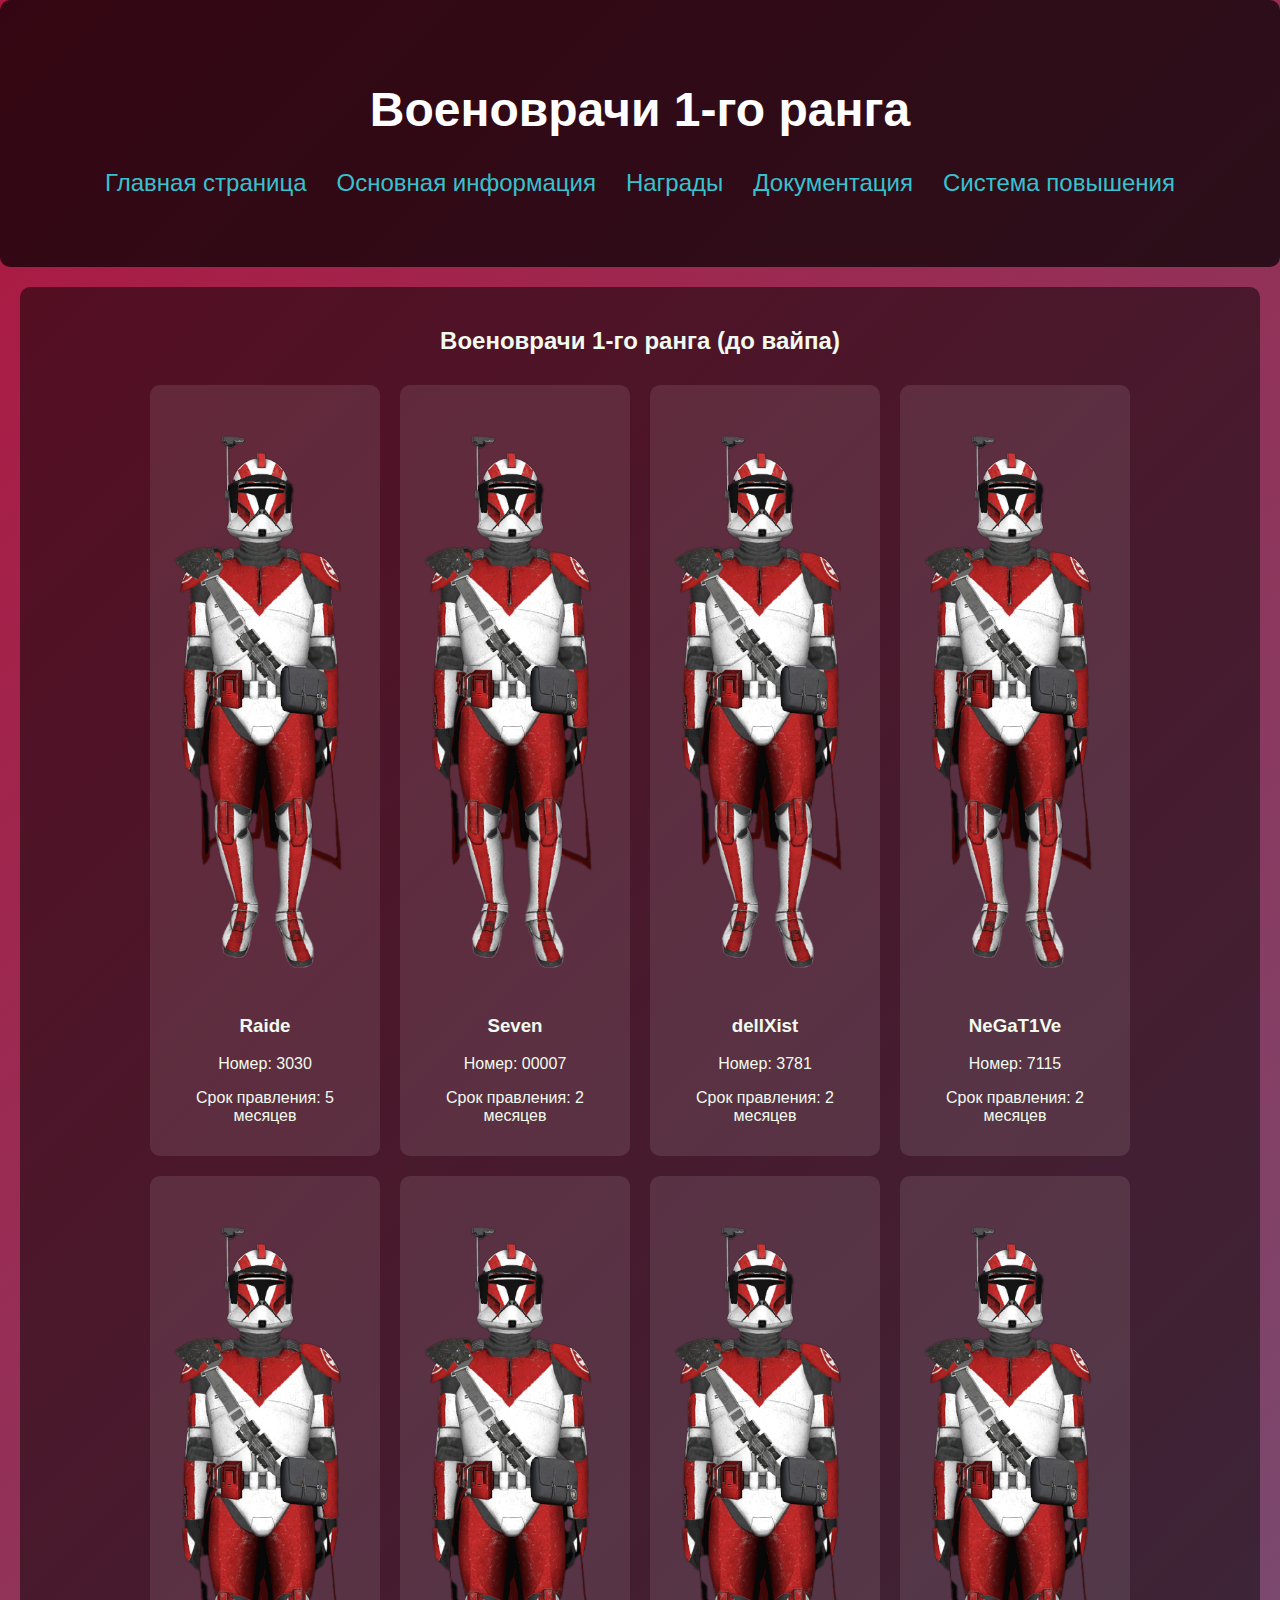
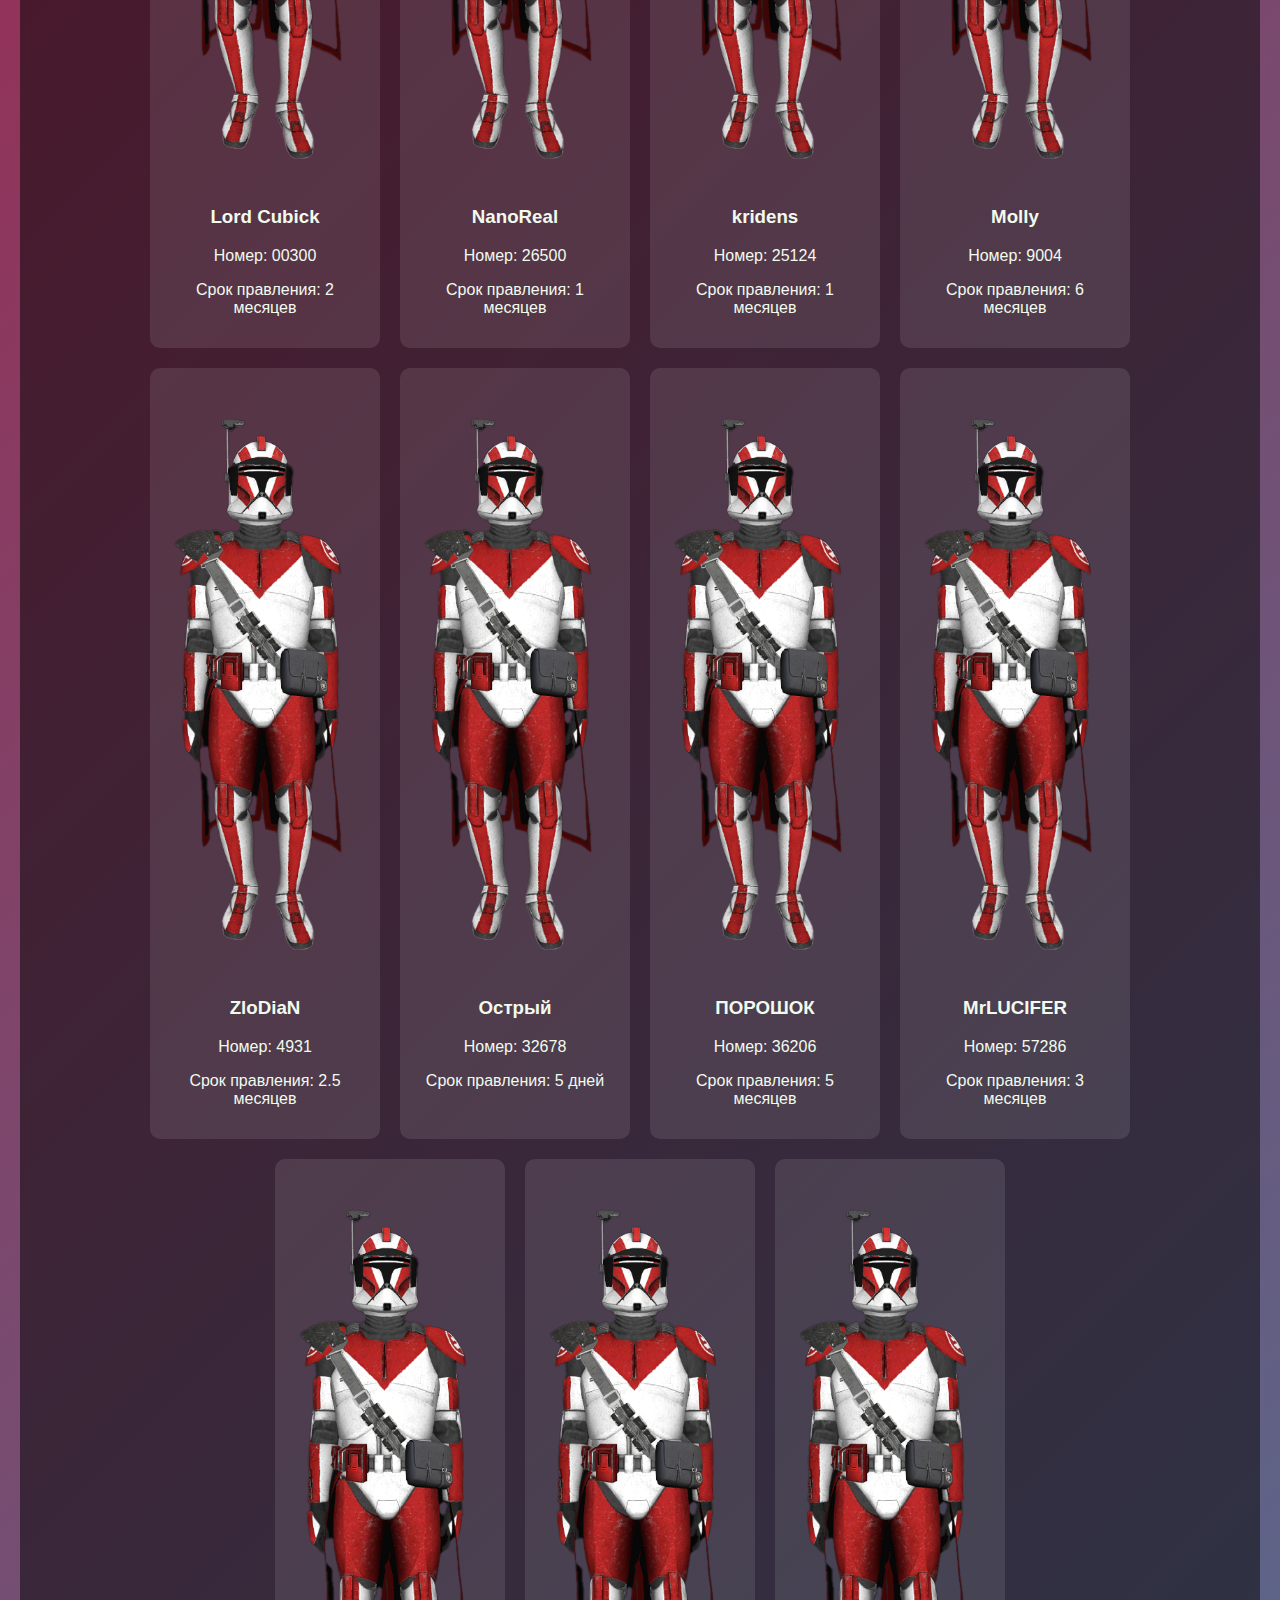
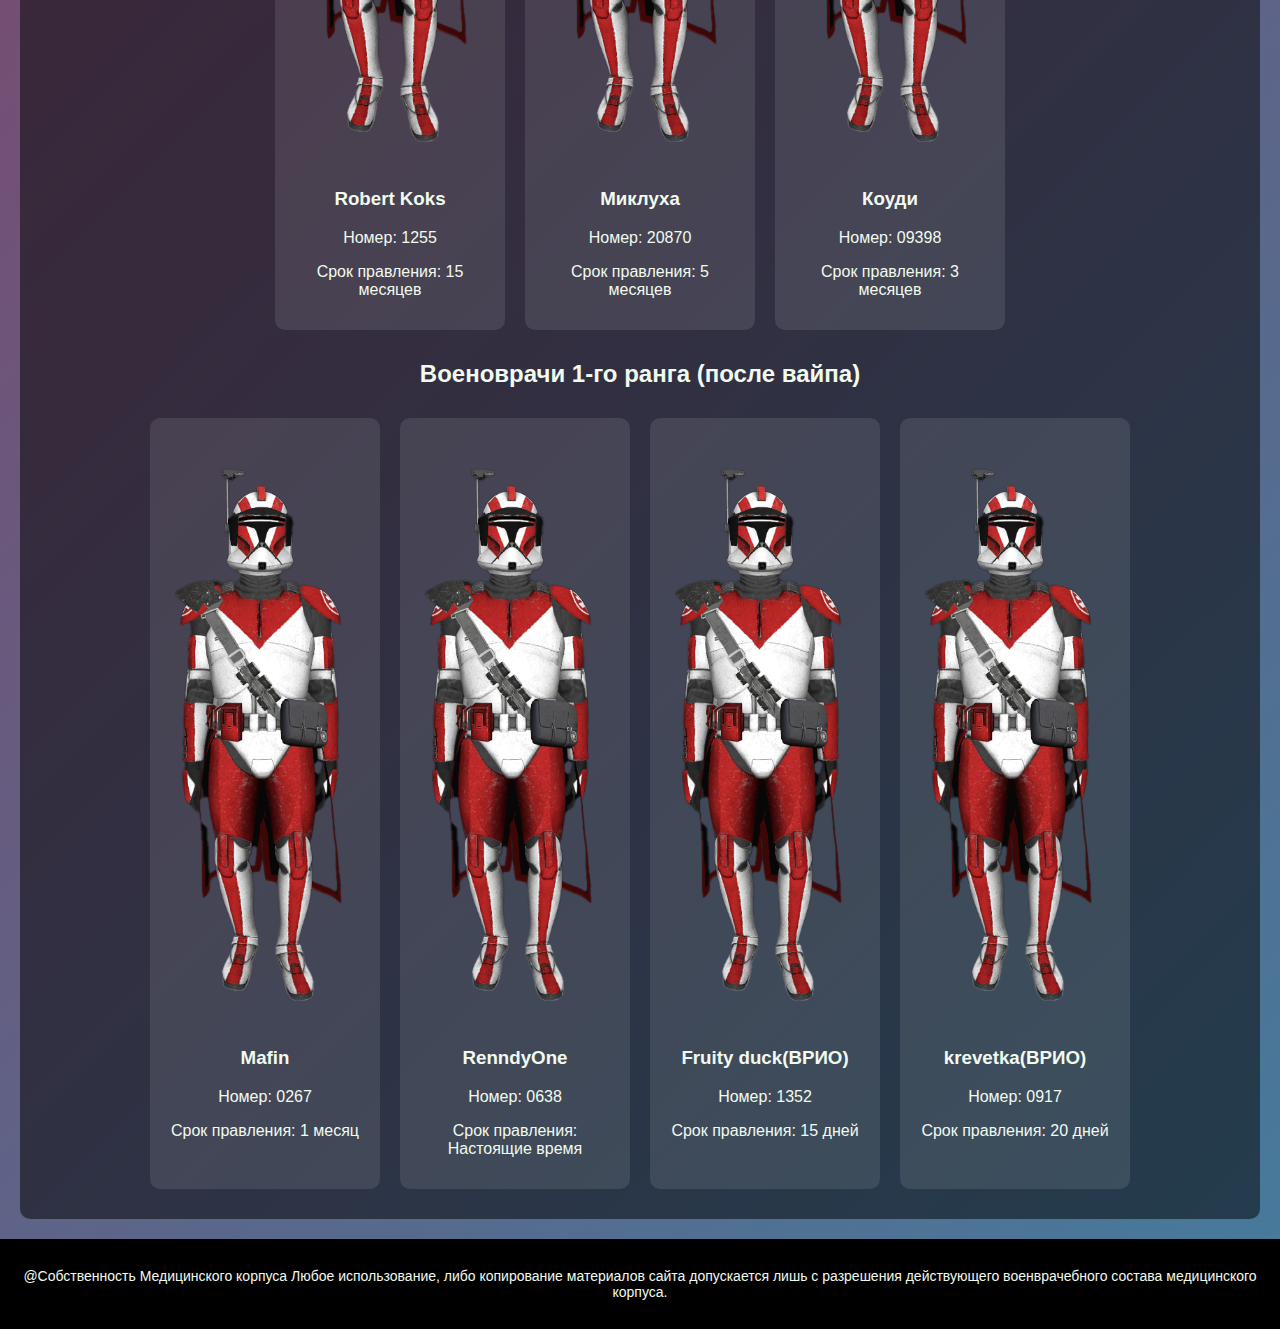
<file: templates/military_doctors.html>
<!DOCTYPE html>
<html lang="ru">
<head>
    <meta charset="UTF-8">
    <meta name="viewport" content="width=device-width, initial-scale=1.0">
    <title>Военоврачи 1-го ранга</title>
    <link rel="stylesheet" href="/static/style mobile.css">
    <link rel="stylesheet" href="/static/styles.css">
    <style>
        /* Основной стиль */
        body {
            font-family: 'Arial', sans-serif;
            margin: 0;
            padding: 0;
            background: linear-gradient(135deg, #AF1740, #457b9d);
            color: #f1faee;
        }

        /* Анимация плавного появления */
        @keyframes fadeIn {
            from {
                opacity: 0;
                transform: translateY(20px);
            }
            to {
                opacity: 1;
                transform: translateY(0);
            }
        }

        /* Анимация для заголовков и карточек */
        .header, .footer, h1, h2 {
            animation: fadeIn 1s ease-out;
        }
        .card {
            animation: fadeIn 0.8s ease-out;
            animation-delay: 0.2s; /* небольшая задержка для последовательного появления карточек */
        }

        .header {
            text-align: center;
            padding: 50px 20px;
            background: rgba(0, 0, 0, 0.7);
            margin-bottom: 20px;
            border-radius: 10px;
        }

        .header h1 {
            font-size: 3rem;
            color: #ffffff;
        }

        nav {
            margin: 20px 0;
        }

        .nav-list {
            list-style: none;
            padding: 0;
            display: flex;
            justify-content: center;
        }

        .nav-list li {
            margin: 0 15px;
        }

        .nav-list a {
            color: #36C2CE;
            font-size: 1.5rem;
            text-decoration: none;
            transition: color 0.3s;
        }

        .nav-list a:hover {
            color: white;
        }

        .achievement-container {
            max-width: 1000px;
            margin: 20px auto;
            padding: 20px;
            background: rgba(0, 0, 0, 0.5);
            border-radius: 10px;
            box-shadow: 0 0 10px rgba(0, 0, 0, 0.3);
            overflow-x: auto;
        }

        /* Стили для карточек бойцов */
        .container {
            display: flex;
            flex-wrap: wrap;
            justify-content: center;
        }

        .card {
            width: 200px;
            margin: 10px;
            padding: 15px;
            text-align: center;
            background: rgba(255, 255, 255, 0.1);
            border-radius: 10px;
            display: inline-block;
            color: #f1faee;
            transition: transform 0.3s ease, box-shadow 0.3s ease;
        }

        .card:hover {
            transform: scale(1.05); /* Увеличивает карточку при наведении */
            box-shadow: 0 4px 10px rgba(0, 0, 0, 0.3); /* Добавляет тень */
        }

        .card img {
            max-width: 100%;
            border-radius: 8px;
        }

        /* Таблица */
        table {
            width: 100%;
            border-collapse: collapse;
            margin-top: 20px;
        }

        th, td {
            border: 1px solid #fff;
            padding: 10px;
            text-align: left;
            transition: transform 0.3s, background-color 0.3s;
        }

        th {
            background: rgba(255, 255, 255, 0.1);
        }

        tr:hover {
            background-color: rgba(255, 255, 255, 0.2);
        }

        tr:hover td {
            transform: scale(1.05);
        }

        footer {
            text-align: center;
            padding: 15px;
            background-color: #000000;
            color: #f1faee;
            font-size: 14px;
            animation: fadeIn 1s ease-out;
        }
    </style>
</head>
<body>
    <header class="header">
        <h1>Военоврачи 1-го ранга</h1>
        <nav>
            <ul class="nav-list">
                <li><a href="/templates/index.html">Главная страница</a></li>
                <li><a href="/templates/main_info.html">Основная информация</a></li>
                <li><a href="/templates/awards.html">Награды</a></li>
                <li><a href="/templates/documentation.html">Документация</a></li>
                <li><a href="/templates/upgrade_system.html">Система повышения</a></li>

            </ul>
        </nav>
    </header>

    <section class="info">
        <h2 style="text-align: center; color: #f1faee;">Военоврачи 1-го ранга (до вайпа)</h2>
        <div class="container">
            <!-- Карточки бойцов -->
            <div class="card">
                <img src="/templates/ВВ1.png" alt="Фото бойца">
                <h3>Raide</h3>
                <p>Номер: 3030</p>
                <p>Срок правления: 5 месяцев</p>
            </div>
            <div class="card">
                <img src="/templates/ВВ1.png" alt="Фото бойца">
                <h3>Seven</h3>
                <p>Номер: 00007</p>
                <p>Срок правления: 2 месяцев</p>
            </div>
            <div class="card">
                <img src="/templates/ВВ1.png" alt="Фото бойца">
                <h3>dellXist</h3>
                <p>Номер: 3781</p>
                <p>Срок правления: 2 месяцев</p>
            </div>
            <div class="card">
                <img src="/templates/ВВ1.png" alt="Фото бойца">
                <h3>NeGaT1Ve</h3>
                <p>Номер: 7115</p>
                <p>Срок правления: 2 месяцев</p>
            </div>
            <div class="card">
                <img src="/templates/ВВ1.png" alt="Фото бойца">
                <h3>Lord Cubick</h3>
                <p>Номер: 00300</p>
                <p>Срок правления: 2 месяцев</p>
            </div>
            <div class="card">
                <img src="/templates/ВВ1.png" alt="Фото бойца">
                <h3>NanoReal</h3>
                <p>Номер: 26500</p>
                <p>Срок правления: 1 месяцев</p>
            </div>
            <div class="card">
                <img src="/templates/ВВ1.png" alt="Фото бойца">
                <h3>kridens</h3>
                <p>Номер: 25124</p>
                <p>Срок правления: 1 месяцев</p>
            </div>
            <div class="card">
                <img src="/templates/ВВ1.png" alt="Фото бойца">
                <h3>Molly</h3>
                <p>Номер: 9004</p>
                <p>Срок правления: 6 месяцев</p>
            </div>
            <div class="card">
                <img src="/templates/ВВ1.png" alt="Фото бойца">
                <h3>ZloDiaN</h3>
                <p>Номер: 4931</p>
                <p>Срок правления: 2.5 месяцев</p>
            </div>
            <div class="card">
                <img src="/templates/ВВ1.png" alt="Фото бойца">
                <h3>Острый</h3>
                <p>Номер: 32678</p>
                <p>Срок правления: 5 дней</p>
            </div>
            <div class="card">
                <img src="/templates/ВВ1.png" alt="Фото бойца">
                <h3>ПОРОШОК</h3>
                <p>Номер: 36206</p>
                <p>Срок правления: 5 месяцев</p>
            </div>
            <div class="card">
                <img src="/templates/ВВ1.png" alt="Фото бойца">
                <h3>MrLUCIFER</h3>
                <p>Номер: 57286</p>
                <p>Срок правления: 3 месяцев</p>
            </div>
            <div class="card">
                <img src="/templates/ВВ1.png" alt="Фото бойца">
                <h3>Robert Koks</h3>
                <p>Номер: 1255</p>
                <p>Срок правления: 15 месяцев</p>
            </div>
            <div class="card">
                <img src="/templates/ВВ1.png" alt="Фото бойца">
                <h3>Миклуха</h3>
                <p>Номер: 20870</p>
                <p>Срок правления: 5 месяцев</p>
            </div>
            <div class="card">
                <img src="/templates/ВВ1.png" alt="Фото бойца">
                <h3>Коуди</h3>
                <p>Номер: 09398</p>
                <p>Срок правления: 3 месяцев</p>
            </div>
        </div>

        <!-- Новый заголовок по центру -->
        <h2 style="text-align: center; color: #f1faee;">Военоврачи 1-го ранга (после вайпа)</h2>

        <div class="container">
            <!-- Карточки бойцов после вайпа -->
            <div class="card">
                <img src="/templates/ВВ1.png" alt="Фото бойца">
                <h3>Mafin</h3>
                <p>Номер: 0267</p>
                <p>Срок правления: 1 месяц</p>
            </div>
            <div class="card">
                <img src="/templates/ВВ1.png" alt="Фото бойца">
                <h3>RenndyOne</h3>
                <p>Номер: 0638</p>
                <p>Срок правления: Настоящие время</p>
            </div>
            <div class="card">
                <img src="/templates/ВВ1.png" alt="Фото бойца">
                <h3>Fruity duck(ВРИО)</h3>
                <p>Номер: 1352 </p>
                <p>Срок правления: 15 дней</p>
            </div>
            <div class="card">
                <img src="/templates/ВВ1.png" alt="Фото бойца">
                <h3> krevetka(ВРИО)</h3>
                <p>Номер: 0917</p>
                <p>Срок правления: 20 дней</p>
            </div>
            <!-- Добавьте дополнительные карточки по необходимости -->
        </div>
    </section>

    <footer>
        <p>@Собственность Медицинского корпуса
            Любое использование, либо копирование материалов сайта допускается лишь с разрешения действующего военврачебного состава медицинского корпуса.</p>
    </footer>
</body>
</html>
</file>
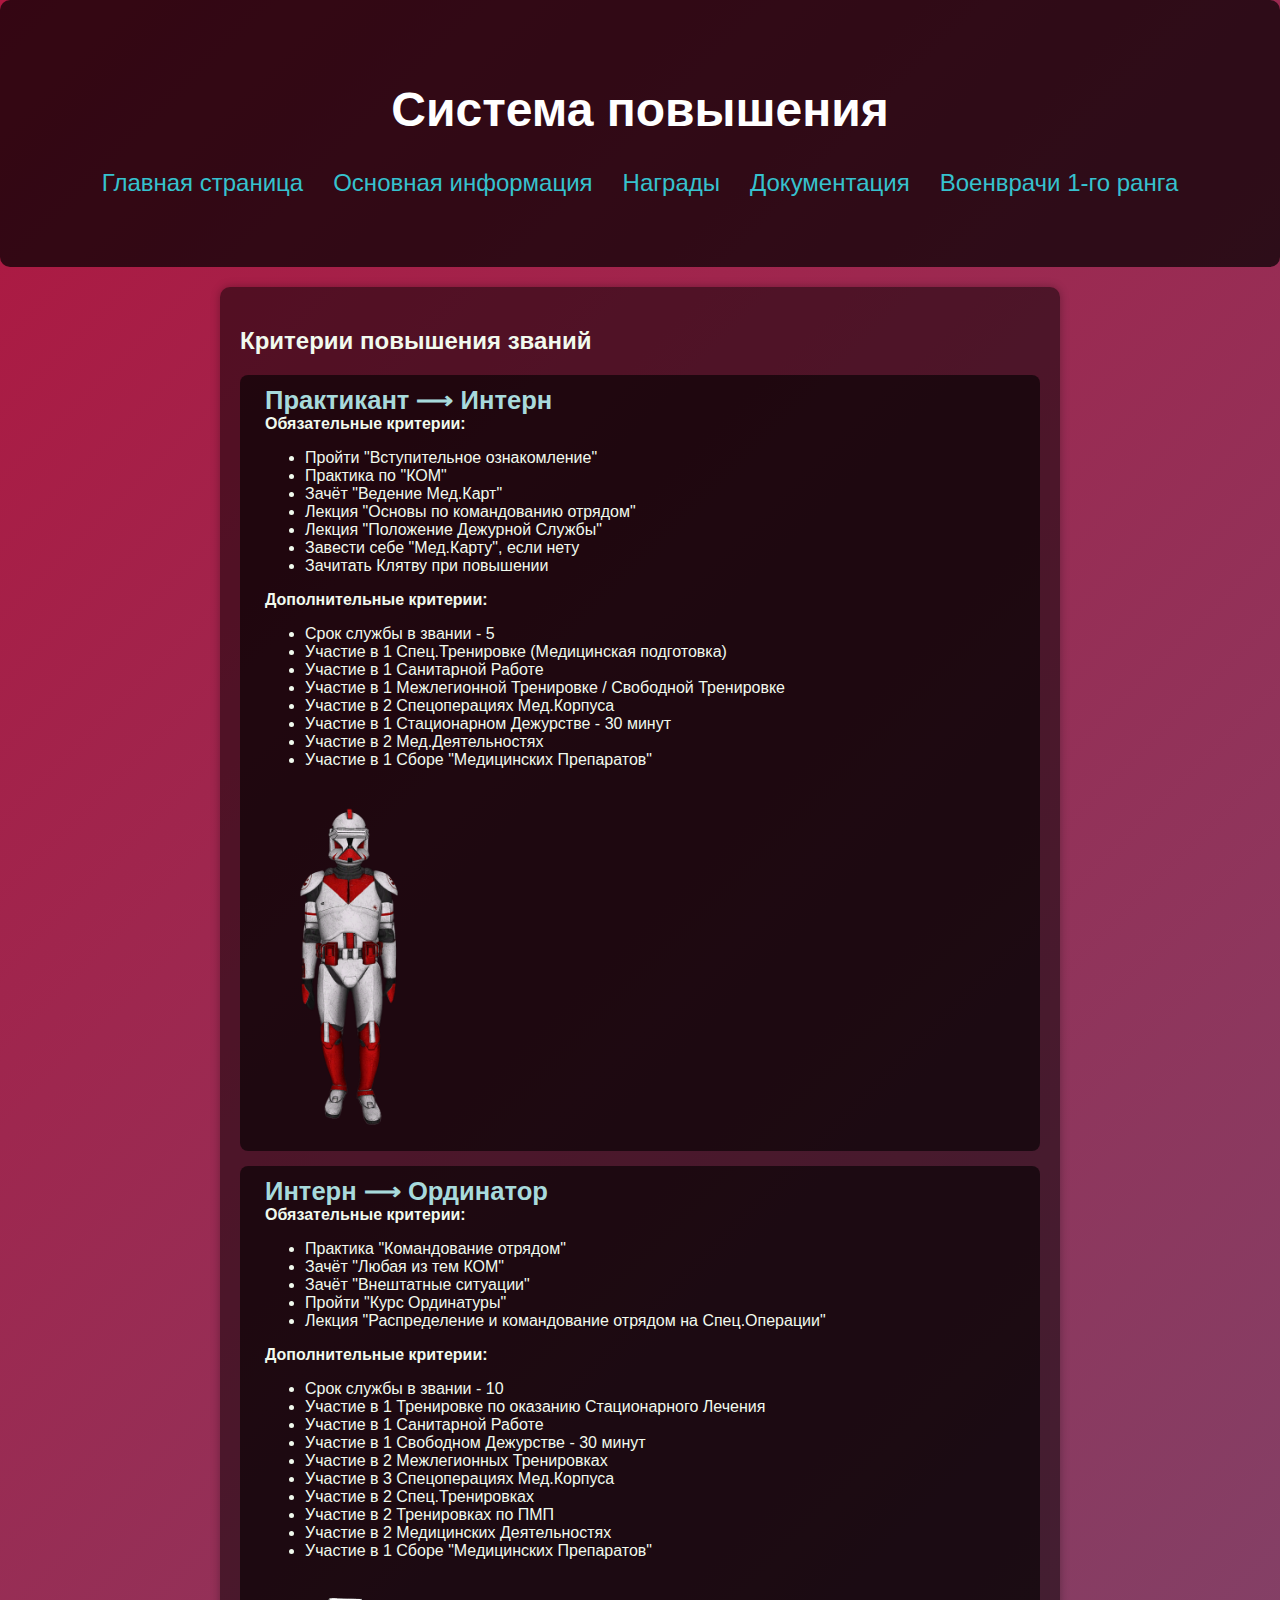
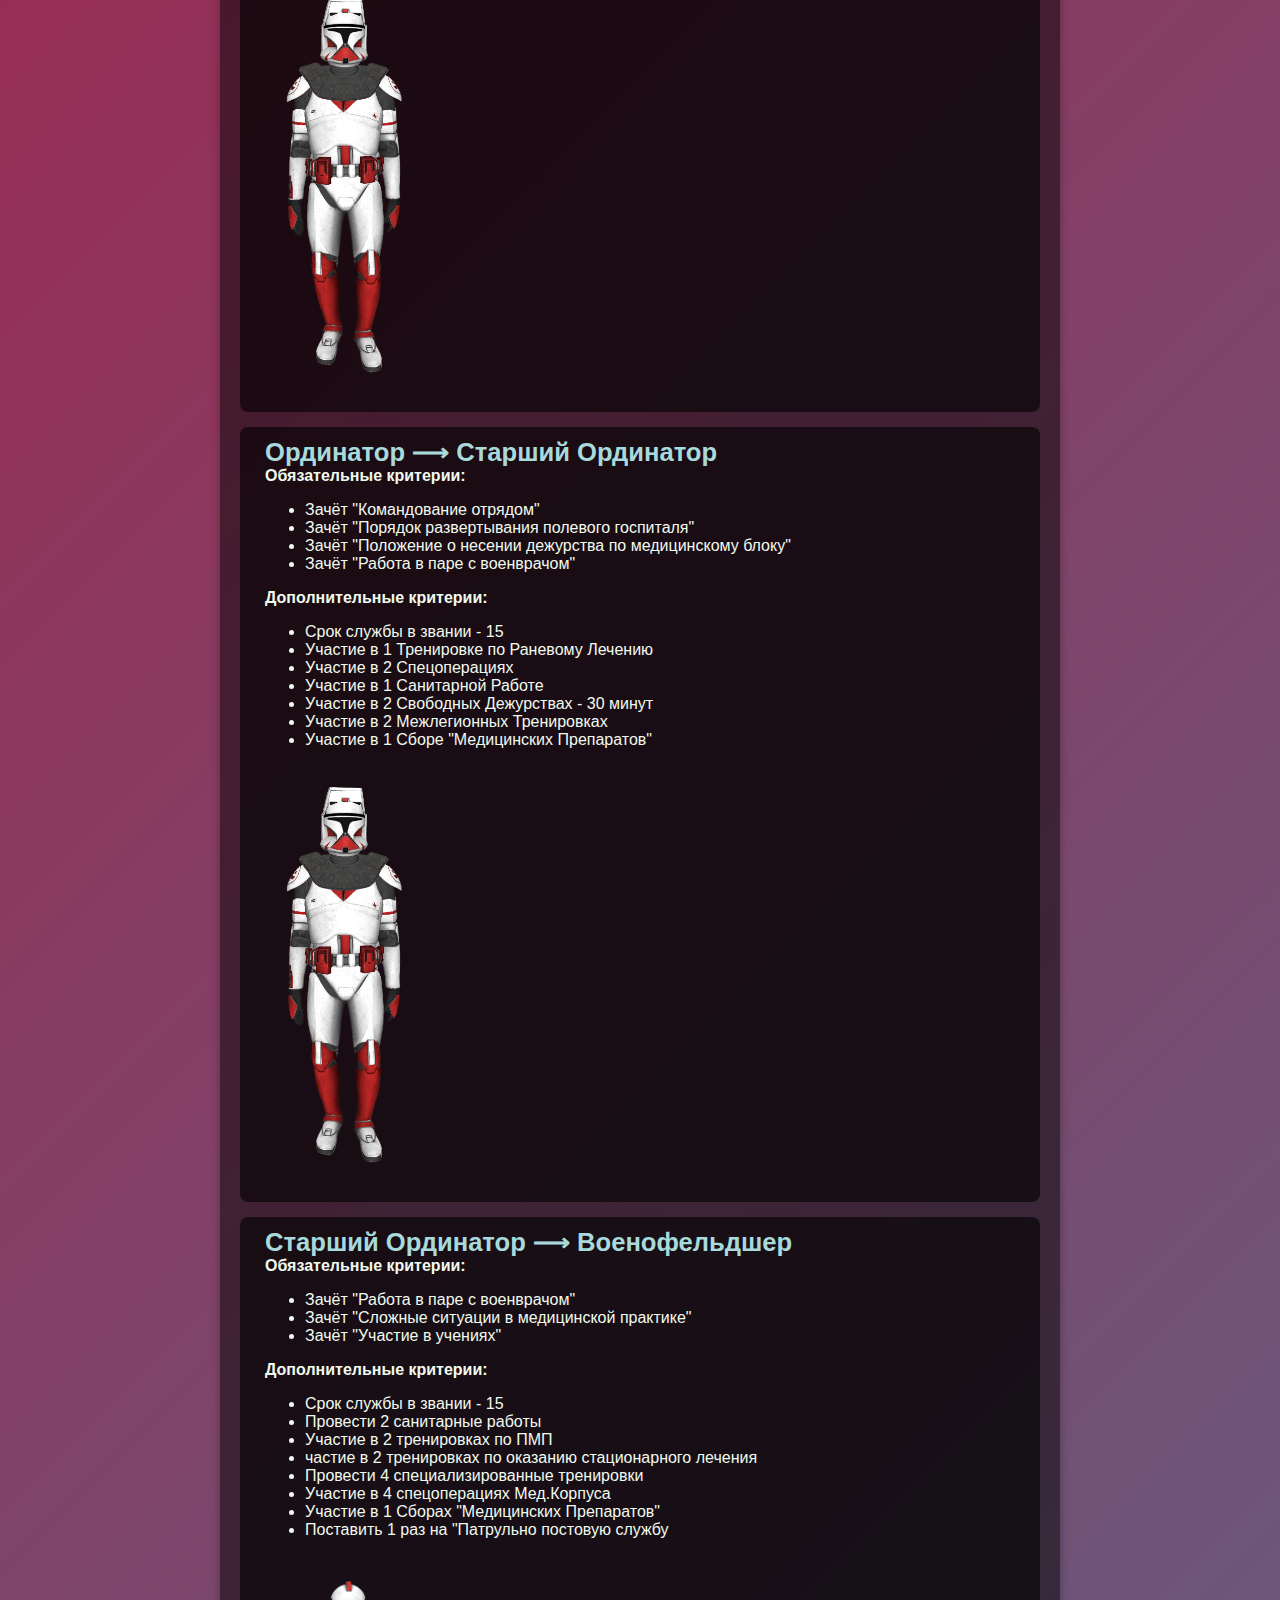
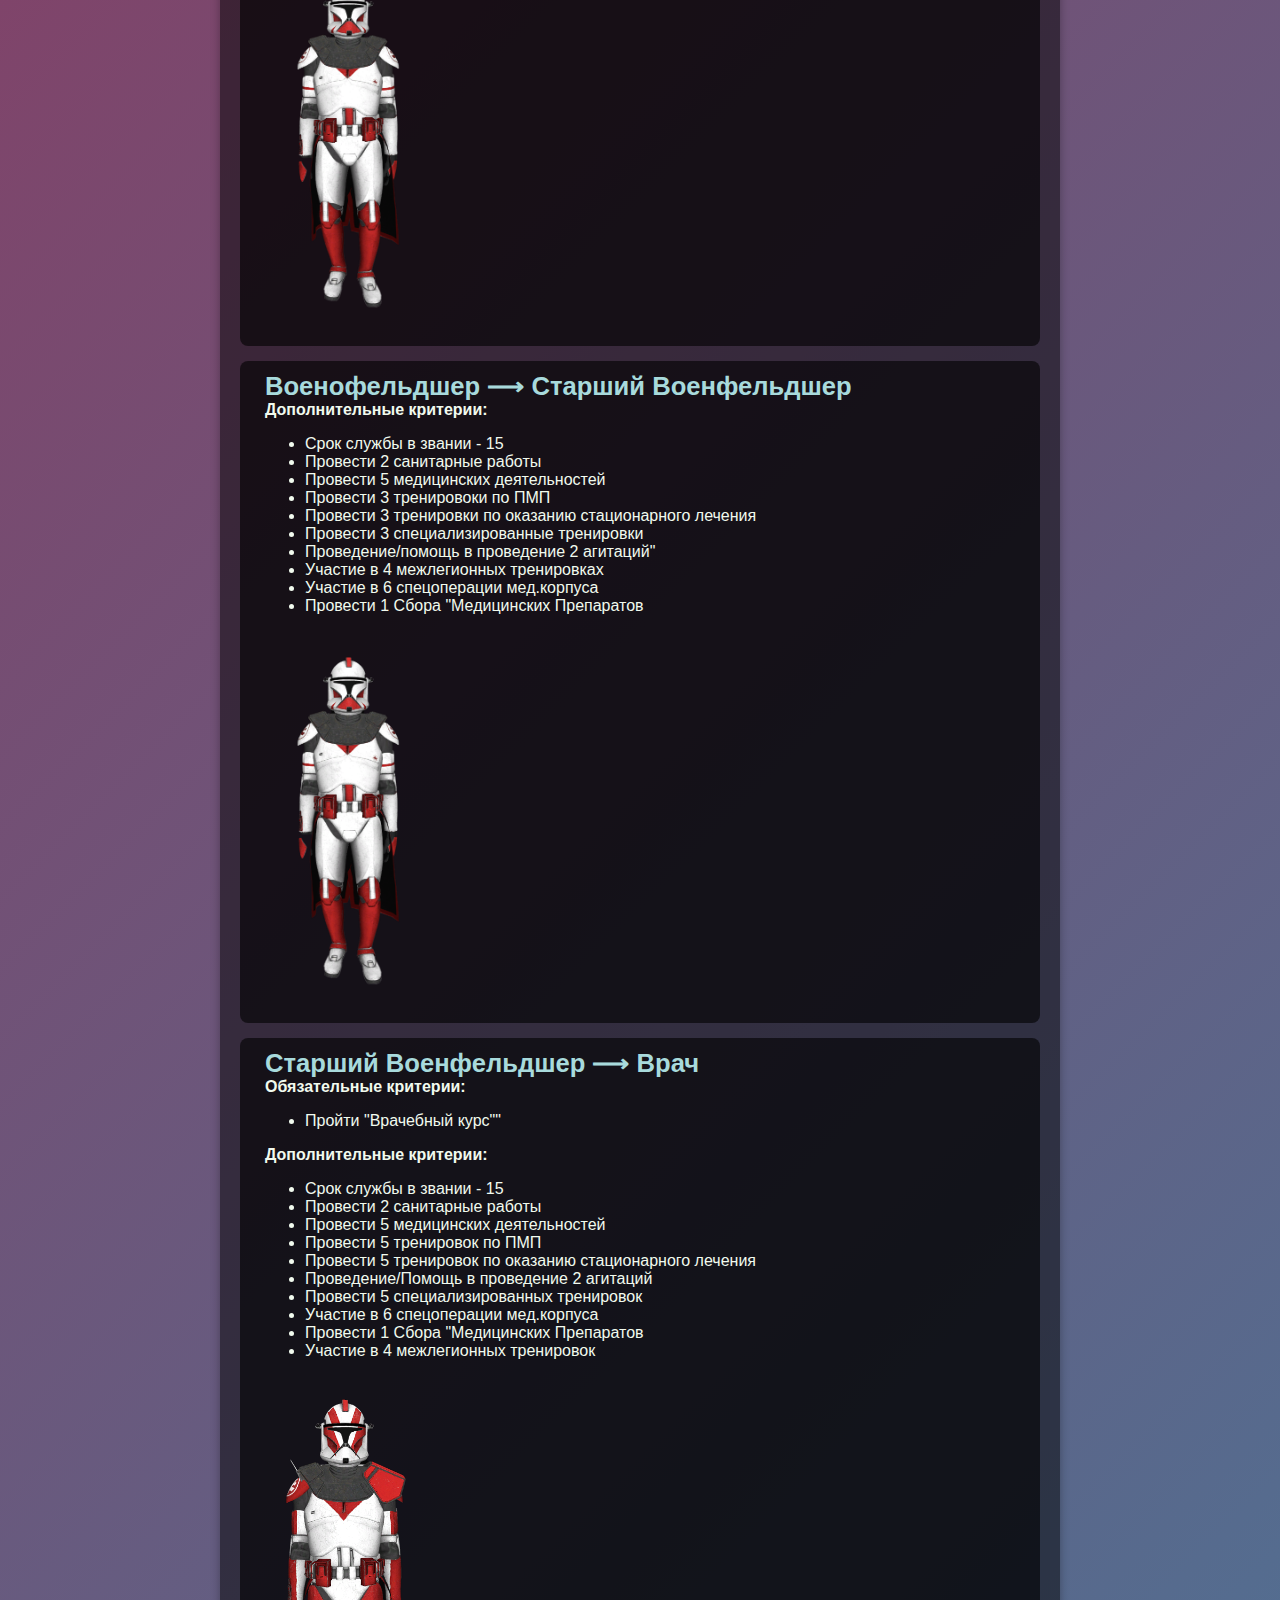
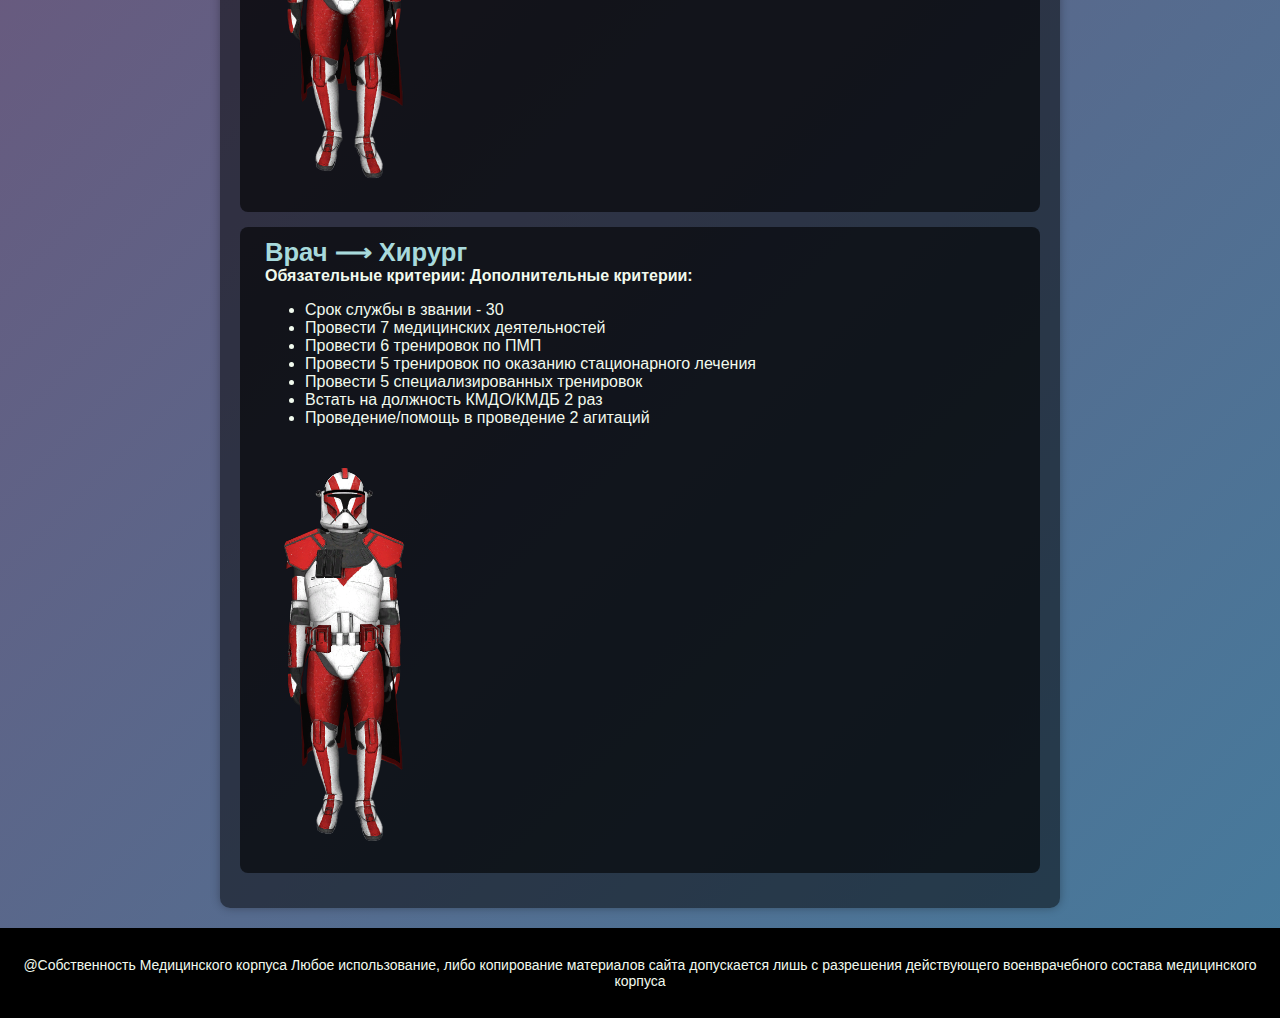
<file: templates/upgrade_system.html>
<!DOCTYPE html>
<html lang="ru">
<head>
    <meta charset="UTF-8">
    <meta name="viewport" content="width=device-width, initial-scale=1.0">
    <title>Система повышения</title>
    <link rel="stylesheet" href="/static/style mobile.css">
    <link rel="stylesheet" href="/static/styles.css">
    <style>
        /* Основной стиль */
        body {
            font-family: 'Arial', sans-serif;
            margin: 0;
            padding: 0;
            background: linear-gradient(135deg, #AF1740, #457b9d);
            color: #f1faee;
        }

        /* Анимация плавного появления */
        @keyframes fadeIn {
            from {
                opacity: 0;
                transform: translateY(-20px);
            }
            to {
                opacity: 1;
                transform: translateY(0);
            }
        }

        /* Анимация легкого подпрыгивания для секций */
        @keyframes bounceIn {
            0% {
                transform: scale(0.9);
                opacity: 0;
            }
            50% {
                transform: scale(1.05);
                opacity: 1;
            }
            100% {
                transform: scale(1);
            }
        }

        /* Заголовок и навигация */
        .header {
            text-align: center;
            padding: 50px 20px;
            background: rgba(0, 0, 0, 0.7);
            margin-bottom: 20px;
            border-radius: 10px;
            animation: fadeIn 1s ease-in-out;
        }
        .header h1 {
            font-size: 3rem;
            color: #ffffff;
        }
        nav {
            margin: 20px 0;
            animation: fadeIn 1.2s ease-in-out;
        }
        .nav-list {
            list-style: none;
            padding: 0;
            display: flex;
            justify-content: center;
        }
        .nav-list li {
            margin: 0 15px;
        }
        .nav-list a {
            color: #36C2CE;
            font-size: 1.5rem;
            text-decoration: none;
            transition: color 0.3s;
        }
        .nav-list a:hover {
            color: white;
        }

        /* Секция достижений */
        .achievement-container {
            max-width: 800px;
            margin: 20px auto;
            padding: 20px;
            background: rgba(0, 0, 0, 0.5);
            border-radius: 10px;
            box-shadow: 0 0 10px rgba(0, 0, 0, 0.3);
            overflow-x: auto;
            animation: fadeIn 1.5s ease;
        }
        
        /* Стили для позиций */
        .position {
            display: flex;
            align-items: flex-start;
            justify-content: space-between;
            margin: 15px 0;
            padding: 10px;
            border-radius: 8px;
            background: rgba(0, 0, 0, 0.6);
            animation: bounceIn 0.8s ease;
        }
        .position h3 {
            font-size: 1.6rem;
            color: #a8dadc;
            flex: 1;
        }
        .position div {
            flex: 2;
            text-align: left;
            margin-left: 15px;
        }
        .position img {
            width: 150px;
            height: auto;
            flex-shrink: 0;
        }

        /* Таблица */
        table {
            width: 100%;
            border-collapse: collapse;
            margin-top: 20px;
        }
        th, td {
            border: 1px solid #fff;
            padding: 8px;
            text-align: left;
            transition: transform 0.3s, background-color 0.3s;
        }
        th {
            background: rgba(255, 255, 255, 0.1);
        }
        tr:hover {
            background-color: rgba(255, 255, 255, 0.2);
        }
        tr:hover td {
            transform: scale(1.05);
        }

        /* Футер */
        .footer {
            text-align: center;
            padding: 15px;
            background-color: #000000;
            color: #f1faee;
            font-size: 14px;
            animation: fadeIn 1.8s ease-in;
        }
    </style> 
</head>
<body>
    <header class="header">
        <h1>Система повышения</h1>
        <nav>
            <ul class="nav-list">
                <li><a href="/templates/index.html">Главная страница</a></li>
                <li><a href="/templates/main_info.html">Основная информация</a></li>
                <li><a href="/templates/awards.html">Награды</a></li>
                <li><a href="/templates/documentation.html">Документация</a></li>
                <li><a href="/templates/military_doctors.html">Военврачи 1-го ранга</a></li>
            </ul>
        </nav>
    </header>

    <section class="info achievement-container">
        <h2>Критерии повышения званий</h2>

        <div class="position">
            <div>
                <h3>Практикант ⟶ Интерн</h3>
                <strong>Обязательные критерии:</strong>
                <ul>
                    <li>Пройти "Вступительное ознакомление"</li>
                    <li>Практика по "КОМ"</li>
                    <li>Зачёт "Ведение Мед.Карт"</li>
                    <li>Лекция "Основы по командованию отрядом"</li>
                    <li>Лекция "Положение Дежурной Службы"</li>
                    <li>Завести себе "Мед.Карту", если нету</li>
                    <li>Зачитать Клятву при повышении</li>
                </ul>
                <strong>Дополнительные критерии:</strong>
                <ul>
                    <li>Срок службы в звании - 5</li>
                    <li>Участие в 1 Спец.Тренировке (Медицинская подготовка)</li>
                    <li>Участие в 1 Санитарной Работе</li>
                    <li>Участие в 1 Межлегионной Тренировке / Свободной Тренировке</li>
                    <li>Участие в 2 Спецоперациях Мед.Корпуса</li>
                    <li>Участие в 1 Стационарном Дежурстве - 30 минут</li>
                    <li>Участие в 2 Мед.Деятельностях</li>
                    <li>Участие в 1 Сборе "Медицинских Препаратов"</li>
                </ul>
            </div>
            <img src="/templates/Intern.png" alt="Intern">
        </div>

        <div class="position">
            <div>
                <h3>Интерн ⟶ Ординатор</h3>
                <strong>Обязательные критерии:</strong>
                <ul>
                    <li>Практика "Командование отрядом"</li>
                    <li>Зачёт "Любая из тем КОМ"</li>
                    <li>Зачёт "Внештатные ситуации"</li>
                    <li>Пройти "Курс Ординатуры"</li>
                    <li>Лекция "Распределение и командование отрядом на Спец.Операции"</li>
                </ul>
                <strong>Дополнительные критерии:</strong>
                <ul>
                    <li>Срок службы в звании - 10</li>
                    <li>Участие в 1 Тренировке по оказанию Стационарного Лечения</li>
                    <li>Участие в 1 Санитарной Работе</li>
                    <li>Участие в 1 Свободном Дежурстве - 30 минут</li>
                    <li>Участие в 2 Межлегионных Тренировках</li>
                    <li>Участие в 3 Спецоперациях Мед.Корпуса</li>
                    <li>Участие в 2 Спец.Тренировках</li>
                    <li>Участие в 2 Тренировках по ПМП</li>
                    <li>Участие в 2 Медицинских Деятельностях</li>
                    <li>Участие в 1 Сборе "Медицинских Препаратов"</li>
                </ul>
            </div>
            <img src="/templates/Ordinator.png" alt="Ordinator">
        </div>

        <div class="position">
            <div>
                <h3>Ординатор ⟶ Старший Ординатор</h3>
                <strong>Обязательные критерии:</strong>
                <ul>
                    <li>Зачёт "Командование отрядом"</li>
                    <li>Зачёт "Порядок развертывания полевого госпиталя"</li>
                    <li>Зачёт "Положение о несении дежурства по медицинскому блоку"</li>
                    <li>Зачёт "Работа в паре с военврачом"</li>
                </ul>
                <strong>Дополнительные критерии:</strong>
                <ul>
                    <li>Срок службы в звании - 15</li>
                    <li>Участие в 1 Тренировке по Раневому Лечению</li>
                    <li>Участие в 2 Спецоперациях</li>
                    <li>Участие в 1 Санитарной Работе</li>
                    <li>Участие в 2 Свободных Дежурствах - 30 минут</li>
                    <li>Участие в 2 Межлегионных Тренировках</li>
                    <li>Участие в 1 Сборе "Медицинских Препаратов"</li>
                </ul>
            </div>
            <img src="/templates/Ordinator.png" alt="Senior Ordinator">
        </div>

        <div class="position">
            <div>
                <h3>Старший Ординатор ⟶ Военофельдшер</h3>
                <strong>Обязательные критерии:</strong>
                <ul>
                    <li>Зачёт "Работа в паре с военврачом"</li>
                    <li>Зачёт "Сложные ситуации в медицинской практике"</li>
                    <li>Зачёт "Участие в учениях"</li>
                </ul>
                <strong>Дополнительные критерии:</strong>
                <ul>
                    <li>Срок службы в звании - 15</li>
                    <li>Провести 2 санитарные работы</li>
                    <li>Участие в 2 тренировках по ПМП</li>
                    <li>частие в 2 тренировках по оказанию стационарного лечения</li>
                    <li>Провести 4 специализированные тренировки</li>
                    <li>Участие в 4 спецоперациях Мед.Корпуса</li>
                    <li>Участие в 1 Сборах "Медицинских Препаратов"</li>
                    <li>Поставить 1 раз на "Патрульно постовую службу</li>
                </ul>
            </div>
            <img src="/templates/Военофельдшер.png" alt="Military Medic">
        </div>
        <div class="position">
            <div>
                <h3>Военофельдшер ⟶ Старший Военфельдшер</h3>
                <strong>Дополнительные критерии:</strong>
                <ul>
                    <li>Срок службы в звании - 15</li>
                    <li>Провести 2 санитарные работы</li>
                    <li>Провести 5 медицинских деятельностей</li>
                    <li>Провести 3 тренировоки по ПМП</li>
                    <li>Провести 3 тренировки по оказанию стационарного лечения</li>
                    <li>Провести 3 специализированные тренировки</li>
                    <li>Проведение/помощь в проведение 2 агитаций"</li>
                    <li>Участие в 4 межлегионных тренировках</li>
                    <li>Участие в 6 спецоперации мед.корпуса</li>
                    <li>Провести 1 Сбора "Медицинских Препаратов</li>
                </ul>
            </div>
            <img src="/templates/Военофельдшер.png" alt="Military Medic">
        </div>

        <div class="position">
            <div>
                <h3>Старший Военфельдшер ⟶ Врач</h3>
                <strong>Обязательные критерии:</strong>
                <ul>
                    <li>Пройти "Врачебный курс""</li>
                </ul>
                <strong>Дополнительные критерии:</strong>
                <ul>
                    <li>Срок службы в звании - 15</li>
                    <li>Провести 2 санитарные работы</li>
                    <li>Провести 5 медицинских деятельностей</li>
                    <li>Провести 5 тренировок по ПМП</li>
                    <li>Провести 5 тренировок по оказанию стационарного лечения</li>
                    <li>Проведение/Помощь в проведение 2 агитаций</li>
                    <li>Провести 5 специализированных тренировок</li>
                    <li>Участие в 6 спецоперации мед.корпуса</li>
                    <li>Провести 1 Сбора "Медицинских Препаратов</li>
                    <li> Участие в 4 межлегионных тренировок</li>
                </ul>
            </div>
            <img src="/templates/Врач.png" alt="Doctor">
        </div>

        <div class="position">
            <div>
                <h3>Врач ⟶ Хирург</h3>
                <strong>Обязательные критерии:</strong>
                <strong>Дополнительные критерии:</strong>
                <ul>
                    <li>Срок службы в звании - 30</li>
                    <li>Провести 7 медицинских деятельностей</li>
                    <li>Провести 6 тренировок по ПМП</li>
                    <li>Провести 5 тренировок по оказанию стационарного лечения</li>
                    <li>Провести 5 специализированных тренировок</li>
                    <li>Встать на должность КМДО/КМДБ 2 раз</li>
                    <li>Проведение/помощь в проведение 2 агитаций</li>
                </ul>
            </div>
            <img src="/templates/Хирург.png" alt="Surgeon">
        </div>
    </section>

    <footer class="footer">
        <p>@Собственность Медицинского корпуса
            Любое использование, либо копирование материалов сайта допускается лишь с разрешения действующего военврачебного состава медицинского корпуса</p>
    </footer>
</body>
</html>
</file>
<file: static/style mobile.css>
/* Мобильная версия (до 768px) */

body {
    font-family: 'Arial', sans-serif;
    margin: 0;
    padding: 0;
    background: linear-gradient(135deg, #AF1740, #457b9d);
    color: #f1faee;
}

.header {
    text-align: center;
    padding: 20px;
    background: rgba(0, 0, 0, 0.7);
    margin-bottom: 20px;
    border-radius: 10px;
}

.header h1 {
    font-size: 2rem; /* Меньше для мобильного */
    color: #f1faee;
}

.nav-list {
    list-style: none;
    padding: 0;
    display: flex;
    justify-content: center;
    flex-wrap: wrap; /* Оборачивание для мобильного */
}

.nav-list li {
    margin: 5px 10px;
}

.nav-list a {
    color: #36C2CE;
    font-size: 1rem; /* Уменьшенный шрифт */
    text-decoration: none;
}

.info {
    padding: 15px;
    background: rgba(0, 0, 0, 0.5);
    margin: 15px;
    border-radius: 10px;
}

.position {
    display: flex;
    flex-direction: column; /* В столбик для мобильного */
    align-items: center;
    margin: 15px 0;
    padding: 10px;
    border-radius: 8px;
    background: rgba(0, 0, 0, 0.6);
    text-align: center;
}

.position h3 {
    font-size: 1.4rem; /* Меньше для мобильного */
    color: #a8dadc;
    margin-bottom: 10px;
}

.position img {
    width: 80px; /* Уменьшенный размер изображения */
    margin: 10px 0;
    display: block;
}

.footer-text {
    text-align: center;
    padding: 10px 0;
    background: rgba(0, 0, 0, 0.7);
    width: 100%;
    font-size: 0.9rem; /* Меньше для мобильного */
}

/* Контейнер достижений */
.achievement-container {
    margin: 15px;
    padding: 15px;
    background: rgba(0, 0, 0, 0.6);
    border-radius: 10px;
}

/* Заголовок достижений */
.header-title {
    text-align: center;
    font-size: 2rem;
    color: #a8dadc;
}

/* Достижение */
.achievement {
    border: 1px solid #fff;
    border-radius: 5px;
    padding: 15px;
    margin-bottom: 15px;
    background-color: rgba(255, 255, 255, 0.1);
    transition: background-color 0.3s;
}

.achievement:hover {
    background-color: rgba(255, 255, 255, 0.2);
}

/* Заголовок достижения */
.achievement-header {
    display: flex;
    justify-content: space-between;
    align-items: center;
}

/* Сложность */
.difficulty {
    font-weight: bold;
    color: #ff5722;
}

/* Изображения */
img {
    max-width: 100%;
    height: auto;
    margin-top: 10px;
}

/* Требования */
.requirement {
    margin-top: 10px;
}

/* Анимации */
@keyframes fadeIn {
    from {
        opacity: 0;
    }
    to {
        opacity: 1;
    }
}

@keyframes slideIn {
    from {
        transform: translateY(-50px);
        opacity: 0;
    }
    to {
        transform: translateY(0);
        opacity: 1;
    }
}

/* Responsive Design Adjustments */
@media (max-width: 768px) {
    .header h1 {
        font-size: 2rem;
    }

    .nav-list a {
        font-size: 1rem;
    }

    .position {
        flex-direction: column;
        align-items: center;
    }

    .position img {
        width: 80px;
    }

    .header-title {
        font-size: 1.8rem;
    }

    .achievement {
        padding: 10px;
        font-size: 1rem;
    }

    .difficulty {
        font-size: 1rem;
    }
}

@media (max-width: 480px) {
    .header h1 {
        font-size: 1.8rem;
    }

    .nav-list a {
        font-size: 0.9rem;
    }

    .position h3 {
        font-size: 1.4rem;
    }

    .position img {
        width: 60px;
    }

    .header-title {
        font-size: 1.6rem;
    }

    .achievement {
        padding: 8px;
    }
}
</file>
<file: static/styles.css>
/* Основной фон страницы */
body {
    font-family: 'Arial', sans-serif;
    margin: 0;
    padding: 0;
    background: linear-gradient(135deg, #AF1740, #457b9d);
    color: #f1faee;
}

.header {
    text-align: center;
    padding: 20px;
    background: rgba(0, 0, 0, 0.7);
    margin-bottom: 20px;
    border-radius: 10px;
}

.header h1 {
    font-size: 3rem;
    color: #f1faee;
}

.nav-list {
    list-style: none;
    padding: 0;
    display: flex;
    justify-content: center;
}

.nav-list li {
    margin: 0 15px;
}

.nav-list a {
    color: #36C2CE;
    font-size: 1.5rem;
    text-decoration: none;
}

.info {
    padding: 20px;
    background: rgba(0, 0, 0, 0.5);
    margin: 20px;
    border-radius: 10px;
}

.position {
    display: flex;
    align-items: center;
    justify-content: space-between;
    margin: 20px 0;
    padding: 10px;
    border-radius: 8px;
    background: rgba(0, 0, 0, 0.6);
    text-align: left;
}

.position h3 {
    font-size: 1.8rem;
    color: #a8dadc;
    margin: 0;
    flex: 1;
}

.position div {
    flex: 1;
    text-align: left;
    padding-right: 20px;
}

.position img {
    width: 120px;
    height: auto;
    margin-left: 20px;
    display: block;
}

.footer-text {
    text-align: center;
    padding: 10px 0;
    background: rgba(0, 0, 0, 0.7);
    width: 100%;
    font-size: 1rem;
}

/* Контейнер достижений */
.achievement-container {
    margin: 20px;
    padding: 20px;
    background: rgba(0, 0, 0, 0.6);
    border-radius: 10px;
}

/* Заголовок достижений */
.header-title {
    text-align: center;
    font-size: 2.5rem;
    color: #a8dadc;
}

/* Достижение */
.achievement {
    border: 1px solid #fff;
    border-radius: 5px;
    padding: 15px;
    margin-bottom: 15px;
    background-color: rgba(255, 255, 255, 0.1);
    transition: background-color 0.3s;
}

.achievement:hover {
    background-color: rgba(255, 255, 255, 0.2);
}

/* Заголовок достижения */
.achievement-header {
    display: flex;
    justify-content: space-between;
    align-items: center;
}

/* Сложность */
.difficulty {
    font-weight: bold;
    color: #ff5722;
}

/* Изображения */
img {
    max-width: 100%;
    height: auto;
    margin-top: 10px;
}

/* Требования */
.requirement {
    margin-top: 10px;
}

/* Анимации */
@keyframes fadeIn {
    from {
        opacity: 0;
    }
    to {
        opacity: 1;
    }
}

@keyframes slideIn {
    from {
        transform: translateY(-50px);
        opacity: 0;
    }
    to {
        transform: translateY(0);
        opacity: 1;
    }
}

/* Медиазапросы для адаптивного дизайна */
@media (min-width: 1200px) {
    .adaptyve {
        width: 1000px;
        grid-template-columns: 1fr 280px;
    }
}

@media (max-width: 1000px) {
    .adaptyve {
        width: 768px;
        grid-template-columns: 1fr 250px;
    }
}

@media (max-width: 768px) {
    .title {
        font-size: 4.5vw;
    }
    .adaptyve {
        width: 480px;
        grid-template-columns: 1fr;
        grid-auto-rows: 100px;
    }
}

@media (max-width: 480px) {
    .title {
        font-size: 4.5vw;
    }
    .adaptyve {
        width: 100%;
    }
}
.legend-card {
    display: flex;
    flex-direction: column;
    justify-content: flex-start;
    align-items: center;
    position: relative;
    width: 250px;
    height: 400px;
    margin: 15px;
    border-radius: 10px;
    background: rgba(0, 0, 0, 0.6);
    box-shadow: 0 4px 6px rgba(0, 0, 0, 0.7);
    cursor: pointer;
    overflow: hidden; /* Скрываем всё выходящее за границы карточки */
}

.legend-img {
    width: 100%; /* Растягиваем изображение на ширину карточки */
    height: 250px; /* Фиксированная высота изображения */
    object-fit: cover; /* Заполняем контейнер, обрезая лишнее */
    object-position: top; /* Центрирование изображения по верхней части */
    border-top-left-radius: 10px;
    border-top-right-radius: 10px;
    background-color: #000; /* Дополнительный фон */
}

.legend-info {
    padding: 10px;
    text-align: center;
    color: #a8dadc;
}

.legend-details {
    position: absolute;
    bottom: -100%;
    left: 0;
    width: 100%;
    background: rgba(0, 0, 0, 0.9);
    color: #f1faee;
    text-align: center;
    padding: 10px;
    box-sizing: border-box;
    transition: bottom 0.5s ease;
}

.legend-card.active .legend-details {
    bottom: 0;
}
</file>
